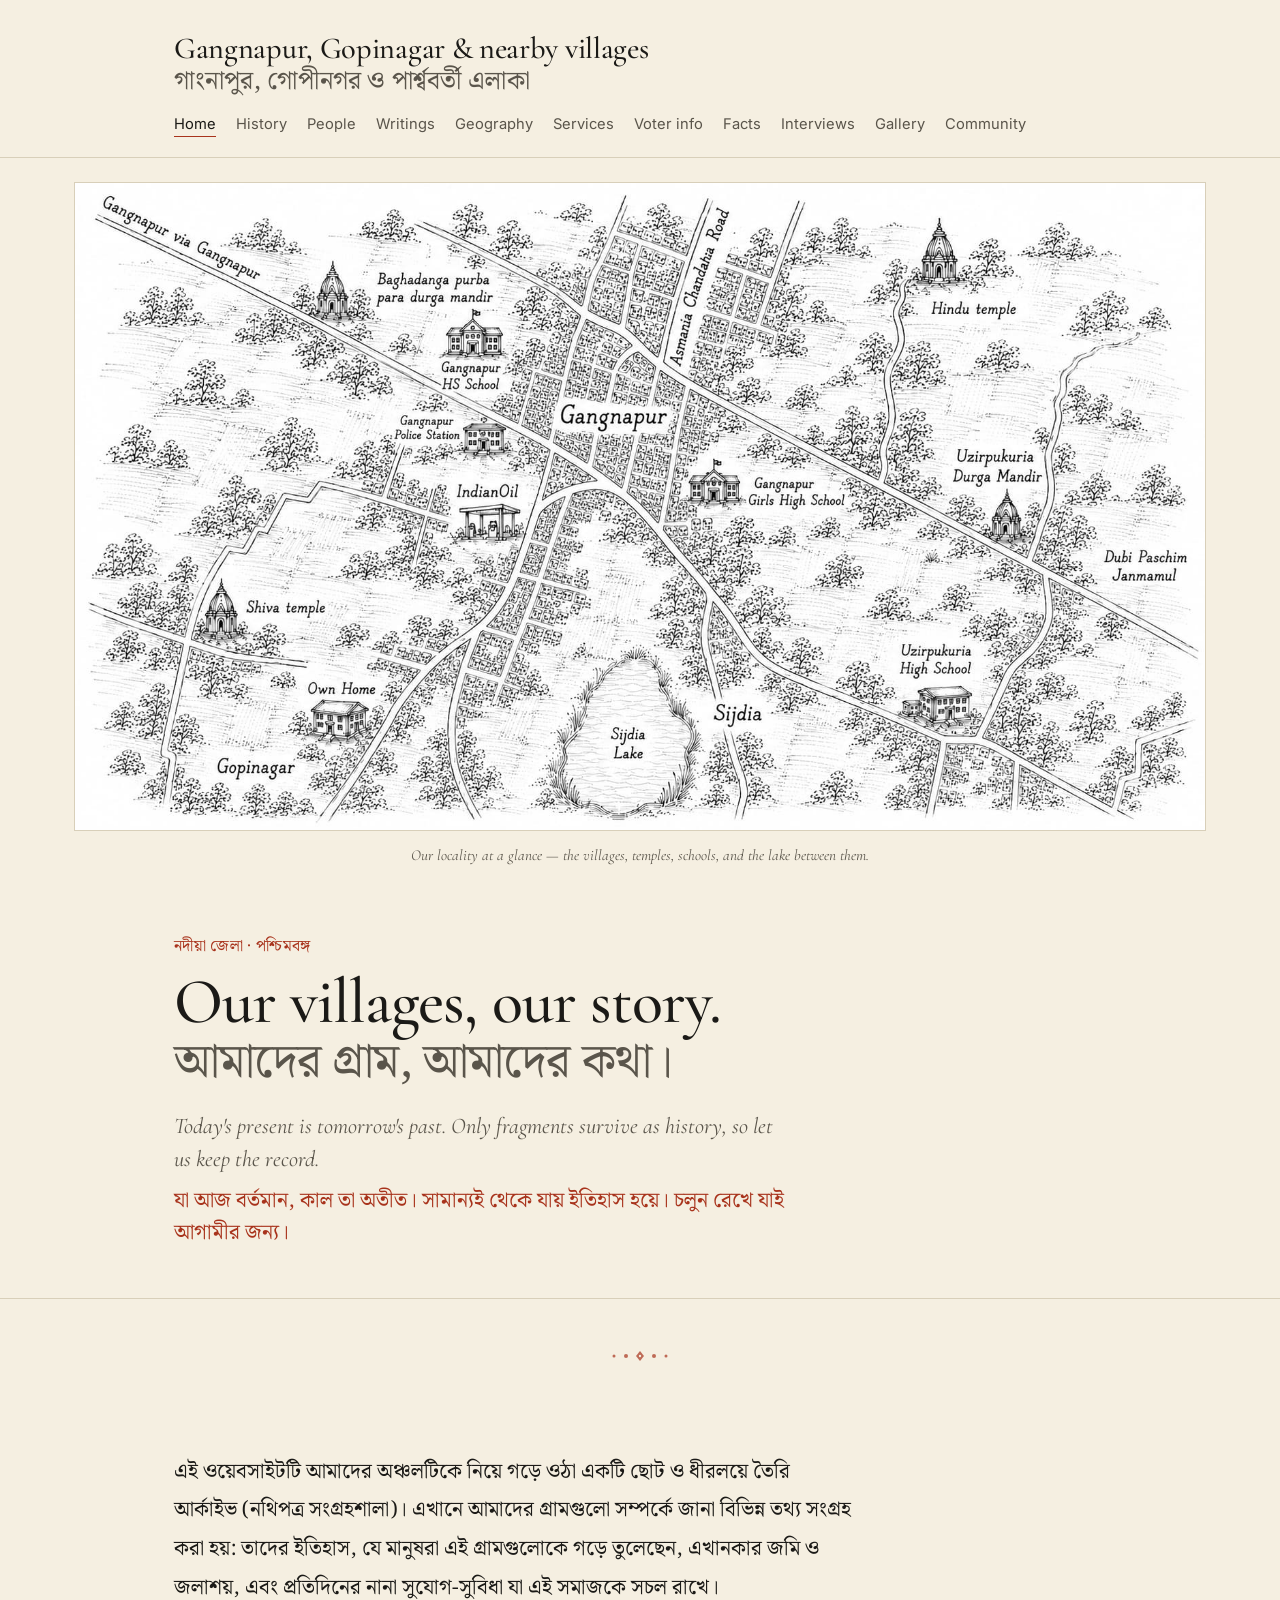
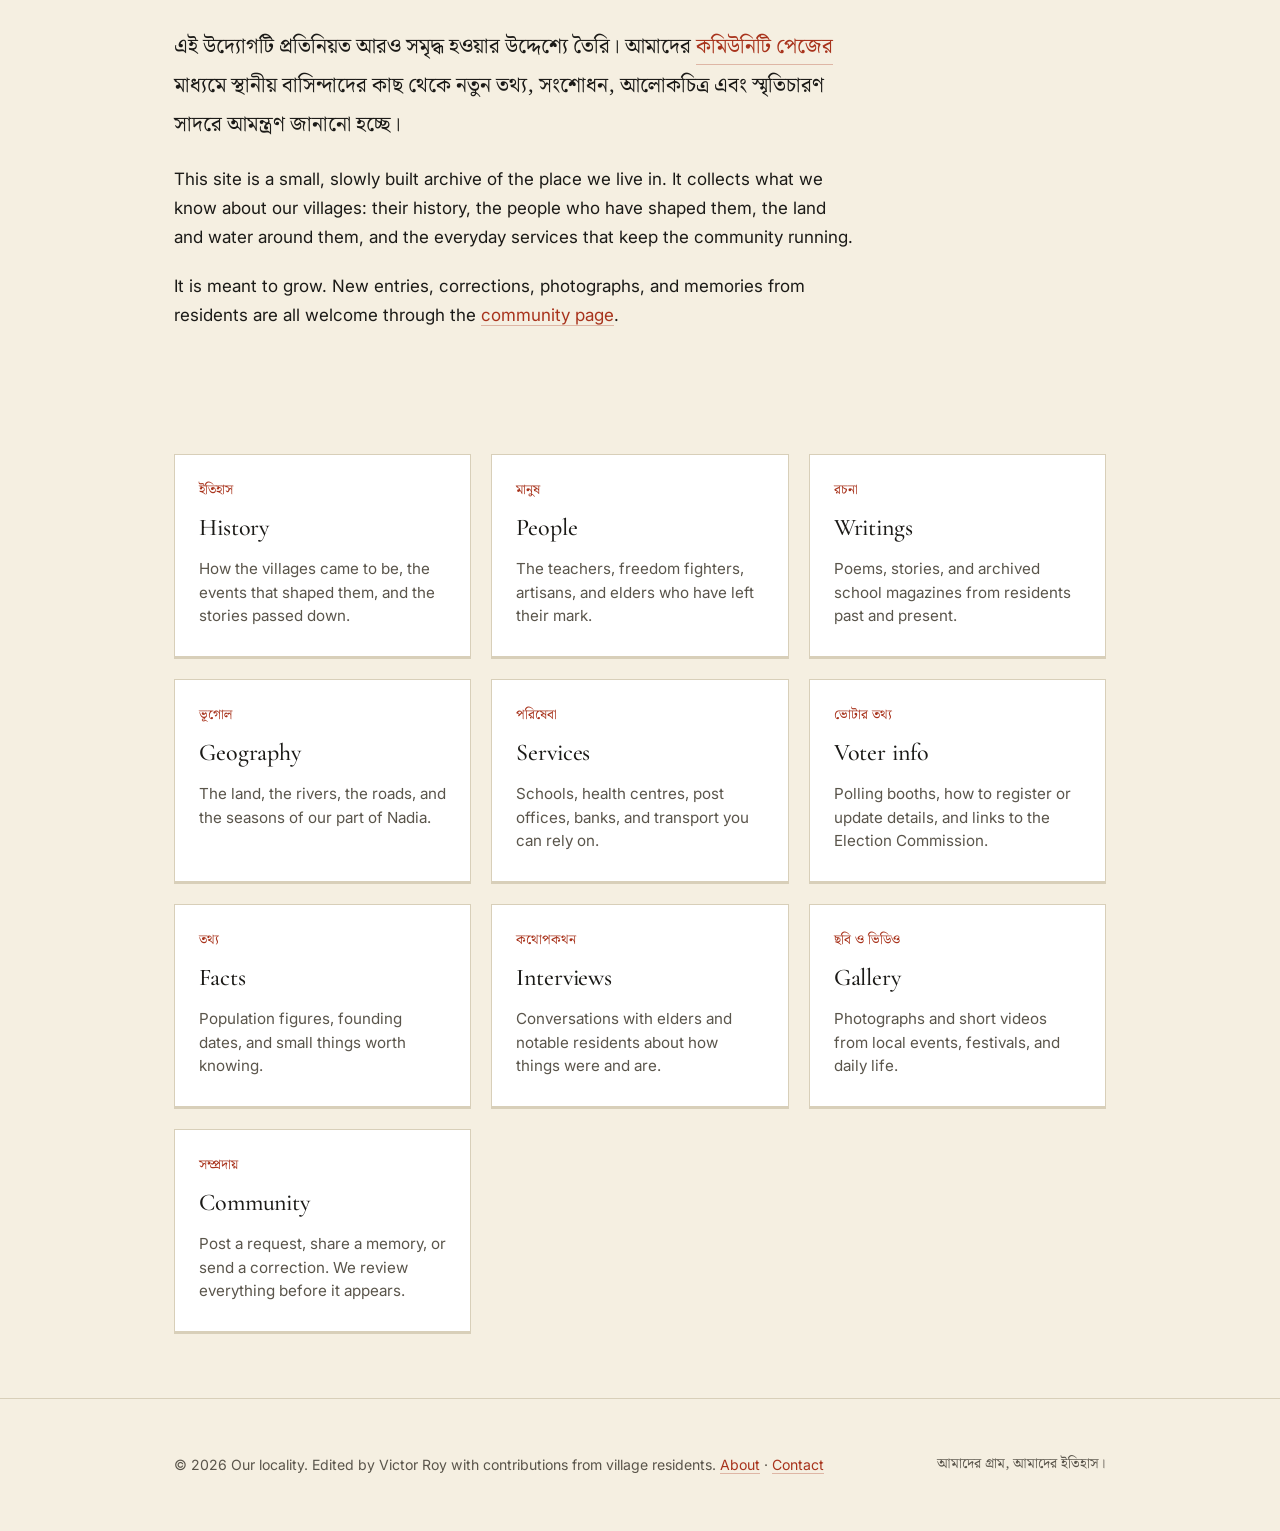
<file: index.html>
<!DOCTYPE html>
<html lang="en">
<head>
<meta charset="UTF-8">
<meta name="viewport" content="width=device-width, initial-scale=1">
<title>Our locality — Gangnapur, Gopinagar and nearby villages</title>
<meta name="description" content="A community-built history and information site for Gangnapur, Gopinagar, and neighbouring villages in Nadia district, West Bengal.">
<link rel="preconnect" href="https://fonts.googleapis.com">
<link rel="preconnect" href="https://fonts.gstatic.com" crossorigin>
<link href="https://fonts.googleapis.com/css2?family=Cormorant+Garamond:ital,wght@0,400;0,500;1,400&family=Inter:wght@400;500&family=Noto+Serif+Bengali:wght@400;500&display=swap" rel="stylesheet">
<link rel="stylesheet" href="css/style.css">
</head>
<body>

<!-- ============================================================
     SHARED HEADER  —  copy this block into every page
     Update one item: the .active class on the current page link
     ============================================================ -->
<header class="site-header">
  <div class="wrap">
    <h1 class="site-title">
      <a href="index.html">
        Gangnapur, Gopinagar &amp; nearby villages
        <span class="bangla">গাংনাপুর, গোপীনগর ও পার্শ্ববর্তী এলাকা</span>
      </a>
    </h1>
    <nav class="site-nav" aria-label="Primary">
      <ul>
        <li><a href="index.html" class="active">Home</a></li>
        <li><a href="history.html">History</a></li>
        <li><a href="people.html">People</a></li>
        <li><a href="writings.html">Writings</a></li>
        <li><a href="geography.html">Geography</a></li>
        <li><a href="services.html">Services</a></li>
        <li><a href="voter.html">Voter info</a></li>
        <li><a href="facts.html">Facts</a></li>
        <li><a href="interviews.html">Interviews</a></li>
        <li><a href="gallery.html">Gallery</a></li>
        <li><a href="community.html">Community</a></li>
      </ul>
    </nav>
  </div>
</header>
<!-- ============================================================
     END SHARED HEADER
     ============================================================ -->

<main>
<figure class="hero-map">
  <div class="hero-map-inner">
    <img src="images/GopinagarGangnapurHandDrawnMap.jpg"
         alt="A hand-drawn map of our locality, showing Gangnapur, Gopinagar, Sijdia, Uzirpukuria and the lanes, temples and lakes between them.">
    <figcaption>Our locality at a glance &mdash; the villages, temples, schools, and the lake between them.</figcaption>
  </div>
</figure>
  <section class="hero">
    <div class="wrap">
      <p class="hero-eyebrow">নদীয়া জেলা · পশ্চিমবঙ্গ</p>
      <h2 class="hero-title">
        Our villages, our story.
        <span class="bangla">আমাদের গ্রাম, আমাদের কথা।</span>
      </h2>
      <p class="hero-lede">
        Today's present is tomorrow's past. Only fragments survive as history, so let us keep the record.
        <span class="bangla">যা আজ বর্তমান, কাল তা অতীত। সামান্যই থেকে যায় ইতিহাস হয়ে। চলুন রেখে যাই আগামীর জন্য।</span>
      </p>
    </div>
  </section>

  <div class="wrap">

    <!-- alpana-inspired section ornament -->
    <div class="ornament" aria-hidden="true">
      <svg viewBox="0 0 64 18" xmlns="http://www.w3.org/2000/svg">
        <circle cx="6" cy="9" r="1.5" fill="currentColor"/>
        <circle cx="18" cy="9" r="2" fill="currentColor"/>
        <path d="M28 9 L32 4 L36 9 L32 14 Z" fill="currentColor"/>
        <circle cx="32" cy="9" r="1.2" fill="var(--paper)"/>
        <circle cx="46" cy="9" r="2" fill="currentColor"/>
        <circle cx="58" cy="9" r="1.5" fill="currentColor"/>
      </svg>
    </div>

<!-- EDIT: the intro paragraph below -->
<section class="prose">
  <p lang="bn">এই ওয়েবসাইটটি আমাদের অঞ্চলটিকে নিয়ে গড়ে ওঠা একটি ছোট ও ধীরলয়ে তৈরি আর্কাইভ (নথিপত্র সংগ্রহশালা)। এখানে আমাদের গ্রামগুলো সম্পর্কে জানা বিভিন্ন তথ্য সংগ্রহ করা হয়: তাদের ইতিহাস, যে মানুষরা এই গ্রামগুলোকে গড়ে তুলেছেন, এখানকার জমি ও জলাশয়, এবং প্রতিদিনের নানা সুযোগ-সুবিধা যা এই সমাজকে সচল রাখে।</p>

  <p lang="bn">এই উদ্যোগটি প্রতিনিয়ত আরও সমৃদ্ধ হওয়ার উদ্দেশ্যে তৈরি। আমাদের <a href="community.html">কমিউনিটি পেজের</a> মাধ্যমে স্থানীয় বাসিন্দাদের কাছ থেকে নতুন তথ্য, সংশোধন, আলোকচিত্র এবং স্মৃতিচারণ সাদরে আমন্ত্রণ জানানো হচ্ছে।</p>

  <p>
    This site is a small, slowly built archive of the place we live in. It collects what we know about our villages: their history, the people who have shaped them, the land and water around them, and the everyday services that keep the community running.
  </p>
  <p>
    It is meant to grow. New entries, corrections, photographs, and memories from residents are all welcome through the <a href="community.html">community page</a>.
  </p>
</section>


    <!-- Section grid — clickable cards to the main sub-pages -->
    <section class="section-grid" aria-label="Site sections">

      <article class="section-card">
        <a href="history.html">
          <span class="bangla">ইতিহাস</span>
          <h3>History</h3>
          <p>How the villages came to be, the events that shaped them, and the stories passed down.</p>
        </a>
      </article>

      <article class="section-card">
        <a href="people.html">
          <span class="bangla">মানুষ</span>
          <h3>People</h3>
          <p>The teachers, freedom fighters, artisans, and elders who have left their mark.</p>
        </a>
      </article>

      <article class="section-card">
        <a href="writings.html">
          <span class="bangla">রচনা</span>
          <h3>Writings</h3>
          <p>Poems, stories, and archived school magazines from residents past and present.</p>
        </a>
      </article>

      <article class="section-card">
        <a href="geography.html">
          <span class="bangla">ভূগোল</span>
          <h3>Geography</h3>
          <p>The land, the rivers, the roads, and the seasons of our part of Nadia.</p>
        </a>
      </article>

      <article class="section-card">
        <a href="services.html">
          <span class="bangla">পরিষেবা</span>
          <h3>Services</h3>
          <p>Schools, health centres, post offices, banks, and transport you can rely on.</p>
        </a>
      </article>

      <article class="section-card">
        <a href="voter.html">
          <span class="bangla">ভোটার তথ্য</span>
          <h3>Voter info</h3>
          <p>Polling booths, how to register or update details, and links to the Election Commission.</p>
        </a>
      </article>

      <article class="section-card">
        <a href="facts.html">
          <span class="bangla">তথ্য</span>
          <h3>Facts</h3>
          <p>Population figures, founding dates, and small things worth knowing.</p>
        </a>
      </article>

      <article class="section-card">
        <a href="interviews.html">
          <span class="bangla">কথোপকথন</span>
          <h3>Interviews</h3>
          <p>Conversations with elders and notable residents about how things were and are.</p>
        </a>
      </article>

      <article class="section-card">
        <a href="gallery.html">
          <span class="bangla">ছবি ও ভিডিও</span>
          <h3>Gallery</h3>
          <p>Photographs and short videos from local events, festivals, and daily life.</p>
        </a>
      </article>

      <article class="section-card">
        <a href="community.html">
          <span class="bangla">সম্প্রদায়</span>
          <h3>Community</h3>
          <p>Post a request, share a memory, or send a correction. We review everything before it appears.</p>
        </a>
      </article>

    </section>

  </div>

</main>

<!-- ============================================================
     SHARED FOOTER  —  copy this block into every page
     ============================================================ -->
<footer class="site-footer">
  <div class="wrap">
    <p>
      © <span id="year"></span> Our locality. Edited by Victor Roy with contributions from village residents.
      <a href="about.html">About</a> · <a href="mailto:YOUR_EMAIL_HERE@gmail.com">Contact</a>
    </p>
    <p class="bangla">আমাদের গ্রাম, আমাদের ইতিহাস।</p>
  </div>
</footer>
<script>document.getElementById('year').textContent = new Date().getFullYear();</script>
<!-- ============================================================
     END SHARED FOOTER
     ============================================================ -->

</body>
</html>
</file>
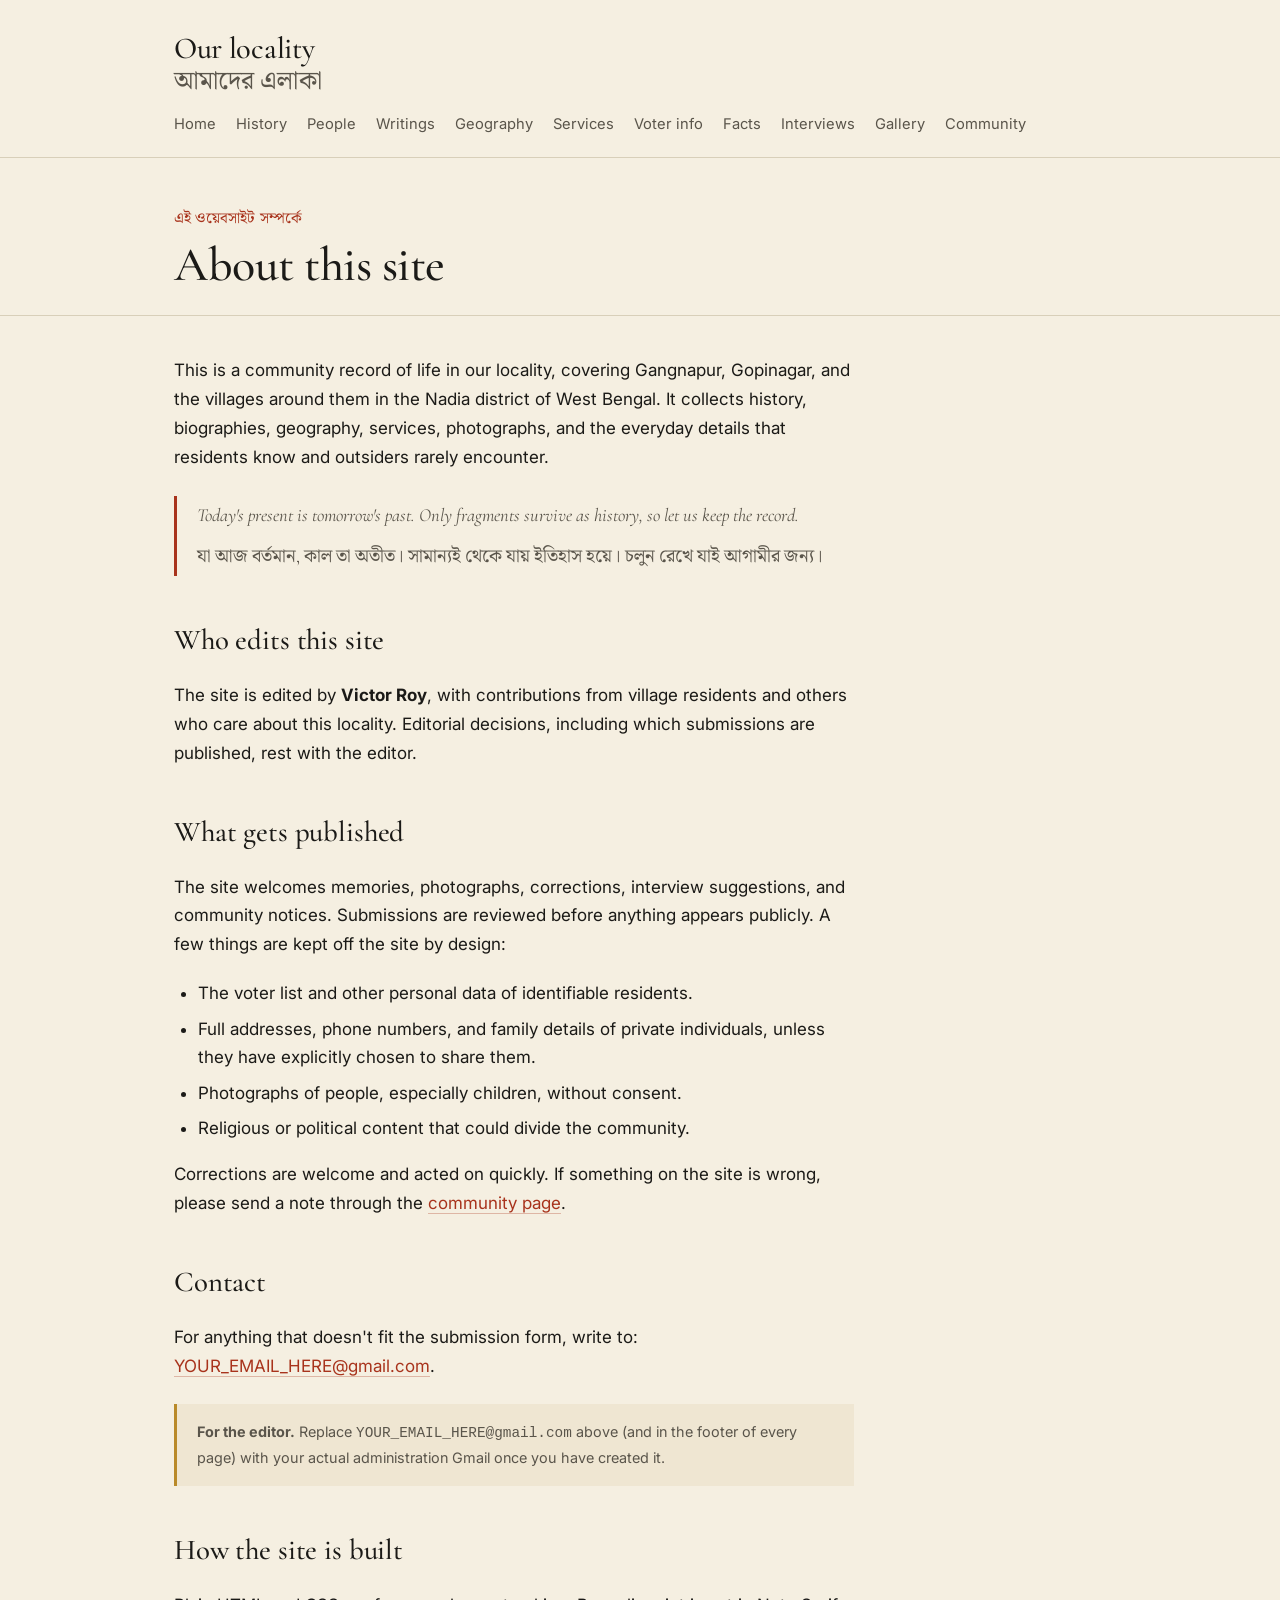
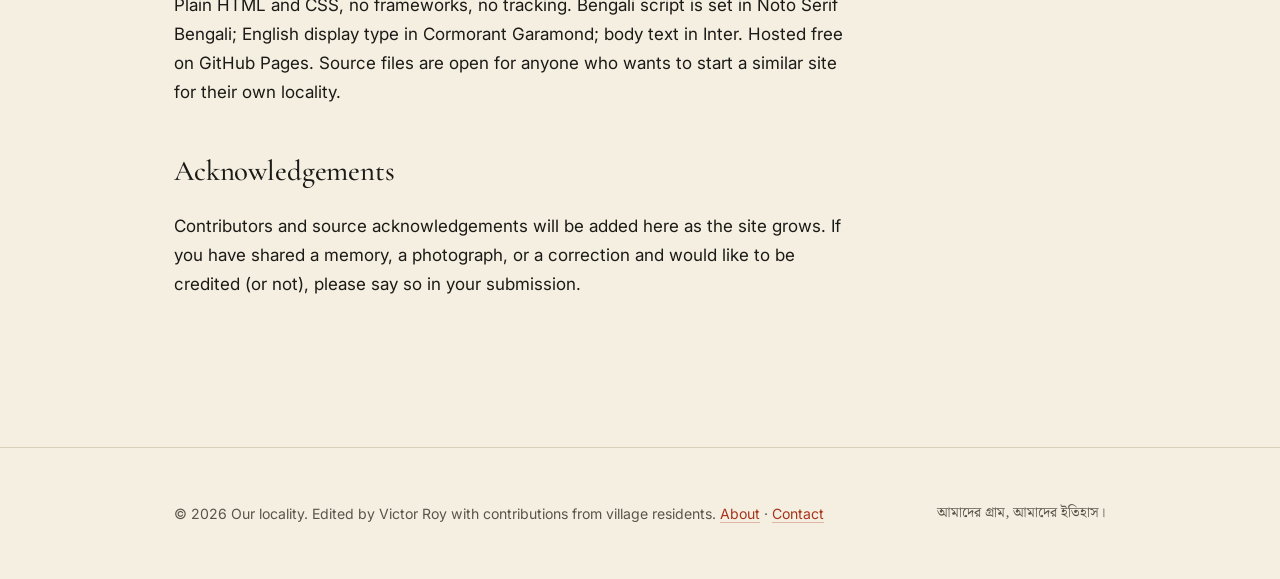
<file: about.html>
<!DOCTYPE html>
<html lang="en">
<head>
<meta charset="UTF-8">
<meta name="viewport" content="width=device-width, initial-scale=1">
<title>About — Our locality</title>
<link rel="preconnect" href="https://fonts.googleapis.com">
<link rel="preconnect" href="https://fonts.gstatic.com" crossorigin>
<link href="https://fonts.googleapis.com/css2?family=Cormorant+Garamond:ital,wght@0,400;0,500;1,400&family=Inter:wght@400;500&family=Noto+Serif+Bengali:wght@400;500&display=swap" rel="stylesheet">
<link rel="stylesheet" href="css/style.css">
</head>
<body>

<header class="site-header">
  <div class="wrap">
    <h1 class="site-title">
      <a href="index.html">Our locality <span class="bangla">আমাদের এলাকা</span></a>
    </h1>
    <nav class="site-nav" aria-label="Primary">
      <ul>
        <li><a href="index.html">Home</a></li>
        <li><a href="history.html">History</a></li>
        <li><a href="people.html">People</a></li>
        <li><a href="writings.html">Writings</a></li>
        <li><a href="geography.html">Geography</a></li>
        <li><a href="services.html">Services</a></li>
        <li><a href="voter.html">Voter info</a></li>
        <li><a href="facts.html">Facts</a></li>
        <li><a href="interviews.html">Interviews</a></li>
        <li><a href="gallery.html">Gallery</a></li>
        <li><a href="community.html">Community</a></li>
      </ul>
    </nav>
  </div>
</header>

<main>

  <header class="page-head">
    <div class="wrap">
      <p class="page-eyebrow">এই ওয়েবসাইট সম্পর্কে</p>
      <h2 class="page-title">About this site</h2>
    </div>
  </header>

  <div class="wrap">
    <article class="prose">

      <p>
        This is a community record of life in our locality, covering Gangnapur, Gopinagar, and the villages around them in the Nadia district of West Bengal. It collects history, biographies, geography, services, photographs, and the everyday details that residents know and outsiders rarely encounter.
      </p>

      <blockquote>
        Today's present is tomorrow's past. Only fragments survive as history, so let us keep the record.
        <span class="bangla" style="display:block; margin-top:0.6rem; font-style:normal;">যা আজ বর্তমান, কাল তা অতীত। সামান্যই থেকে যায় ইতিহাস হয়ে। চলুন রেখে যাই আগামীর জন্য।</span>
      </blockquote>

      <h2>Who edits this site</h2>
      <p>
        The site is edited by <strong>Victor Roy</strong>, with contributions from village residents and others who care about this locality. Editorial decisions, including which submissions are published, rest with the editor.
      </p>

      <h2>What gets published</h2>
      <p>
        The site welcomes memories, photographs, corrections, interview suggestions, and community notices. Submissions are reviewed before anything appears publicly. A few things are kept off the site by design:
      </p>
      <ul>
        <li>The voter list and other personal data of identifiable residents.</li>
        <li>Full addresses, phone numbers, and family details of private individuals, unless they have explicitly chosen to share them.</li>
        <li>Photographs of people, especially children, without consent.</li>
        <li>Religious or political content that could divide the community.</li>
      </ul>
      <p>
        Corrections are welcome and acted on quickly. If something on the site is wrong, please send a note through the <a href="community.html">community page</a>.
      </p>

      <h2>Contact</h2>
      <p>
        For anything that doesn't fit the submission form, write to: <a href="mailto:amaderelaka4@gmail.com">YOUR_EMAIL_HERE@gmail.com</a>.
      </p>
      <div class="note">
        <strong>For the editor.</strong> Replace <code>YOUR_EMAIL_HERE@gmail.com</code> above (and in the footer of every page) with your actual administration Gmail once you have created it.
      </div>

      <h2>How the site is built</h2>
      <p>
        Plain HTML and CSS, no frameworks, no tracking. Bengali script is set in Noto Serif Bengali; English display type in Cormorant Garamond; body text in Inter. Hosted free on GitHub Pages. Source files are open for anyone who wants to start a similar site for their own locality.
      </p>

      <h2>Acknowledgements</h2>
      <p>
        Contributors and source acknowledgements will be added here as the site grows. If you have shared a memory, a photograph, or a correction and would like to be credited (or not), please say so in your submission.
      </p>

    </article>
  </div>

</main>

<footer class="site-footer">
  <div class="wrap">
    <p>
      © <span id="year"></span> Our locality. Edited by Victor Roy with contributions from village residents.
      <a href="about.html">About</a> · <a href="mailto:YOUR_EMAIL_HERE@gmail.com">Contact</a>
    </p>
    <p class="bangla">আমাদের গ্রাম, আমাদের ইতিহাস।</p>
  </div>
</footer>
<script>document.getElementById('year').textContent = new Date().getFullYear();</script>

</body>
</html>
</file>
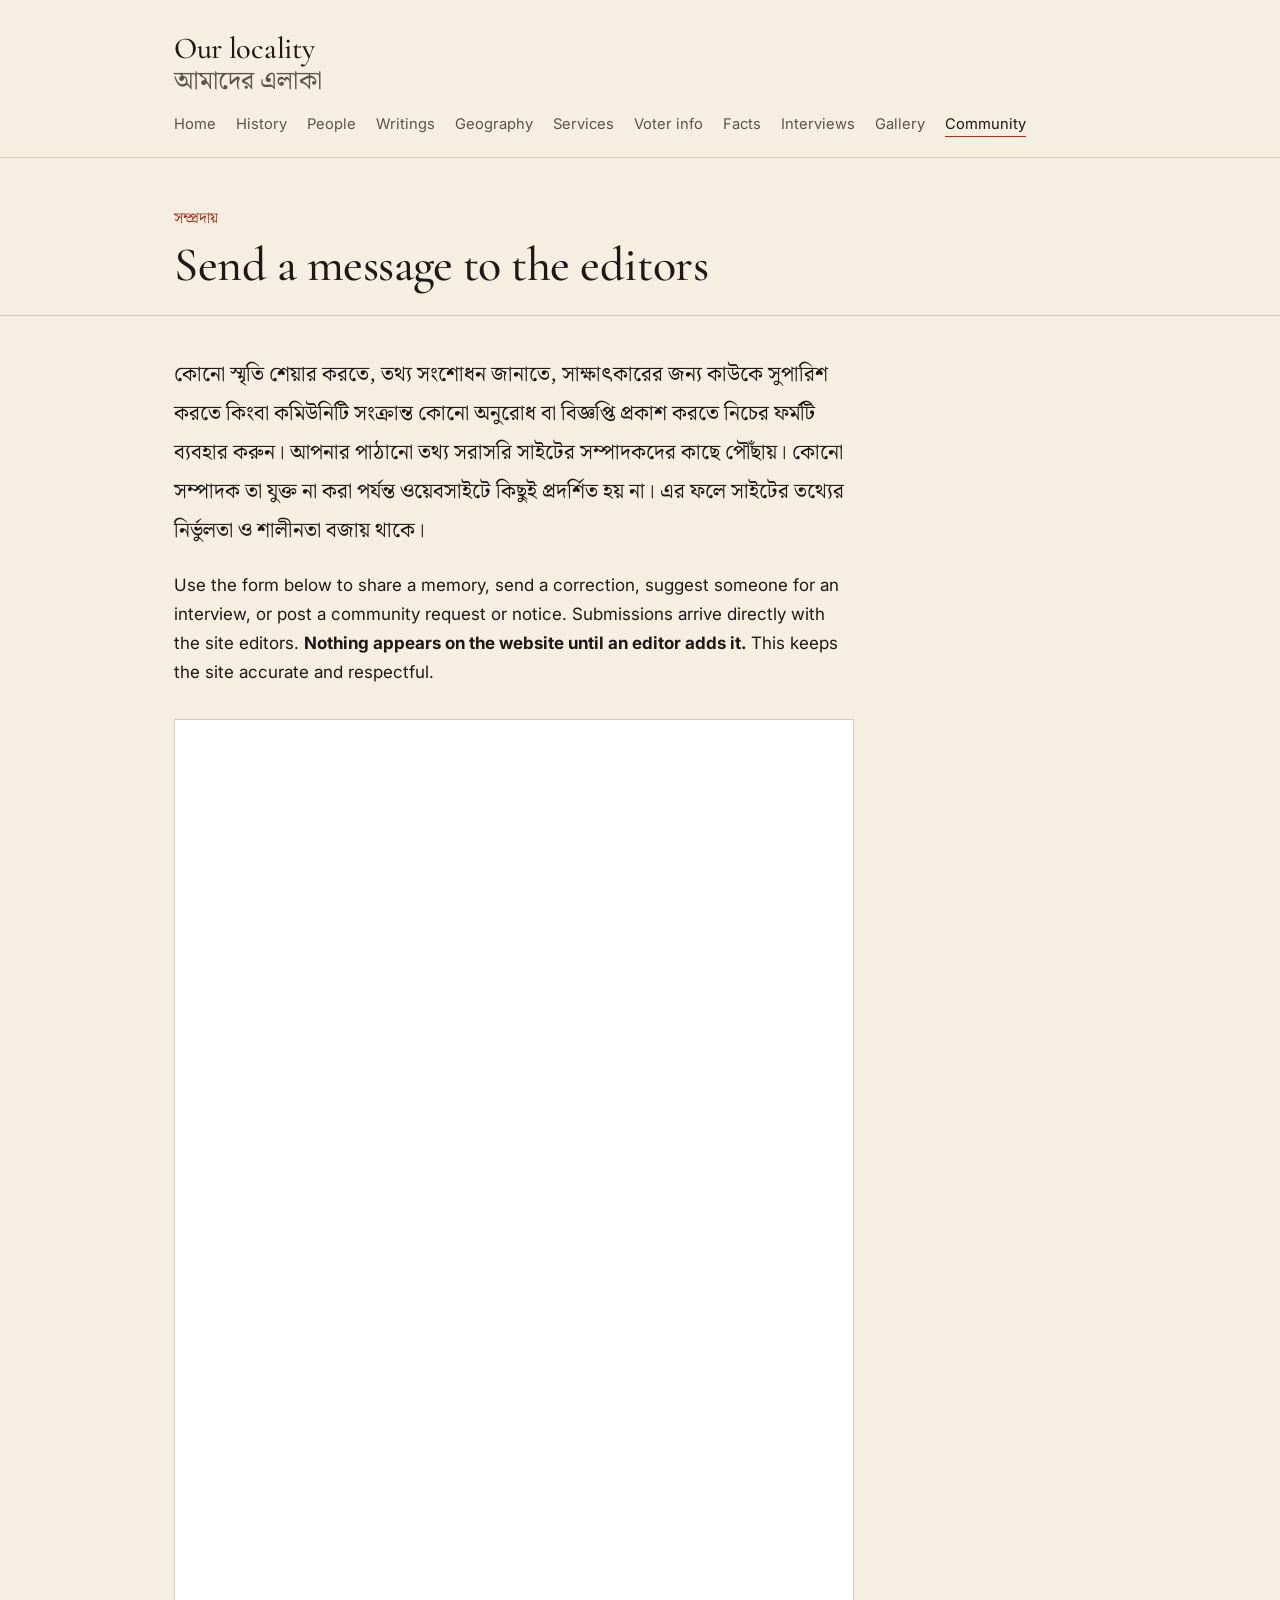
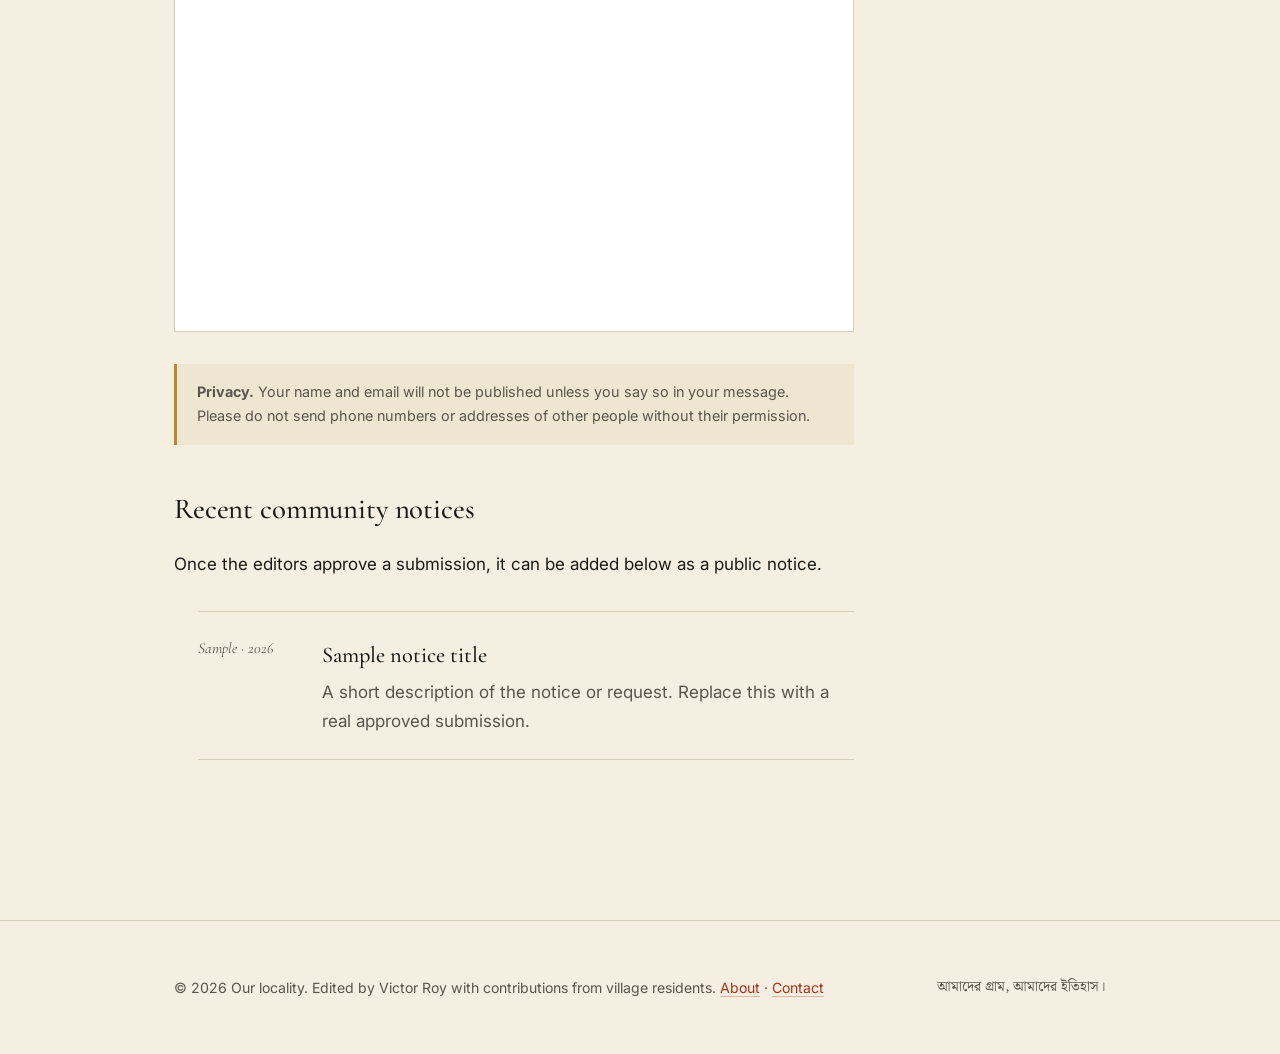
<file: community.html>
<!DOCTYPE html>
<html lang="en">
<head>
<meta charset="UTF-8">
<meta name="viewport" content="width=device-width, initial-scale=1">
<title>Community — Our locality</title>
<link rel="preconnect" href="https://fonts.googleapis.com">
<link rel="preconnect" href="https://fonts.gstatic.com" crossorigin>
<link href="https://fonts.googleapis.com/css2?family=Cormorant+Garamond:ital,wght@0,400;0,500;1,400&family=Inter:wght@400;500&family=Noto+Serif+Bengali:wght@400;500&display=swap" rel="stylesheet">
<link rel="stylesheet" href="css/style.css">
</head>
<body>

<header class="site-header">
  <div class="wrap">
    <h1 class="site-title">
      <a href="index.html">Our locality <span class="bangla">আমাদের এলাকা</span></a>
    </h1>
    <nav class="site-nav" aria-label="Primary">
      <ul>
        <li><a href="index.html">Home</a></li>
        <li><a href="history.html">History</a></li>
        <li><a href="people.html">People</a></li>
        <li><a href="writings.html">Writings</a></li>
        <li><a href="geography.html">Geography</a></li>
        <li><a href="services.html">Services</a></li>
        <li><a href="voter.html">Voter info</a></li>
        <li><a href="facts.html">Facts</a></li>
        <li><a href="interviews.html">Interviews</a></li>
        <li><a href="gallery.html">Gallery</a></li>
        <li><a href="community.html" class="active">Community</a></li>
      </ul>
    </nav>
  </div>
</header>

<main>

  <header class="page-head">
    <div class="wrap">
      <p class="page-eyebrow">সম্প্রদায়</p>
      <h2 class="page-title">Send a message to the editors</h2>
    </div>
  </header>

  <div class="wrap">
    <article class="prose">
<p lang="bn"> কোনো স্মৃতি শেয়ার করতে, তথ্য সংশোধন জানাতে, সাক্ষাৎকারের জন্য কাউকে সুপারিশ করতে কিংবা কমিউনিটি সংক্রান্ত কোনো অনুরোধ বা বিজ্ঞপ্তি প্রকাশ করতে নিচের ফর্মটি ব্যবহার করুন। আপনার পাঠানো তথ্য সরাসরি সাইটের সম্পাদকদের কাছে পৌঁছায়। কোনো সম্পাদক তা যুক্ত না করা পর্যন্ত ওয়েবসাইটে কিছুই প্রদর্শিত হয় না। এর ফলে সাইটের তথ্যের নির্ভুলতা ও শালীনতা বজায় থাকে। </p>
      <p>
        Use the form below to share a memory, send a correction, suggest someone for an interview, or post a community request or notice. Submissions arrive directly with the site editors. <strong>Nothing appears on the website until an editor adds it.</strong> This keeps the site accurate and respectful.
      </p>

      <!--
        =====================================================
        GOOGLE FORM SETUP — read before going live
        =====================================================
        The site uses a Google Form for submissions. It is
        free, has no submission cap, and the results go into
        a Google Sheet you control.

        To activate:
          1. Go to https://forms.google.com and create a form.
             Suggested fields: Name, Village, Email,
             Type of submission (multiple choice), Message.
          2. Open your form, click "Send" (top right),
             then click the <> embed icon.
          3. Copy the <iframe> code Google gives you.
          4. Paste it inside the <div class="form-embed">
             block below, replacing the placeholder iframe.
          5. Optional: in the form's "Responses" tab, click
             the Sheets icon to send all submissions to a
             Google Sheet for easy review.

        Approved submissions can then be added to the
        "Recent community notices" list further down this page.
        =====================================================
      -->

      <div class="form-embed">
        <!-- EDIT: replace the iframe below with the one Google gives you -->
       
          <iframe src="https://docs.google.com/forms/d/e/1FAIpQLSdZK1JL1VFiOJckKtPBLARMQwDcWJ4YLjbJf41Wt07LIeZP2A/viewform?embedded=true" width="640" height="1195" frameborder="0" marginheight="0" marginwidth="0">Loading…</iframe>
     
      </div>

      <div class="note">
        <strong>Privacy.</strong> Your name and email will not be published unless you say so in your message. Please do not send phone numbers or addresses of other people without their permission.
      </div>

      <h2>Recent community notices</h2>
      <p>
        Once the editors approve a submission, it can be added below as a public notice.
      </p>

      <!-- EDIT: when you approve a submission, copy this <li> block and fill it in -->
      <ul class="entry-list">
        <li>
          <div class="entry-meta">Sample · 2026</div>
          <div class="entry-body">
            <h3>Sample notice title</h3>
            <p>A short description of the notice or request. Replace this with a real approved submission.</p>
          </div>
        </li>
      </ul>

    </article>
  </div>

</main>

<footer class="site-footer">
  <div class="wrap">
    <p>
      © <span id="year"></span> Our locality. Edited by Victor Roy with contributions from village residents.
      <a href="about.html">About</a> · <a href="mailto:YOUR_EMAIL_HERE@gmail.com">Contact</a>
    </p>
    <p class="bangla">আমাদের গ্রাম, আমাদের ইতিহাস।</p>
  </div>
</footer>
<script>document.getElementById('year').textContent = new Date().getFullYear();</script>

</body>
</html>
</file>
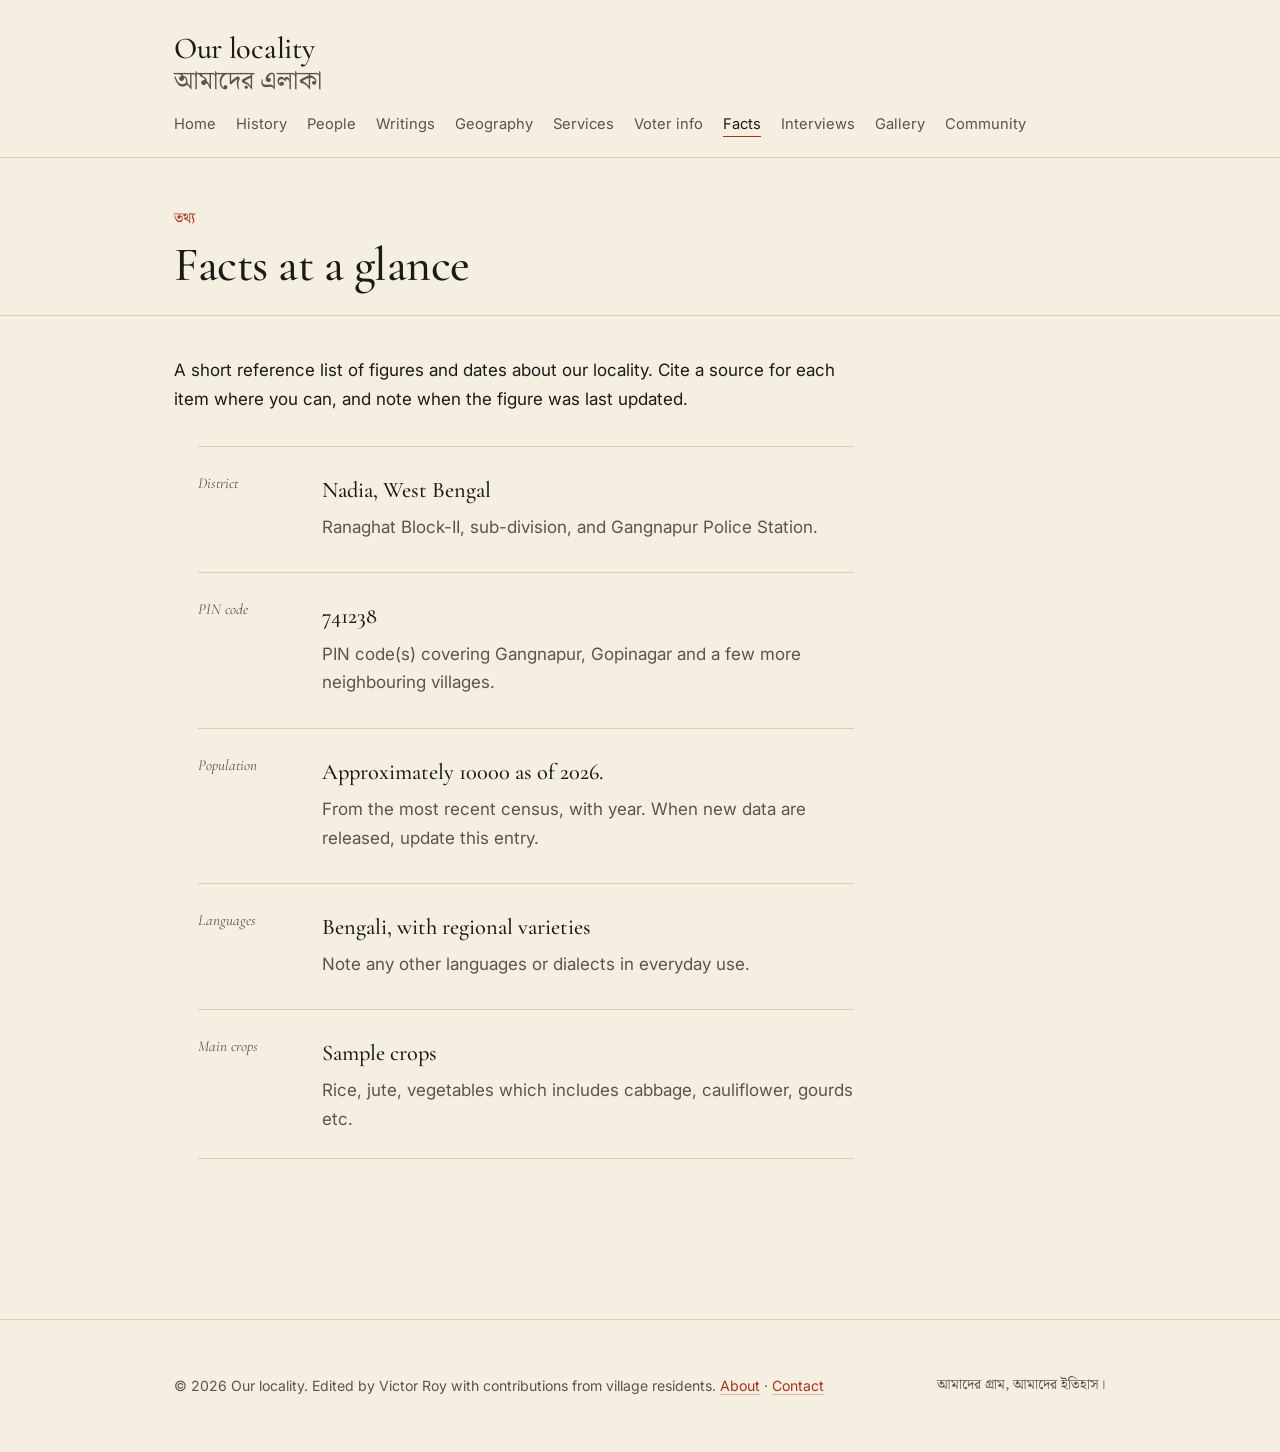
<file: facts.html>
<!DOCTYPE html>
<html lang="en">
<head>
<meta charset="UTF-8">
<meta name="viewport" content="width=device-width, initial-scale=1">
<title>Facts — Our locality</title>
<link rel="preconnect" href="https://fonts.googleapis.com">
<link rel="preconnect" href="https://fonts.gstatic.com" crossorigin>
<link href="https://fonts.googleapis.com/css2?family=Cormorant+Garamond:ital,wght@0,400;0,500;1,400&family=Inter:wght@400;500&family=Noto+Serif+Bengali:wght@400;500&display=swap" rel="stylesheet">
<link rel="stylesheet" href="css/style.css">
</head>
<body>

<header class="site-header">
  <div class="wrap">
    <h1 class="site-title">
      <a href="index.html">Our locality <span class="bangla">আমাদের এলাকা</span></a>
    </h1>
    <nav class="site-nav" aria-label="Primary">
      <ul>
        <li><a href="index.html">Home</a></li>
        <li><a href="history.html">History</a></li>
        <li><a href="people.html">People</a></li>
        <li><a href="writings.html">Writings</a></li>
        <li><a href="geography.html">Geography</a></li>
        <li><a href="services.html">Services</a></li>
        <li><a href="voter.html">Voter info</a></li>
        <li><a href="facts.html" class="active">Facts</a></li>
        <li><a href="interviews.html">Interviews</a></li>
        <li><a href="gallery.html">Gallery</a></li>
        <li><a href="community.html">Community</a></li>
      </ul>
    </nav>
  </div>
</header>

<main>

  <header class="page-head">
    <div class="wrap">
      <p class="page-eyebrow">তথ্য</p>
      <h2 class="page-title">Facts at a glance</h2>
    </div>
  </header>

  <div class="wrap">
    <article class="prose">

      <p>
        A short reference list of figures and dates about our locality. Cite a source for each item where you can, and note when the figure was last updated.
      </p>

      <ul class="entry-list">

        <li>
          <div class="entry-meta">District</div>
          <div class="entry-body">
            <h3>Nadia, West Bengal</h3>
            <p>Ranaghat Block-II, sub-division, and Gangnapur Police Station.</p>
          </div>
        </li>

        <li>
          <div class="entry-meta">PIN code</div>
          <div class="entry-body">
            <h3>741238</h3>
            <p> PIN code(s) covering Gangnapur, Gopinagar and a few more neighbouring villages.</p>
          </div>
        </li>

        <li>
          <div class="entry-meta">Population</div>
          <div class="entry-body">
            <h3>Approximately 10000 as of 2026.</h3>
            <p>From the most recent census, with year. When new data are released, update this entry.</p>
          </div>
        </li>

        <li>
          <div class="entry-meta">Languages</div>
          <div class="entry-body">
            <h3>Bengali, with regional varieties</h3>
            <p>Note any other languages or dialects in everyday use.</p>
          </div>
        </li>

        <li>
          <div class="entry-meta">Main crops</div>
          <div class="entry-body">
            <h3>Sample crops</h3>
            <p>Rice, jute, vegetables which includes cabbage, cauliflower, gourds etc.</p>
          </div>
        </li>

      </ul>

    </article>
  </div>

</main>

<footer class="site-footer">
  <div class="wrap">
    <p>
      © <span id="year"></span> Our locality. Edited by Victor Roy with contributions from village residents.
      <a href="about.html">About</a> · <a href="mailto:YOUR_EMAIL_HERE@gmail.com">Contact</a>
    </p>
    <p class="bangla">আমাদের গ্রাম, আমাদের ইতিহাস।</p>
  </div>
</footer>
<script>document.getElementById('year').textContent = new Date().getFullYear();</script>

</body>
</html>
</file>
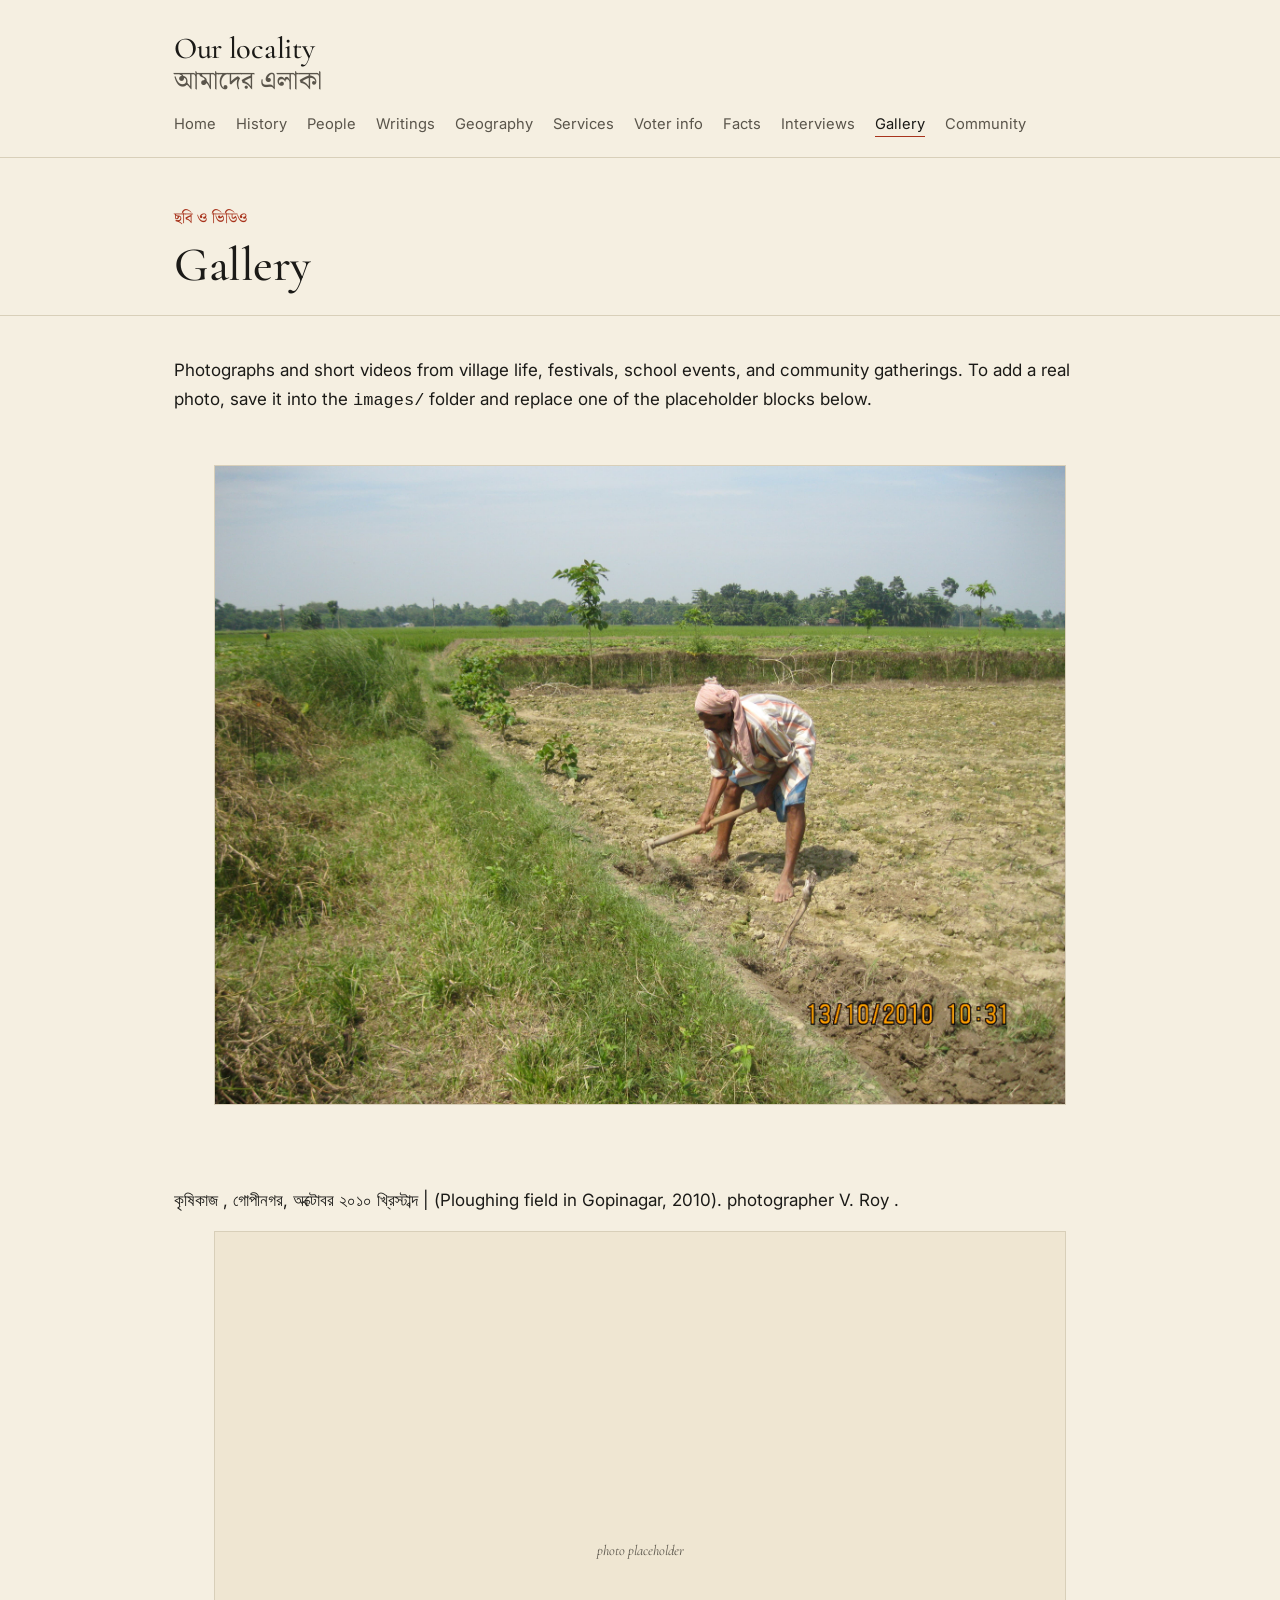
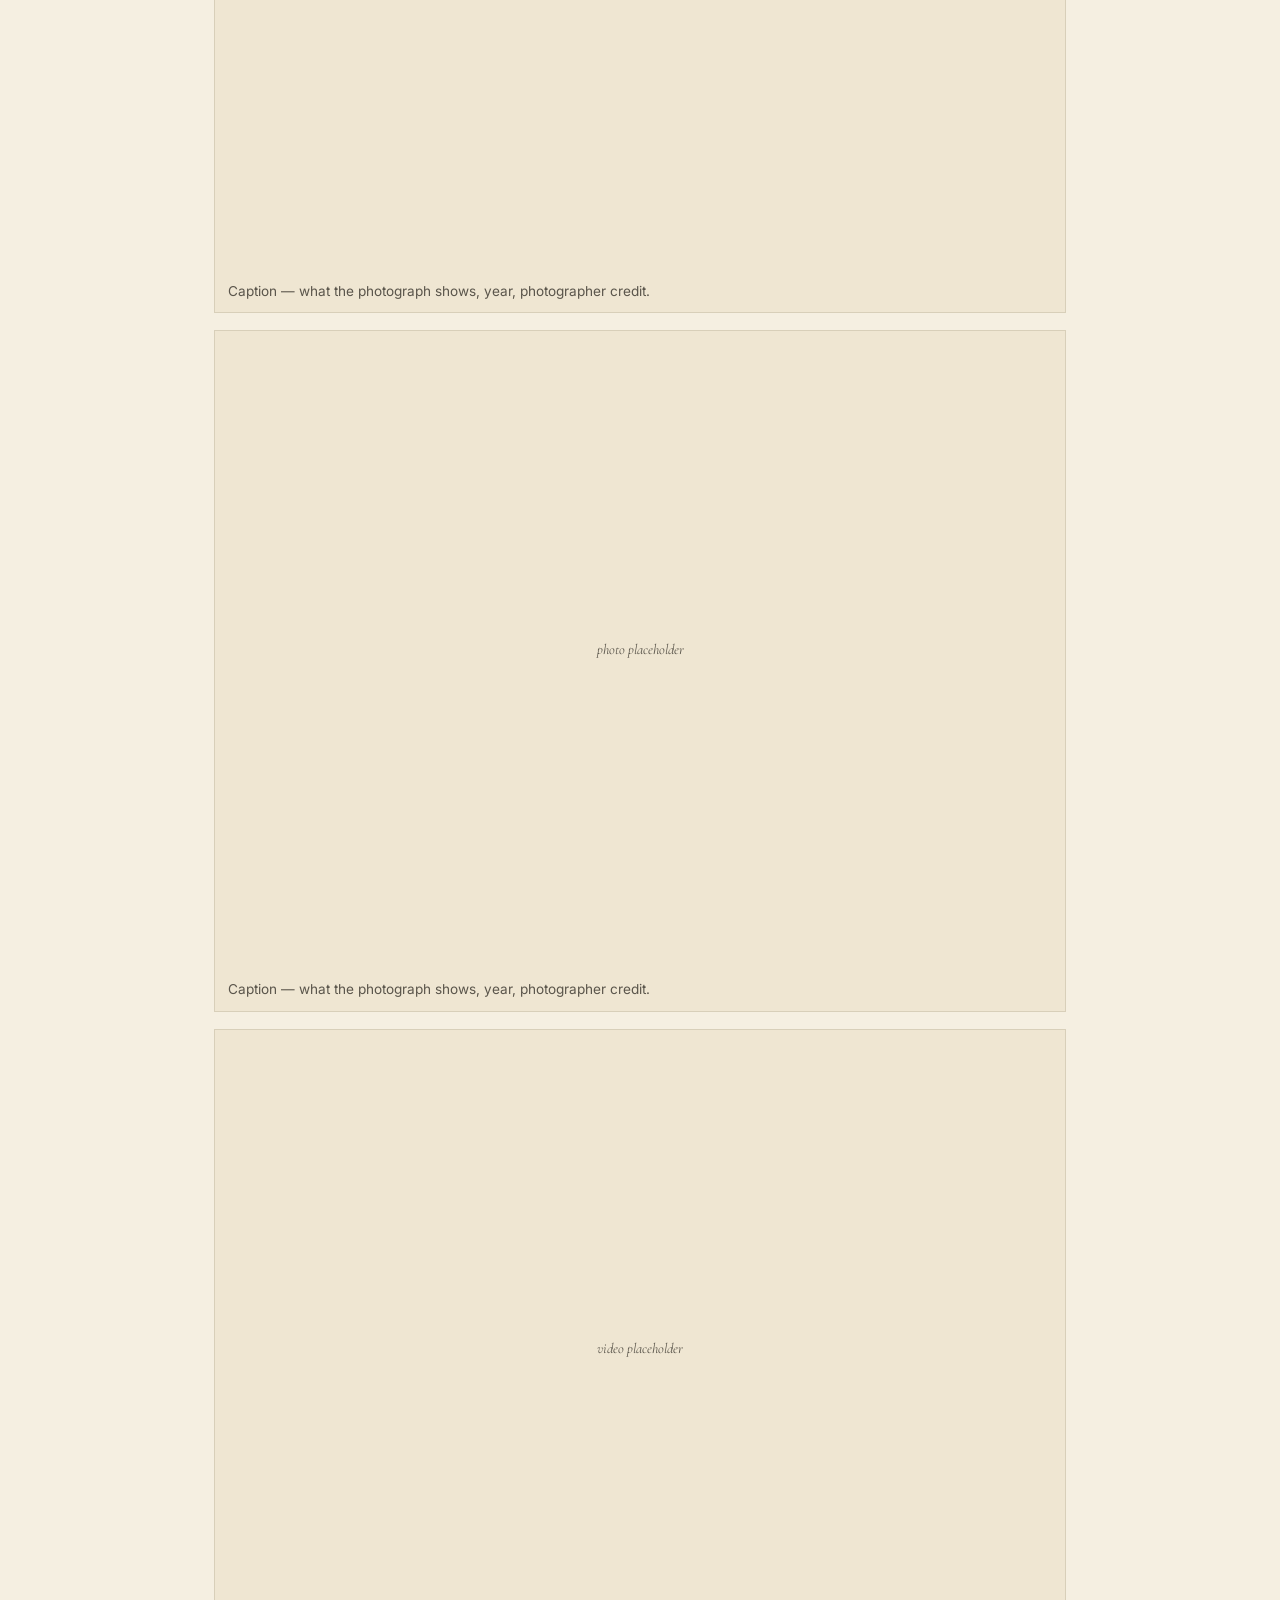
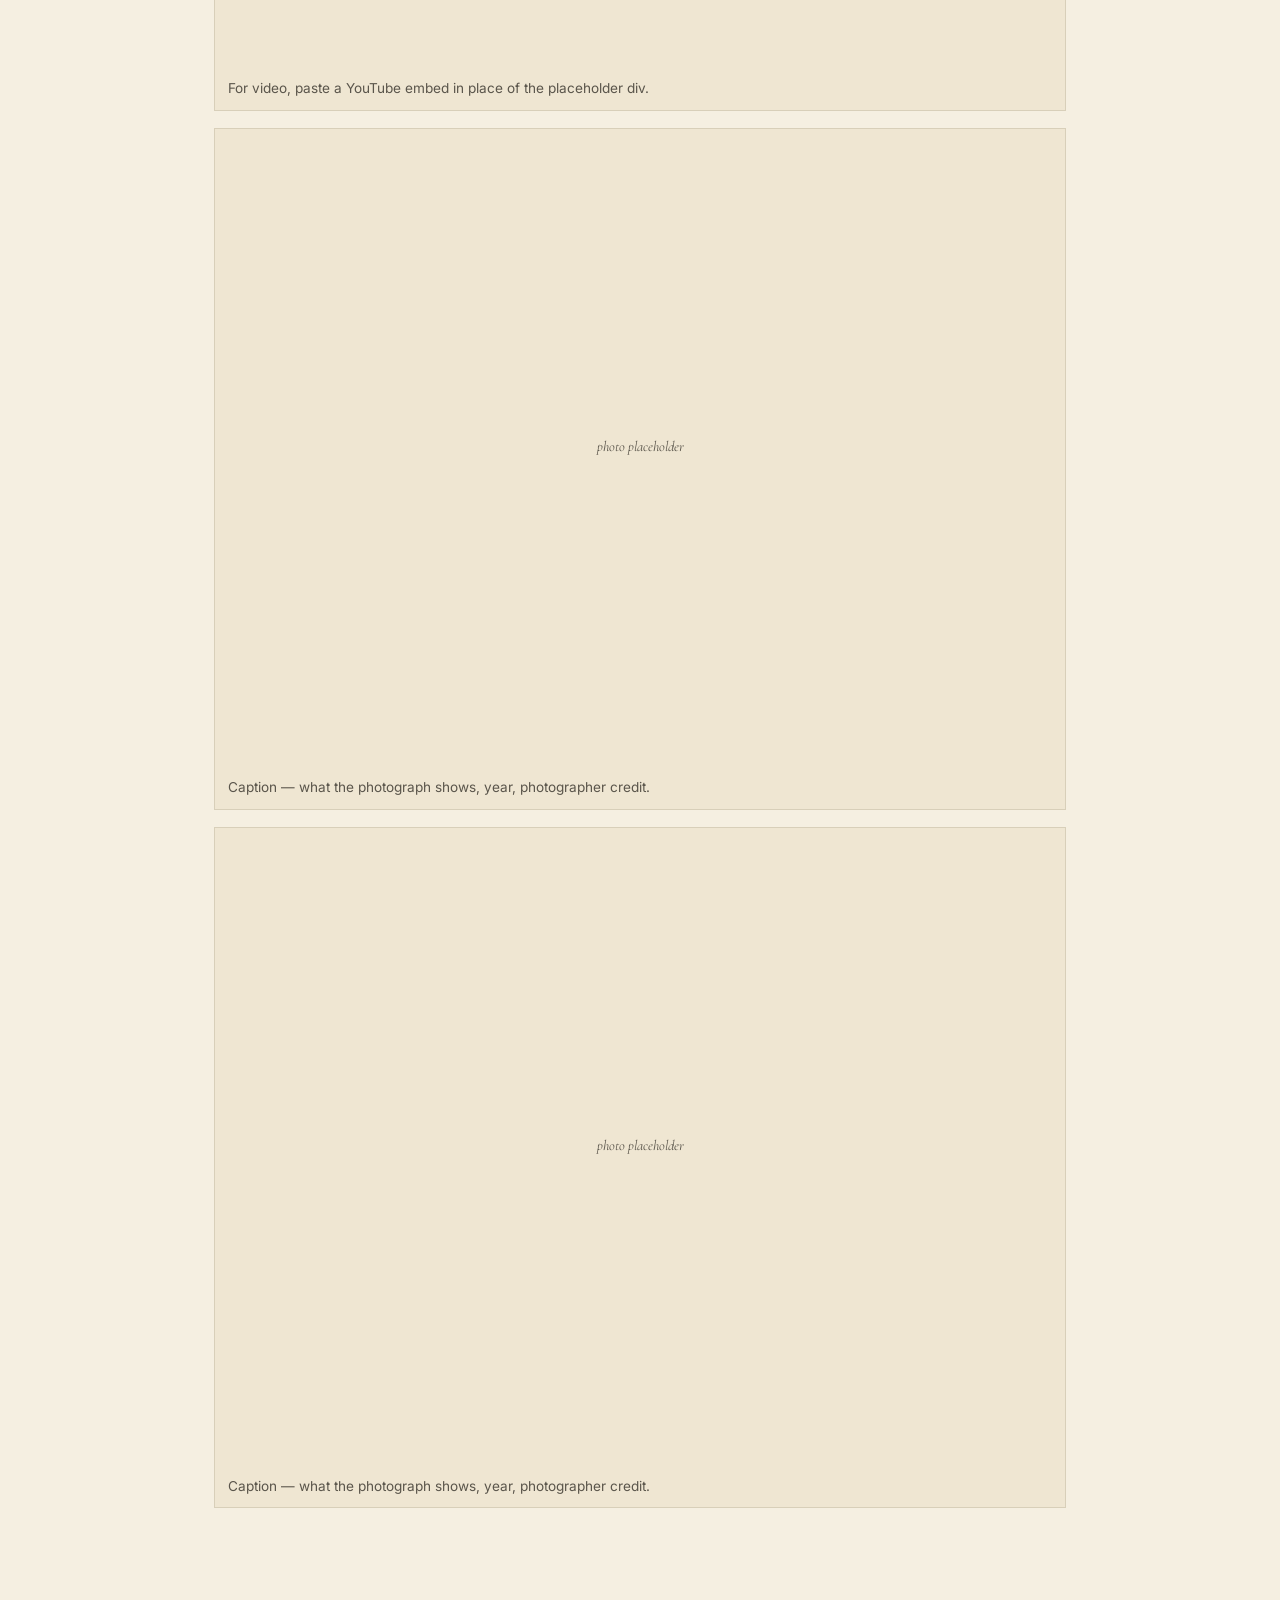
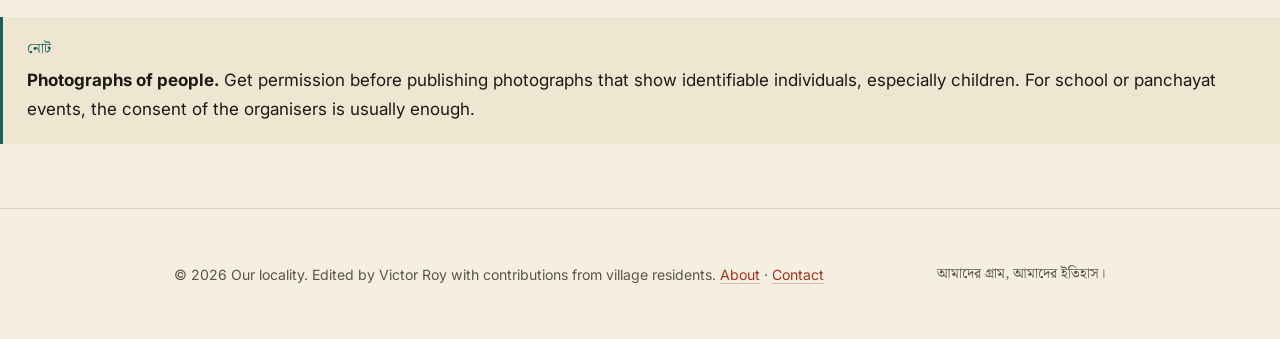
<file: gallery.html>
<!DOCTYPE html>
<html lang="en">
<head>
<meta charset="UTF-8">
<meta name="viewport" content="width=device-width, initial-scale=1">
<title>Gallery — Our locality</title>
<link rel="preconnect" href="https://fonts.googleapis.com">
<link rel="preconnect" href="https://fonts.gstatic.com" crossorigin>
<link href="https://fonts.googleapis.com/css2?family=Cormorant+Garamond:ital,wght@0,400;0,500;1,400&family=Inter:wght@400;500&family=Noto+Serif+Bengali:wght@400;500&display=swap" rel="stylesheet">
<link rel="stylesheet" href="css/style.css">
<style>
  /* Gallery-specific layout */
  .gallery-grid {
    display: grid;
    grid-template-columns: repeat(auto-fit, minmax(220px, 1fr));
    gap: 1rem;
    margin: 2rem 0 4rem;
  }
  .gallery-item {
    background: var(--paper-warm);
    border: 1px solid var(--rule);
  }
  .gallery-item .placeholder {
    aspect-ratio: 4 / 3;
    display: flex;
    align-items: center;
    justify-content: center;
    color: var(--ink-muted);
    font-family: var(--display);
    font-style: italic;
    font-size: 0.9rem;
    background: var(--paper-warm);
  }
  .gallery-item img {
    aspect-ratio: 4 / 3;
    object-fit: cover;
    width: 100%;
  }
  .gallery-item figcaption {
    padding: 0.6rem 0.8rem;
    font-size: 0.85rem;
    color: var(--ink-muted);
  }
</style>
</head>
<body>

<header class="site-header">
  <div class="wrap">
    <h1 class="site-title">
      <a href="index.html">Our locality <span class="bangla">আমাদের এলাকা</span></a>
    </h1>
    <nav class="site-nav" aria-label="Primary">
      <ul>
        <li><a href="index.html">Home</a></li>
        <li><a href="history.html">History</a></li>
        <li><a href="people.html">People</a></li>
        <li><a href="writings.html">Writings</a></li>
        <li><a href="geography.html">Geography</a></li>
        <li><a href="services.html">Services</a></li>
        <li><a href="voter.html">Voter info</a></li>
        <li><a href="facts.html">Facts</a></li>
        <li><a href="interviews.html">Interviews</a></li>
        <li><a href="gallery.html" class="active">Gallery</a></li>
        <li><a href="community.html">Community</a></li>
      </ul>
    </nav>
  </div>
</header>

<main>

  <header class="page-head">
    <div class="wrap">
      <p class="page-eyebrow">ছবি ও ভিডিও</p>
      <h2 class="page-title">Gallery</h2>
    </div>
  </header>

  <div class="wrap">
    <article class="prose" style="max-width: none;">

      <p>
        Photographs and short videos from village life, festivals, school events, and community gatherings. To add a real photo, save it into the <code>images/</code> folder and replace one of the placeholder blocks below.
      </p>

      <div class="gallery-grid">

        <!-- EDIT: replace placeholders with <img src="images/your-photo.jpg" alt="..."> -->
        <figure class="gallery-item">
          <img src="images/cultivation-gopinagar-2010.jpg" alt="A farmer ploughing a field in Gopinagar, 2010."></div>
          <figcaption> কৃষিকাজ , গোপীনগর, অক্টোবর ২০১০ খ্রিস্টাব্দ | (Ploughing field in Gopinagar, 2010). photographer V. Roy .</figcaption>
        </figure>
        <figure class="gallery-item">
          <div class="placeholder">photo placeholder</div>
          <figcaption>Caption — what the photograph shows, year, photographer credit.</figcaption>
        </figure>
        <figure class="gallery-item">
          <div class="placeholder">photo placeholder</div>
          <figcaption>Caption — what the photograph shows, year, photographer credit.</figcaption>
        </figure>
        <figure class="gallery-item">
          <div class="placeholder">video placeholder</div>
          <figcaption>For video, paste a YouTube embed in place of the placeholder div.</figcaption>
        </figure>
        <figure class="gallery-item">
          <div class="placeholder">photo placeholder</div>
          <figcaption>Caption — what the photograph shows, year, photographer credit.</figcaption>
        </figure>
        <figure class="gallery-item">
          <div class="placeholder">photo placeholder</div>
          <figcaption>Caption — what the photograph shows, year, photographer credit.</figcaption>
        </figure>

      </div>

      <div class="aside-box">
        <span class="bangla">নোট</span>
        <strong>Photographs of people.</strong> Get permission before publishing photographs that show identifiable individuals, especially children. For school or panchayat events, the consent of the organisers is usually enough.
      </div>

    </article>
  </div>

</main>

<footer class="site-footer">
  <div class="wrap">
    <p>
      © <span id="year"></span> Our locality. Edited by Victor Roy with contributions from village residents.
      <a href="about.html">About</a> · <a href="mailto:YOUR_EMAIL_HERE@gmail.com">Contact</a>
    </p>
    <p class="bangla">আমাদের গ্রাম, আমাদের ইতিহাস।</p>
  </div>
</footer>
<script>document.getElementById('year').textContent = new Date().getFullYear();</script>

</body>
</html>
</file>
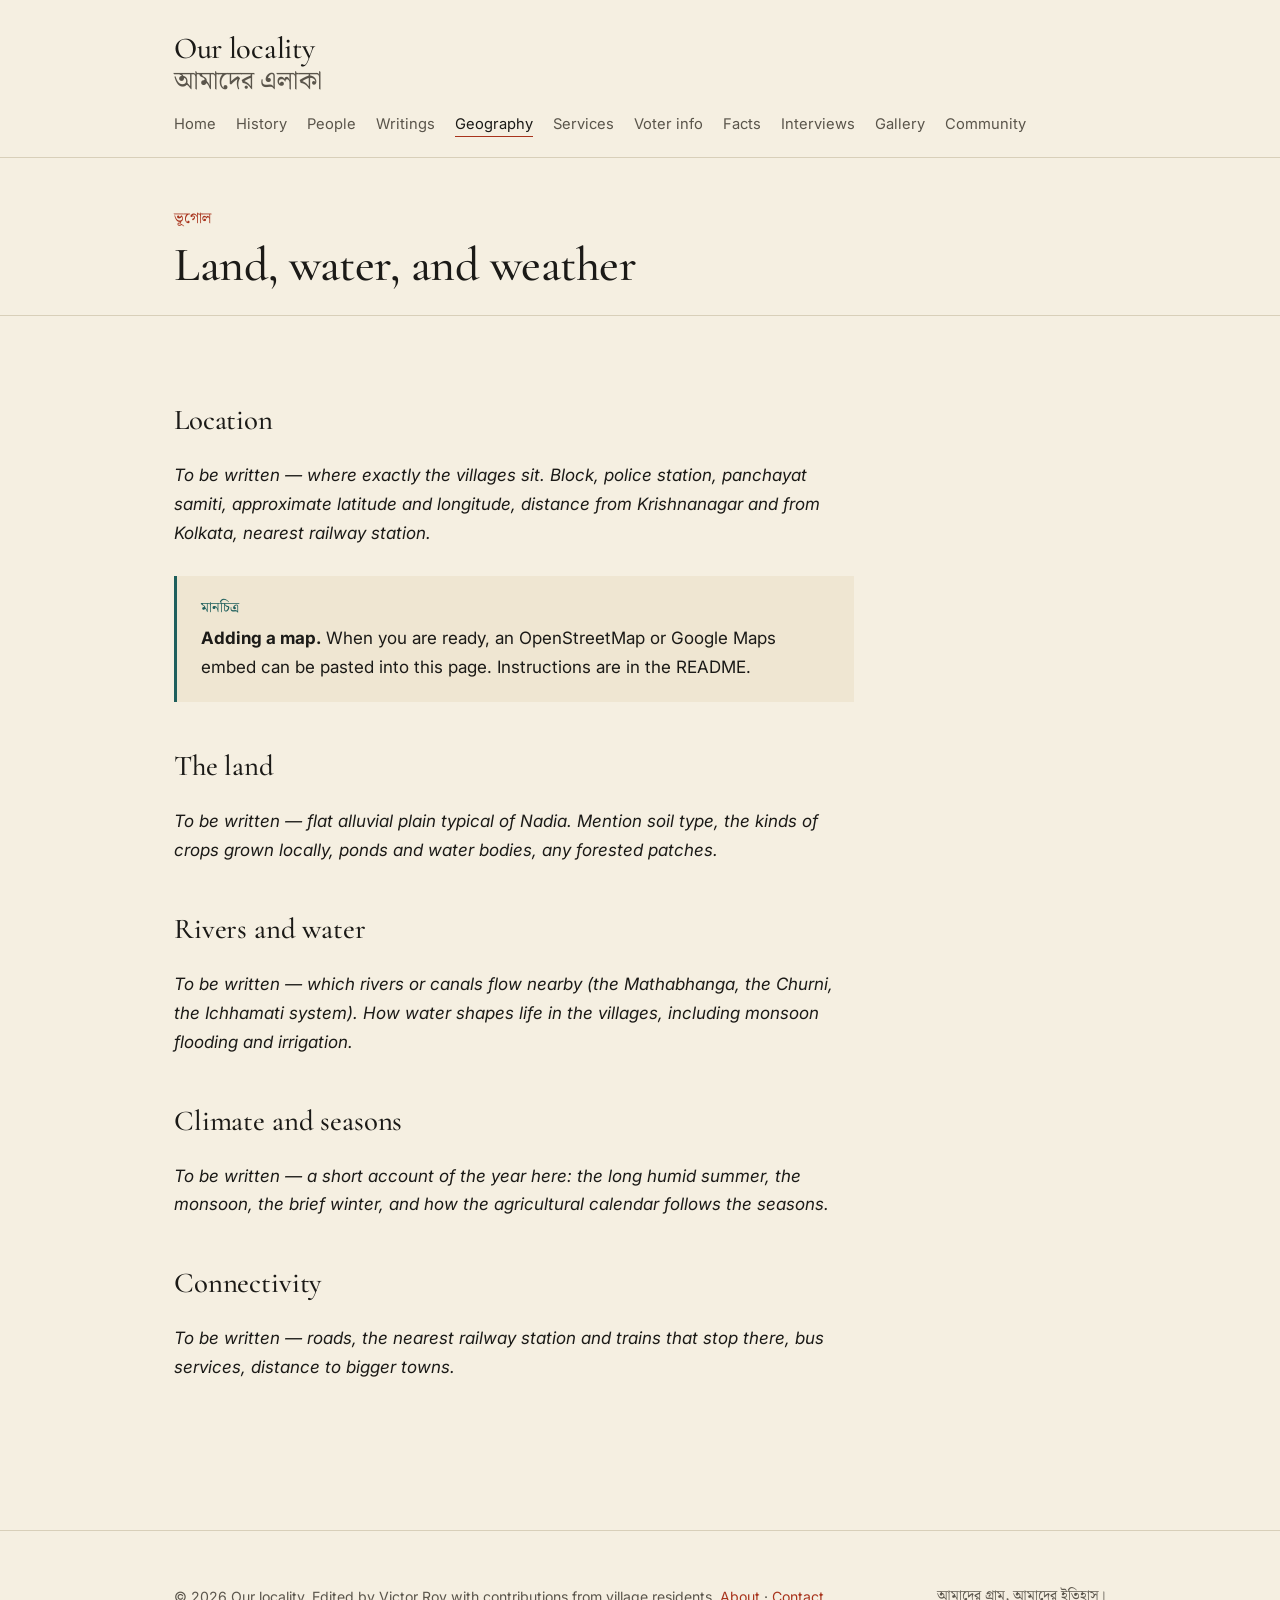
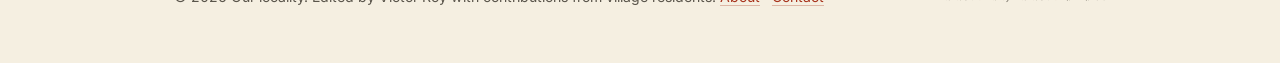
<file: geography.html>
<!DOCTYPE html>
<html lang="en">
<head>
<meta charset="UTF-8">
<meta name="viewport" content="width=device-width, initial-scale=1">
<title>Geography — Our locality</title>
<link rel="preconnect" href="https://fonts.googleapis.com">
<link rel="preconnect" href="https://fonts.gstatic.com" crossorigin>
<link href="https://fonts.googleapis.com/css2?family=Cormorant+Garamond:ital,wght@0,400;0,500;1,400&family=Inter:wght@400;500&family=Noto+Serif+Bengali:wght@400;500&display=swap" rel="stylesheet">
<link rel="stylesheet" href="css/style.css">
</head>
<body>

<header class="site-header">
  <div class="wrap">
    <h1 class="site-title">
      <a href="index.html">Our locality <span class="bangla">আমাদের এলাকা</span></a>
    </h1>
    <nav class="site-nav" aria-label="Primary">
      <ul>
        <li><a href="index.html">Home</a></li>
        <li><a href="history.html">History</a></li>
        <li><a href="people.html">People</a></li>
        <li><a href="writings.html">Writings</a></li>
        <li><a href="geography.html" class="active">Geography</a></li>
        <li><a href="services.html">Services</a></li>
        <li><a href="voter.html">Voter info</a></li>
        <li><a href="facts.html">Facts</a></li>
        <li><a href="interviews.html">Interviews</a></li>
        <li><a href="gallery.html">Gallery</a></li>
        <li><a href="community.html">Community</a></li>
      </ul>
    </nav>
  </div>
</header>

<main>

  <header class="page-head">
    <div class="wrap">
      <p class="page-eyebrow">ভূগোল</p>
      <h2 class="page-title">Land, water, and weather</h2>
    </div>
  </header>

  <div class="wrap">
    <article class="prose">

      <h2>Location</h2>
      <p>
        <em>To be written — where exactly the villages sit. Block, police station, panchayat samiti, approximate latitude and longitude, distance from Krishnanagar and from Kolkata, nearest railway station.</em>
      </p>

      <!-- A map embed can go here later — see README for free options. -->
      <div class="aside-box">
        <span class="bangla">মানচিত্র</span>
        <strong>Adding a map.</strong> When you are ready, an OpenStreetMap or Google Maps embed can be pasted into this page. Instructions are in the README.
      </div>

      <h2>The land</h2>
      <p>
        <em>To be written — flat alluvial plain typical of Nadia. Mention soil type, the kinds of crops grown locally, ponds and water bodies, any forested patches.</em>
      </p>

      <h2>Rivers and water</h2>
      <p>
        <em>To be written — which rivers or canals flow nearby (the Mathabhanga, the Churni, the Ichhamati system). How water shapes life in the villages, including monsoon flooding and irrigation.</em>
      </p>

      <h2>Climate and seasons</h2>
      <p>
        <em>To be written — a short account of the year here: the long humid summer, the monsoon, the brief winter, and how the agricultural calendar follows the seasons.</em>
      </p>

      <h2>Connectivity</h2>
      <p>
        <em>To be written — roads, the nearest railway station and trains that stop there, bus services, distance to bigger towns.</em>
      </p>

    </article>
  </div>

</main>

<footer class="site-footer">
  <div class="wrap">
    <p>
      © <span id="year"></span> Our locality. Edited by Victor Roy with contributions from village residents.
      <a href="about.html">About</a> · <a href="mailto:YOUR_EMAIL_HERE@gmail.com">Contact</a>
    </p>
    <p class="bangla">আমাদের গ্রাম, আমাদের ইতিহাস।</p>
  </div>
</footer>
<script>document.getElementById('year').textContent = new Date().getFullYear();</script>

</body>
</html>
</file>
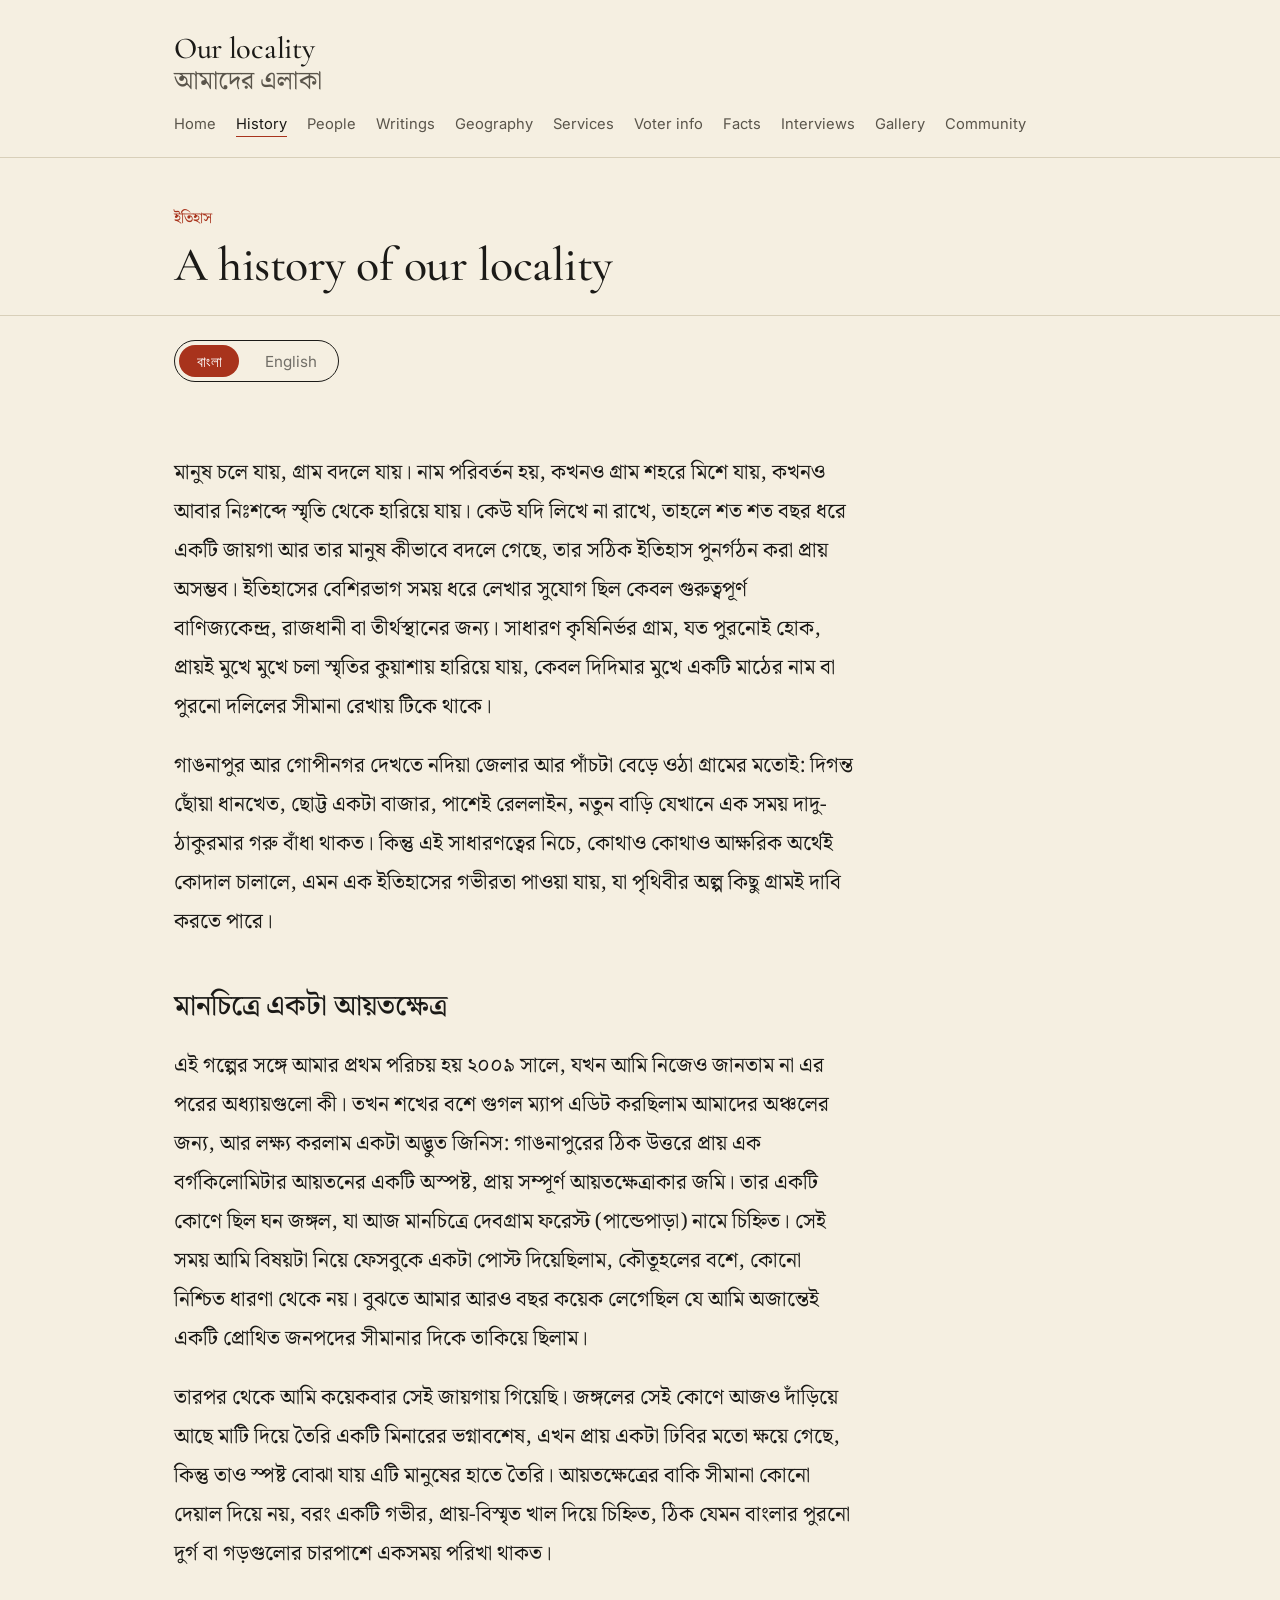
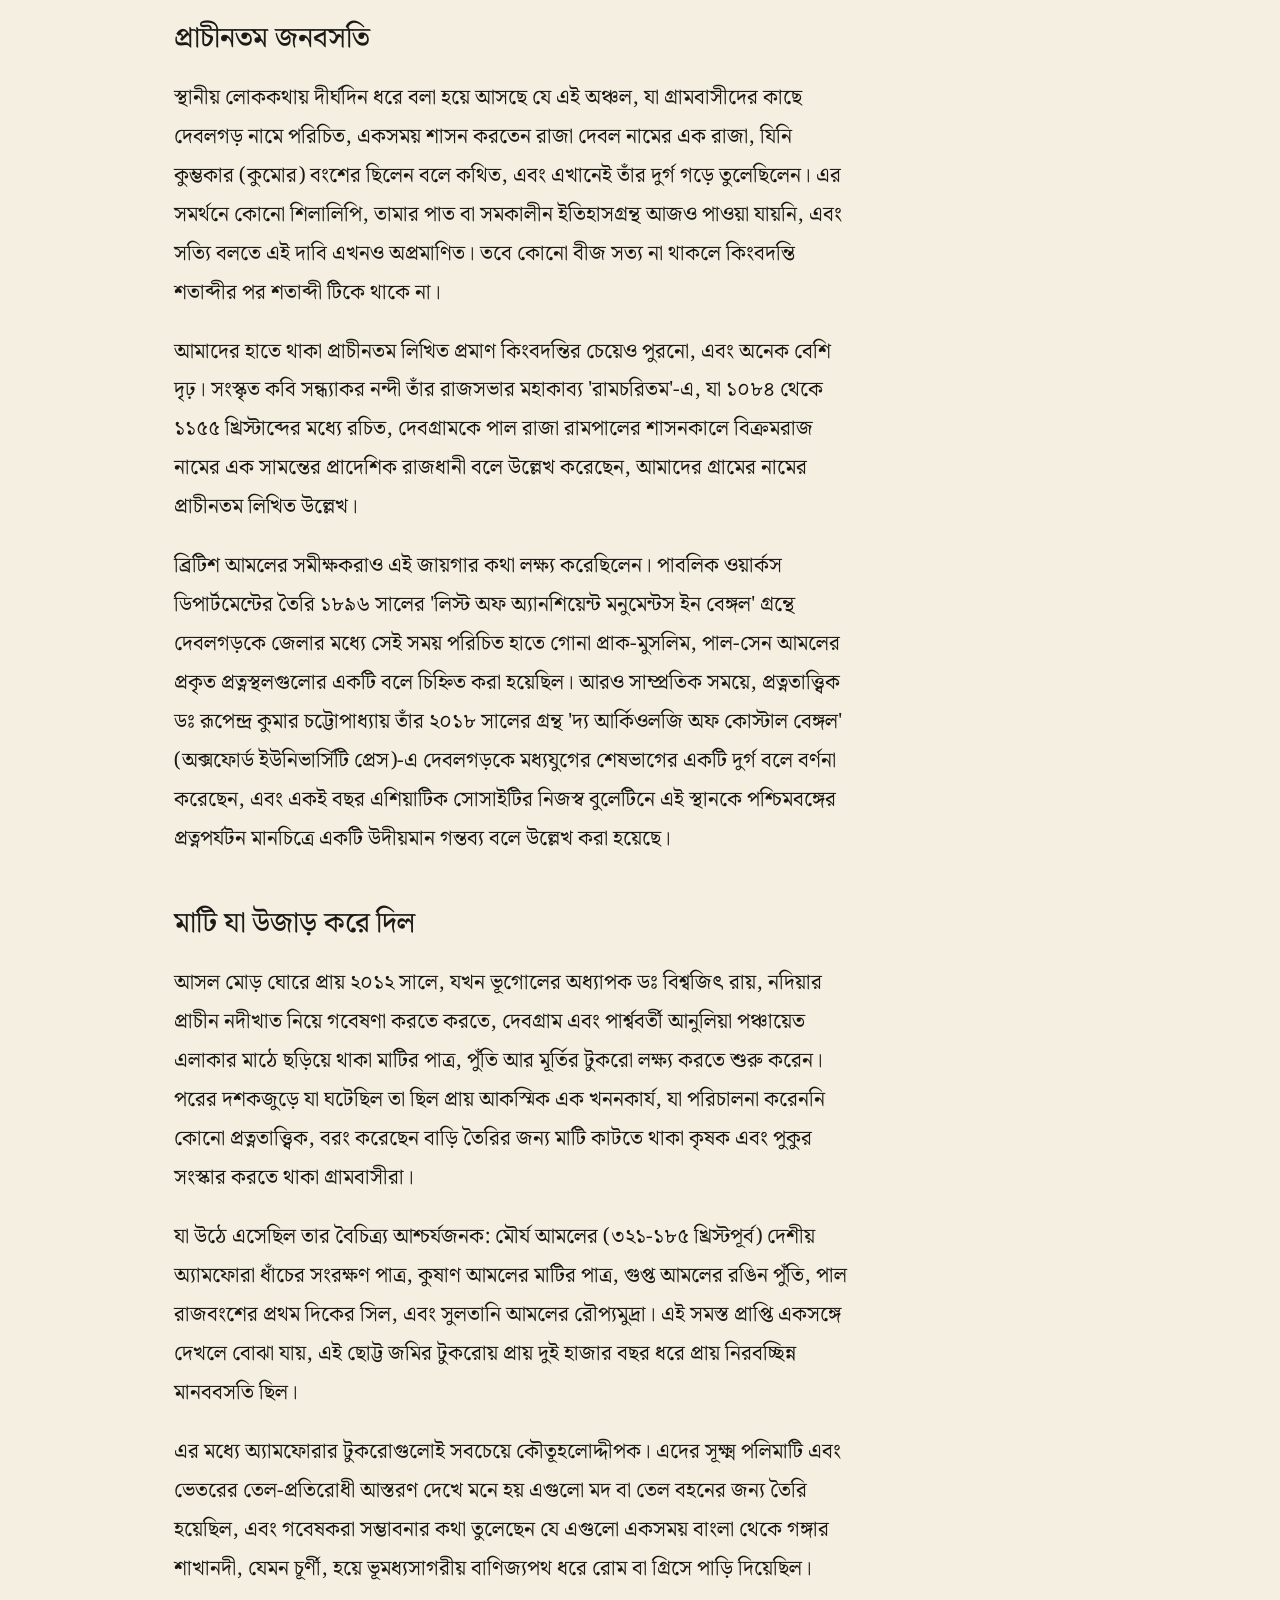
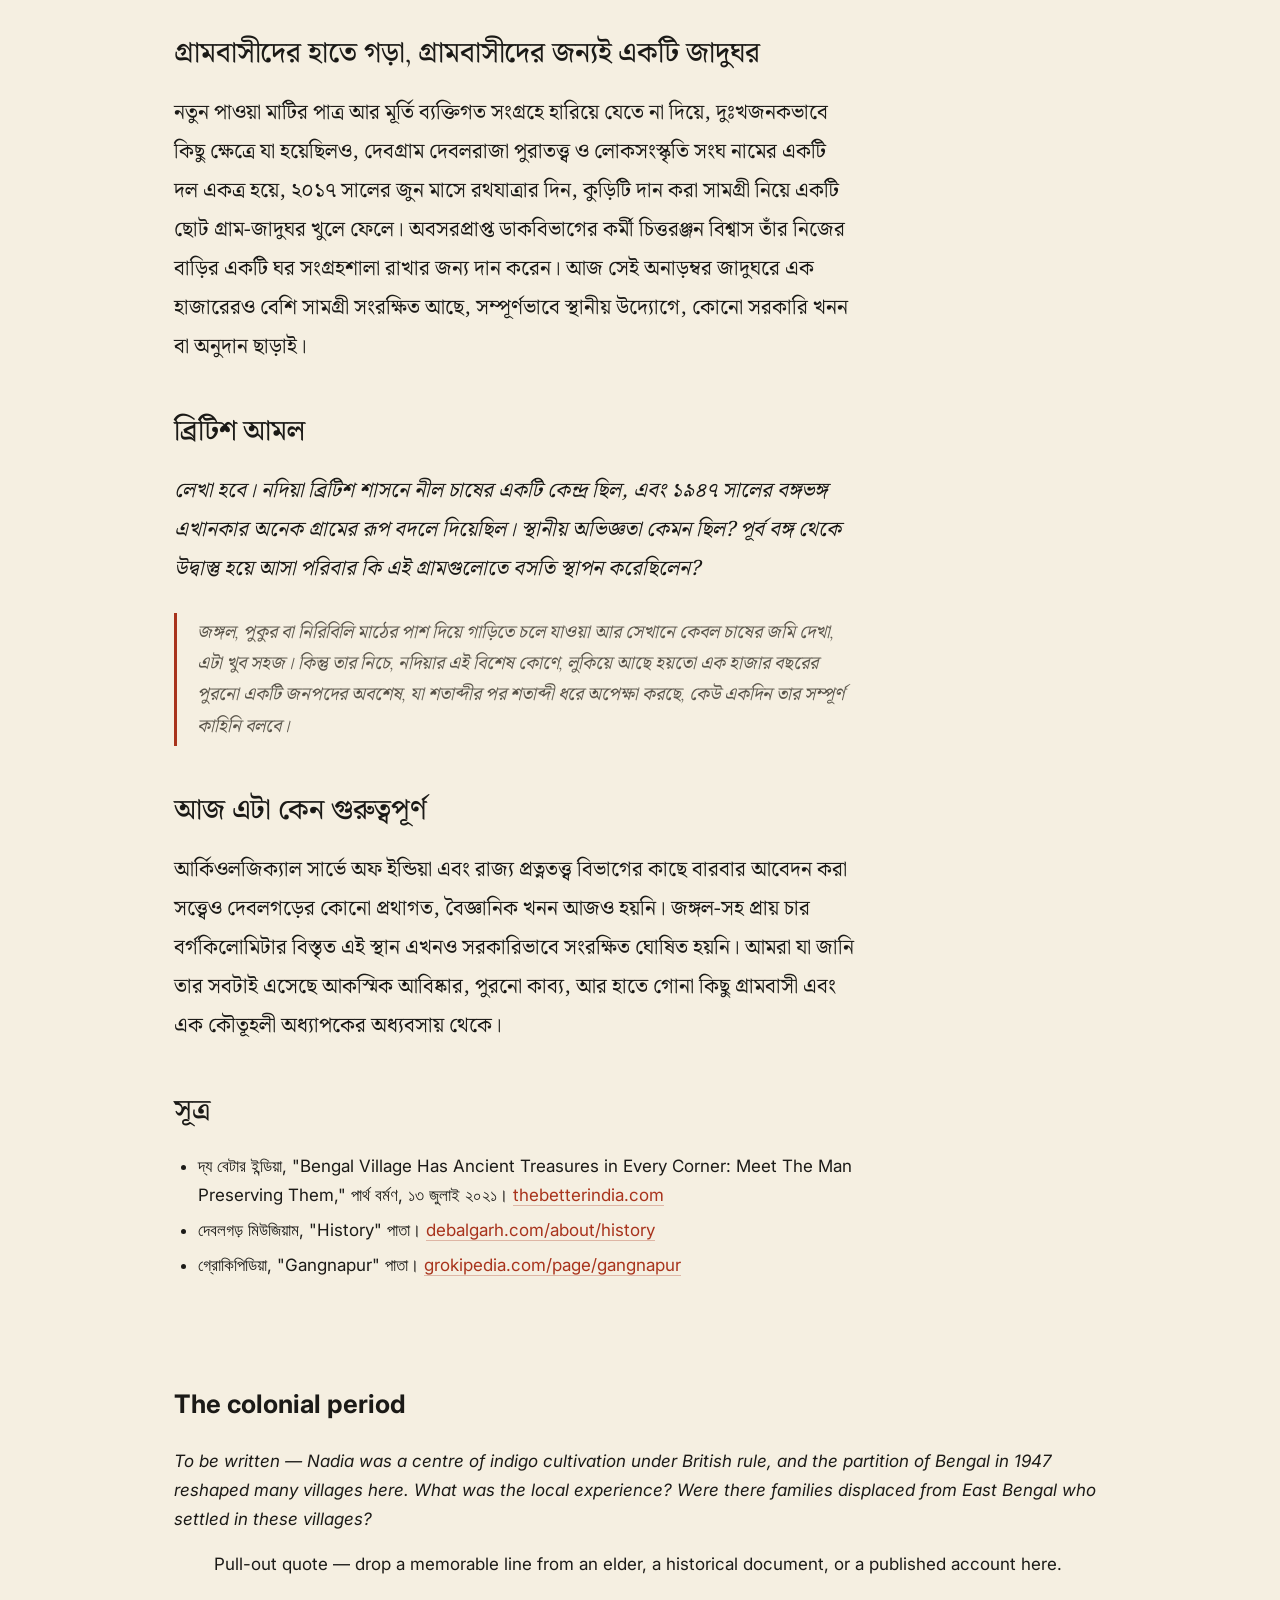
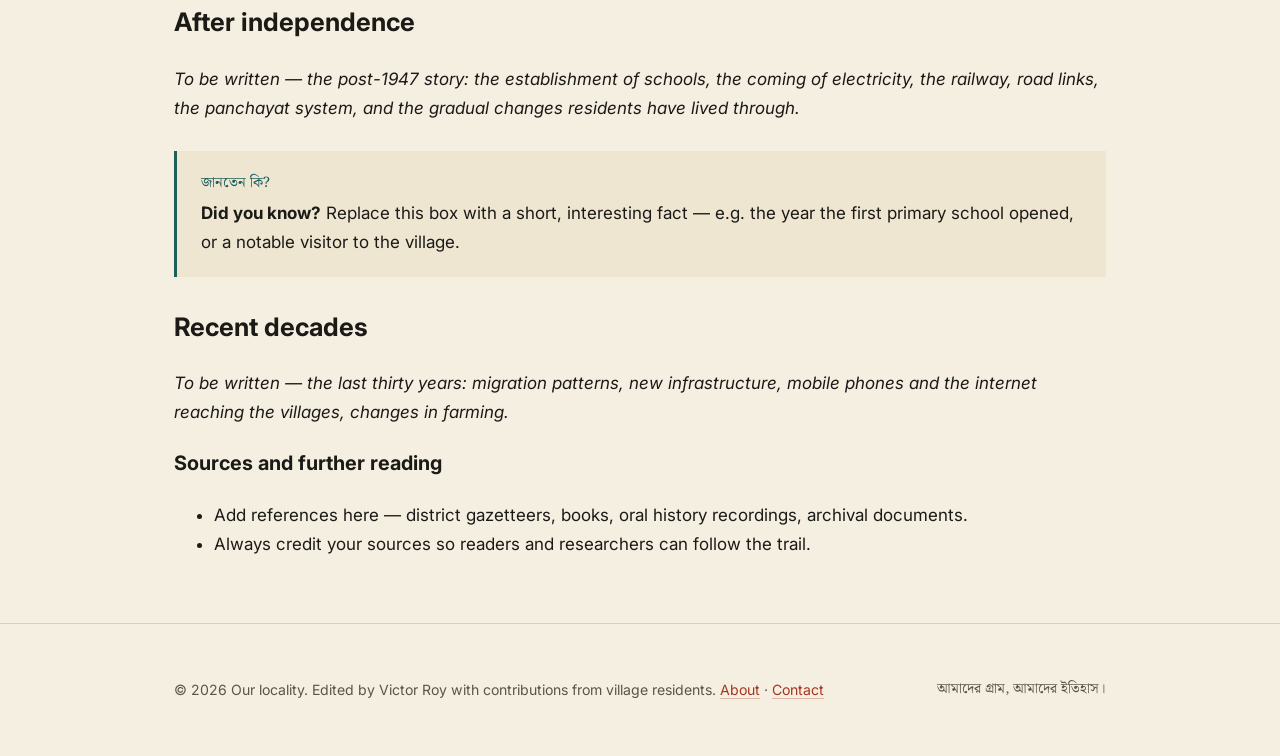
<file: history.html>
<!DOCTYPE html>
<html lang="en">
<head>
<meta charset="UTF-8">
<meta name="viewport" content="width=device-width, initial-scale=1">
<title>History — Our locality</title>
<link rel="preconnect" href="https://fonts.googleapis.com">
<link rel="preconnect" href="https://fonts.gstatic.com" crossorigin>
<link href="https://fonts.googleapis.com/css2?family=Cormorant+Garamond:ital,wght@0,400;0,500;1,400&family=Inter:wght@400;500&family=Noto+Serif+Bengali:wght@400;500&display=swap" rel="stylesheet">
<link rel="stylesheet" href="css/style.css">
</head>
<body>

<header class="site-header">
  <div class="wrap">
    <h1 class="site-title">
      <a href="index.html">Our locality <span class="bangla">আমাদের এলাকা</span></a>
    </h1>
    <nav class="site-nav" aria-label="Primary">
      <ul>
        <li><a href="index.html">Home</a></li>
        <li><a href="history.html" class="active">History</a></li>
        <li><a href="people.html">People</a></li>
        <li><a href="writings.html">Writings</a></li>
        <li><a href="geography.html">Geography</a></li>
        <li><a href="services.html">Services</a></li>
        <li><a href="voter.html">Voter info</a></li>
        <li><a href="facts.html">Facts</a></li>
        <li><a href="interviews.html">Interviews</a></li>
        <li><a href="gallery.html">Gallery</a></li>
        <li><a href="community.html">Community</a></li>
      </ul>
    </nav>
  </div>
</header>

<main>

  <header class="page-head">
    <div class="wrap">
      <p class="page-eyebrow">ইতিহাস</p>
      <h2 class="page-title">A history of our locality</h2>
    </div>
  </header>

  <div class="wrap">

      <!-- EDIT: replace the placeholder paragraphs below with your own writing -->

     <div class="lang-toggle" role="group" aria-label="Language / ভাষা">
  <button type="button" data-lang-btn="bn" aria-pressed="true">বাংলা</button>
  <button type="button" data-lang-btn="en" aria-pressed="false">English</button>
</div>

<article class="prose">

  <div class="lang-block" data-lang="bn">
    <p>
      মানুষ চলে যায়, গ্রাম বদলে যায়। নাম পরিবর্তন হয়, কখনও গ্রাম শহরে মিশে যায়, কখনও আবার নিঃশব্দে স্মৃতি থেকে হারিয়ে যায়। কেউ যদি লিখে না রাখে, তাহলে শত শত বছর ধরে একটি জায়গা আর তার মানুষ কীভাবে বদলে গেছে, তার সঠিক ইতিহাস পুনর্গঠন করা প্রায় অসম্ভব। ইতিহাসের বেশিরভাগ সময় ধরে লেখার সুযোগ ছিল কেবল গুরুত্বপূর্ণ বাণিজ্যকেন্দ্র, রাজধানী বা তীর্থস্থানের জন্য। সাধারণ কৃষিনির্ভর গ্রাম, যত পুরনোই হোক, প্রায়ই মুখে মুখে চলা স্মৃতির কুয়াশায় হারিয়ে যায়, কেবল দিদিমার মুখে একটি মাঠের নাম বা পুরনো দলিলের সীমানা রেখায় টিকে থাকে।
    </p>
    <p>
      গাঙনাপুর আর গোপীনগর দেখতে নদিয়া জেলার আর পাঁচটা বেড়ে ওঠা গ্রামের মতোই: দিগন্ত ছোঁয়া ধানখেত, ছোট্ট একটা বাজার, পাশেই রেললাইন, নতুন বাড়ি যেখানে এক সময় দাদু-ঠাকুরমার গরু বাঁধা থাকত। কিন্তু এই সাধারণত্বের নিচে, কোথাও কোথাও আক্ষরিক অর্থেই কোদাল চালালে, এমন এক ইতিহাসের গভীরতা পাওয়া যায়, যা পৃথিবীর অল্প কিছু গ্রামই দাবি করতে পারে।
    </p>

    <h2>মানচিত্রে একটা আয়তক্ষেত্র</h2>
    <p>
      এই গল্পের সঙ্গে আমার প্রথম পরিচয় হয় ২০০৯ সালে, যখন আমি নিজেও জানতাম না এর পরের অধ্যায়গুলো কী। তখন শখের বশে গুগল ম্যাপ এডিট করছিলাম আমাদের অঞ্চলের জন্য, আর লক্ষ্য করলাম একটা অদ্ভুত জিনিস: গাঙনাপুরের ঠিক উত্তরে প্রায় এক বর্গকিলোমিটার আয়তনের একটি অস্পষ্ট, প্রায় সম্পূর্ণ আয়তক্ষেত্রাকার জমি। তার একটি কোণে ছিল ঘন জঙ্গল, যা আজ মানচিত্রে দেবগ্রাম ফরেস্ট (পান্ডেপাড়া) নামে চিহ্নিত। সেই সময় আমি বিষয়টা নিয়ে ফেসবুকে একটা পোস্ট দিয়েছিলাম, কৌতূহলের বশে, কোনো নিশ্চিত ধারণা থেকে নয়। বুঝতে আমার আরও বছর কয়েক লেগেছিল যে আমি অজান্তেই একটি প্রোথিত জনপদের সীমানার দিকে তাকিয়ে ছিলাম।
    </p>
    <p>
      তারপর থেকে আমি কয়েকবার সেই জায়গায় গিয়েছি। জঙ্গলের সেই কোণে আজও দাঁড়িয়ে আছে মাটি দিয়ে তৈরি একটি মিনারের ভগ্নাবশেষ, এখন প্রায় একটা ঢিবির মতো ক্ষয়ে গেছে, কিন্তু তাও স্পষ্ট বোঝা যায় এটি মানুষের হাতে তৈরি। আয়তক্ষেত্রের বাকি সীমানা কোনো দেয়াল দিয়ে নয়, বরং একটি গভীর, প্রায়-বিস্মৃত খাল দিয়ে চিহ্নিত, ঠিক যেমন বাংলার পুরনো দুর্গ বা গড়গুলোর চারপাশে একসময় পরিখা থাকত।
    </p>

    <h2>প্রাচীনতম জনবসতি</h2>
    <p>
      স্থানীয় লোককথায় দীর্ঘদিন ধরে বলা হয়ে আসছে যে এই অঞ্চল, যা গ্রামবাসীদের কাছে দেবলগড় নামে পরিচিত, একসময় শাসন করতেন রাজা দেবল নামের এক রাজা, যিনি কুম্ভকার (কুমোর) বংশের ছিলেন বলে কথিত, এবং এখানেই তাঁর দুর্গ গড়ে তুলেছিলেন। এর সমর্থনে কোনো শিলালিপি, তামার পাত বা সমকালীন ইতিহাসগ্রন্থ আজও পাওয়া যায়নি, এবং সত্যি বলতে এই দাবি এখনও অপ্রমাণিত। তবে কোনো বীজ সত্য না থাকলে কিংবদন্তি শতাব্দীর পর শতাব্দী টিকে থাকে না।
    </p>
    <p>
      আমাদের হাতে থাকা প্রাচীনতম লিখিত প্রমাণ কিংবদন্তির চেয়েও পুরনো, এবং অনেক বেশি দৃঢ়। সংস্কৃত কবি সন্ধ্যাকর নন্দী তাঁর রাজসভার মহাকাব্য 'রামচরিতম'-এ, যা ১০৮৪ থেকে ১১৫৫ খ্রিস্টাব্দের মধ্যে রচিত, দেবগ্রামকে পাল রাজা রামপালের শাসনকালে বিক্রমরাজ নামের এক সামন্তের প্রাদেশিক রাজধানী বলে উল্লেখ করেছেন, আমাদের গ্রামের নামের প্রাচীনতম লিখিত উল্লেখ।
    </p>
    <p>
      ব্রিটিশ আমলের সমীক্ষকরাও এই জায়গার কথা লক্ষ্য করেছিলেন। পাবলিক ওয়ার্কস ডিপার্টমেন্টের তৈরি ১৮৯৬ সালের 'লিস্ট অফ অ্যানশিয়েন্ট মনুমেন্টস ইন বেঙ্গল' গ্রন্থে দেবলগড়কে জেলার মধ্যে সেই সময় পরিচিত হাতে গোনা প্রাক-মুসলিম, পাল-সেন আমলের প্রকৃত প্রত্নস্থলগুলোর একটি বলে চিহ্নিত করা হয়েছিল। আরও সাম্প্রতিক সময়ে, প্রত্নতাত্ত্বিক ডঃ রূপেন্দ্র কুমার চট্টোপাধ্যায় তাঁর ২০১৮ সালের গ্রন্থ 'দ্য আর্কিওলজি অফ কোস্টাল বেঙ্গল' (অক্সফোর্ড ইউনিভার্সিটি প্রেস)-এ দেবলগড়কে মধ্যযুগের শেষভাগের একটি দুর্গ বলে বর্ণনা করেছেন, এবং একই বছর এশিয়াটিক সোসাইটির নিজস্ব বুলেটিনে এই স্থানকে পশ্চিমবঙ্গের প্রত্নপর্যটন মানচিত্রে একটি উদীয়মান গন্তব্য বলে উল্লেখ করা হয়েছে।
    </p>

    <h2>মাটি যা উজাড় করে দিল</h2>
    <p>
      আসল মোড় ঘোরে প্রায় ২০১২ সালে, যখন ভূগোলের অধ্যাপক ডঃ বিশ্বজিৎ রায়, নদিয়ার প্রাচীন নদীখাত নিয়ে গবেষণা করতে করতে, দেবগ্রাম এবং পার্শ্ববর্তী আনুলিয়া পঞ্চায়েত এলাকার মাঠে ছড়িয়ে থাকা মাটির পাত্র, পুঁতি আর মূর্তির টুকরো লক্ষ্য করতে শুরু করেন। পরের দশকজুড়ে যা ঘটেছিল তা ছিল প্রায় আকস্মিক এক খননকার্য, যা পরিচালনা করেননি কোনো প্রত্নতাত্ত্বিক, বরং করেছেন বাড়ি তৈরির জন্য মাটি কাটতে থাকা কৃষক এবং পুকুর সংস্কার করতে থাকা গ্রামবাসীরা।
    </p>
    <p>
      যা উঠে এসেছিল তার বৈচিত্র্য আশ্চর্যজনক: মৌর্য আমলের (৩২১-১৮৫ খ্রিস্টপূর্ব) দেশীয় অ্যামফোরা ধাঁচের সংরক্ষণ পাত্র, কুষাণ আমলের মাটির পাত্র, গুপ্ত আমলের রঙিন পুঁতি, পাল রাজবংশের প্রথম দিকের সিল, এবং সুলতানি আমলের রৌপ্যমুদ্রা। এই সমস্ত প্রাপ্তি একসঙ্গে দেখলে বোঝা যায়, এই ছোট্ট জমির টুকরোয় প্রায় দুই হাজার বছর ধরে প্রায় নিরবচ্ছিন্ন মানববসতি ছিল।
    </p>
    <p>
      এর মধ্যে অ্যামফোরার টুকরোগুলোই সবচেয়ে কৌতূহলোদ্দীপক। এদের সূক্ষ্ম পলিমাটি এবং ভেতরের তেল-প্রতিরোধী আস্তরণ দেখে মনে হয় এগুলো মদ বা তেল বহনের জন্য তৈরি হয়েছিল, এবং গবেষকরা সম্ভাবনার কথা তুলেছেন যে এগুলো একসময় বাংলা থেকে গঙ্গার শাখানদী, যেমন চূর্ণী, হয়ে ভূমধ্যসাগরীয় বাণিজ্যপথ ধরে রোম বা গ্রিসে পাড়ি দিয়েছিল।
    </p>

    <h2>গ্রামবাসীদের হাতে গড়া, গ্রামবাসীদের জন্যই একটি জাদুঘর</h2>
    <p>
      নতুন পাওয়া মাটির পাত্র আর মূর্তি ব্যক্তিগত সংগ্রহে হারিয়ে যেতে না দিয়ে, দুঃখজনকভাবে কিছু ক্ষেত্রে যা হয়েছিলও, দেবগ্রাম দেবলরাজা পুরাতত্ত্ব ও লোকসংস্কৃতি সংঘ নামের একটি দল একত্র হয়ে, ২০১৭ সালের জুন মাসে রথযাত্রার দিন, কুড়িটি দান করা সামগ্রী নিয়ে একটি ছোট গ্রাম-জাদুঘর খুলে ফেলে। অবসরপ্রাপ্ত ডাকবিভাগের কর্মী চিত্তরঞ্জন বিশ্বাস তাঁর নিজের বাড়ির একটি ঘর সংগ্রহশালা রাখার জন্য দান করেন। আজ সেই অনাড়ম্বর জাদুঘরে এক হাজারেরও বেশি সামগ্রী সংরক্ষিত আছে, সম্পূর্ণভাবে স্থানীয় উদ্যোগে, কোনো সরকারি খনন বা অনুদান ছাড়াই।
    </p>

    <h2>ব্রিটিশ আমল</h2>
    <p>
      <em>লেখা হবে। নদিয়া ব্রিটিশ শাসনে নীল চাষের একটি কেন্দ্র ছিল, এবং ১৯৪৭ সালের বঙ্গভঙ্গ এখানকার অনেক গ্রামের রূপ বদলে দিয়েছিল। স্থানীয় অভিজ্ঞতা কেমন ছিল? পূর্ব বঙ্গ থেকে উদ্বাস্তু হয়ে আসা পরিবার কি এই গ্রামগুলোতে বসতি স্থাপন করেছিলেন?</em>
    </p>

    <blockquote>
      জঙ্গল, পুকুর বা নিরিবিলি মাঠের পাশ দিয়ে গাড়িতে চলে যাওয়া আর সেখানে কেবল চাষের জমি দেখা, এটা খুব সহজ। কিন্তু তার নিচে, নদিয়ার এই বিশেষ কোণে, লুকিয়ে আছে হয়তো এক হাজার বছরের পুরনো একটি জনপদের অবশেষ, যা শতাব্দীর পর শতাব্দী ধরে অপেক্ষা করছে, কেউ একদিন তার সম্পূর্ণ কাহিনি বলবে।
    </blockquote>

    <h2>আজ এটা কেন গুরুত্বপূর্ণ</h2>
    <p>
      আর্কিওলজিক্যাল সার্ভে অফ ইন্ডিয়া এবং রাজ্য প্রত্নতত্ত্ব বিভাগের কাছে বারবার আবেদন করা সত্ত্বেও দেবলগড়ের কোনো প্রথাগত, বৈজ্ঞানিক খনন আজও হয়নি। জঙ্গল-সহ প্রায় চার বর্গকিলোমিটার বিস্তৃত এই স্থান এখনও সরকারিভাবে সংরক্ষিত ঘোষিত হয়নি। আমরা যা জানি তার সবটাই এসেছে আকস্মিক আবিষ্কার, পুরনো কাব্য, আর হাতে গোনা কিছু গ্রামবাসী এবং এক কৌতূহলী অধ্যাপকের অধ্যবসায় থেকে।
    </p>

    <h2>সূত্র</h2>
    <ul>
      <li>দ্য বেটার ইন্ডিয়া, "Bengal Village Has Ancient Treasures in Every Corner: Meet The Man Preserving Them," পার্থ বর্মণ, ১৩ জুলাই ২০২১। <a href="https://thebetterindia.com/258543/west-bengal-debagram-museum-ancient-artefacts-excavation-history-india/" target="_blank" rel="noopener">thebetterindia.com</a></li>
      <li>দেবলগড় মিউজিয়াম, "History" পাতা। <a href="https://debalgarh.com/about/history" target="_blank" rel="noopener">debalgarh.com/about/history</a></li>
      <li>গ্রোকিপিডিয়া, "Gangnapur" পাতা। <a href="https://grokipedia.com/page/gangnapur" target="_blank" rel="noopener">grokipedia.com/page/gangnapur</a></li>
    </ul>
  </div>

  <div class="lang-block" data-lang="en" hidden>
    <p>
      People move. Villages grow, change names, get absorbed into towns, or quietly fade from memory. Unless someone happens to write things down, the precise story of how a place and its people evolved over the centuries is almost impossible to reconstruct. Writing, for most of history, was a luxury reserved for important trade centers, capitals, and pilgrimage towns. Ordinary agrarian villages, however old, usually disappear into the fog of oral memory, surviving only in the name a grandmother uses for a field, or in a boundary line drawn on an old map.
    </p>
    <p>
      Gangnapur and Gopinagar look, on the surface, like any other growing villages in Nadia district: paddy fields stretching to the horizon, a small market, a railway line nearby, new homes rising where grandparents once kept cattle. But scratch beneath that ordinary surface, quite literally with a spade in some places, and you find a depth of history that few villages anywhere can claim.
    </p>

    <h2>A rectangle on the map</h2>
    <p>
      I first stumbled onto this story in 2009, long before I understood any of what follows. I was editing Google Maps for our area, a small hobby of mine at the time, when I noticed something odd: a faint, almost perfectly rectangular patch of land, roughly a square kilometre in size, sitting just north of Gangnapur. One corner of that rectangle was a stretch of dense forest, today marked on the map as Debagram Forest (Pandepara). I posted about it on Facebook then, more out of curiosity than conviction. It would be years before I understood that I had been looking, quite by accident, at the edge of a buried town.
    </p>
    <p>
      I have visited the spot several times since. Inside that forest corner stands the crumbling remnant of a minar built of clay, weathered down almost to a mound now, but still recognisably man-made. The rest of the rectangular boundary is traced not by walls but by a deep, half-forgotten canal, the kind of moat-like waterway that old forts and garhs across Bengal were once ringed with.
    </p>

    <h2>Earliest settlements</h2>
    <p>
      Local tradition has long held that this area, known to villagers as Debalgarh, was once ruled by a king named Debal, said to belong to the Kumbhakar (potter) clan, who built his fort here. No inscription, no copper plate, no contemporary chronicle has ever surfaced to confirm this directly, and the claim remains, honestly, unverified. But legends rarely survive for centuries without some seed of truth.
    </p>
    <p>
      The earliest written trace we have is far more concrete than the legend, even though it predates it. The Sanskrit poet Sandhyakar Nandi, writing his court epic <em>Ramacharitam</em> sometime between 1084 and 1155 CE, named Debagram as the provincial capital of a chieftain called Vikramaraja during the reign of the Pala king Ramapala, the oldest documented mention of our village's name.
    </p>
    <p>
      Colonial-era surveyors took note as well. The 1896 <em>List of Ancient Monuments in Bengal</em>, prepared by the Public Works Department, singled out Debalgarh as one of the few genuinely pre-Muhammadan, Pala-Sena era sites known in the district at the time. More recently, archaeologist Dr. Rupendra Kumar Chattopadhyay, in his 2018 book <em>The Archaeology of Coastal Bengal</em> (Oxford University Press), described Debalgarh as a late medieval fort whose surrounding remains stretch back into the pre-Islamic period, while the Asiatic Society's own bulletin that same year flagged the site as an emerging destination on West Bengal's archaeo-tourism map.
    </p>

    <h2>What the soil gave up</h2>
    <p>
      The real turning point came around 2012, when Dr. Biswajit Roy, a geography professor researching ancient river channels in Nadia, began noticing scattered fragments of pottery, beads, and idols across the fields of Debagram and the neighbouring Anulia panchayat. What followed over the next decade was an almost accidental excavation, carried out not by archaeologists with trowels but by farmers digging foundations and villagers cleaning out their ponds.
    </p>
    <p>
      What surfaced was extraordinary in its range: indigenous amphora-style storage jars from the Mauryan period (321-185 BCE), earthen pots from the Kushan era, colourful beads from the Gupta period, seals from the early Pala dynasty, and silver coins from the Sultanate period, suggesting more or less continuous human settlement on this small patch of land for over two thousand years.
    </p>
    <p>
      The amphora fragments are perhaps the most intriguing of all. Their fine alluvial clay and oil-resistant inner coating suggest they were built to carry wine or oil, and researchers have floated the possibility that they once travelled from Bengal to Rome or Greece along the old river network connecting the Ganga's distributaries, including the Churni, to Mediterranean trade routes.
    </p>

    <h2>A museum built by the village, for the village</h2>
    <p>
      Rather than letting newly unearthed pots and idols vanish into private collections, as a few sadly did, a group called Debagram Debalraja Puratattwa O Loksanskriti Sangha came together and, on Rath Yatra day in June 2017, opened a small village museum with twenty donated items. A retired postal worker, Chitta Ranjan Biswas, offered a room in his own home to house the collection. Today that modest museum holds over a thousand objects, conserved entirely through local effort, without government excavation or funding.
    </p>

    <h2>The colonial period</h2>
    <p>
      <em>To be written. Nadia was a centre of indigo cultivation under British rule, and the partition of Bengal in 1947 reshaped many villages here. What was the local experience? Were there families displaced from East Bengal who settled in these villages?</em>
    </p>

    <blockquote>
      It is easy to drive past a forest, a pond, or a quiet field and see nothing but agriculture. But underneath, in this particular corner of Nadia, lie what may be the remains of a thousand-year-old town, waiting for someone to finally dig deep enough to tell its whole story.
    </blockquote>

    <h2>Why it matters now</h2>
    <p>
      No formal, scientific excavation of Debalgarh has ever been carried out, despite repeated appeals to the Archaeological Survey of India and the state archaeology department. The site, spread across roughly four square kilometres including the forest, is not even officially protected. Everything we know comes from chance discoveries, an old verse, and the persistence of a handful of villagers and one curious professor.
    </p>

    <h2>Sources</h2>
    <ul>
      <li>The Better India, "Bengal Village Has Ancient Treasures in Every Corner: Meet The Man Preserving Them," Partho Burman, 13 July 2021. <a href="https://thebetterindia.com/258543/west-bengal-debagram-museum-ancient-artefacts-excavation-history-india/" target="_blank" rel="noopener">thebetterindia.com</a></li>
      <li>Debalgarh Museum, "History." <a href="https://debalgarh.com/about/history" target="_blank" rel="noopener">debalgarh.com/about/history</a></li>
      <li>Grokipedia, "Gangnapur." <a href="https://grokipedia.com/page/gangnapur" target="_blank" rel="noopener">grokipedia.com/page/gangnapur</a></li>
    </ul>
  </div>

</article>

      <h2>The colonial period</h2>
      <p>
        <em>To be written — Nadia was a centre of indigo cultivation under British rule, and the partition of Bengal in 1947 reshaped many villages here. What was the local experience? Were there families displaced from East Bengal who settled in these villages?</em>
      </p>

      <blockquote>
        Pull-out quote — drop a memorable line from an elder, a historical document, or a published account here.
      </blockquote>

      <h2>After independence</h2>
      <p>
        <em>To be written — the post-1947 story: the establishment of schools, the coming of electricity, the railway, road links, the panchayat system, and the gradual changes residents have lived through.</em>
      </p>

      <div class="aside-box">
        <span class="bangla">জানতেন কি?</span>
        <strong>Did you know?</strong> Replace this box with a short, interesting fact — e.g. the year the first primary school opened, or a notable visitor to the village.
      </div>

      <h2>Recent decades</h2>
      <p>
        <em>To be written — the last thirty years: migration patterns, new infrastructure, mobile phones and the internet reaching the villages, changes in farming.</em>
      </p>

      <h3>Sources and further reading</h3>
      <ul>
        <li>Add references here — district gazetteers, books, oral history recordings, archival documents.</li>
        <li>Always credit your sources so readers and researchers can follow the trail.</li>
      </ul>

    </article>
  </div>

</main>

<footer class="site-footer">
  <div class="wrap">
    <p>
      © <span id="year"></span> Our locality. Edited by Victor Roy with contributions from village residents.
      <a href="about.html">About</a> · <a href="mailto:YOUR_EMAIL_HERE@gmail.com">Contact</a>
    </p>
    <p class="bangla">আমাদের গ্রাম, আমাদের ইতিহাস।</p>
  </div>
</footer>
<script>document.getElementById('year').textContent = new Date().getFullYear();</script>
 <script src="js/lang-toggle.js" defer></script>
</body>
</html>
</file>
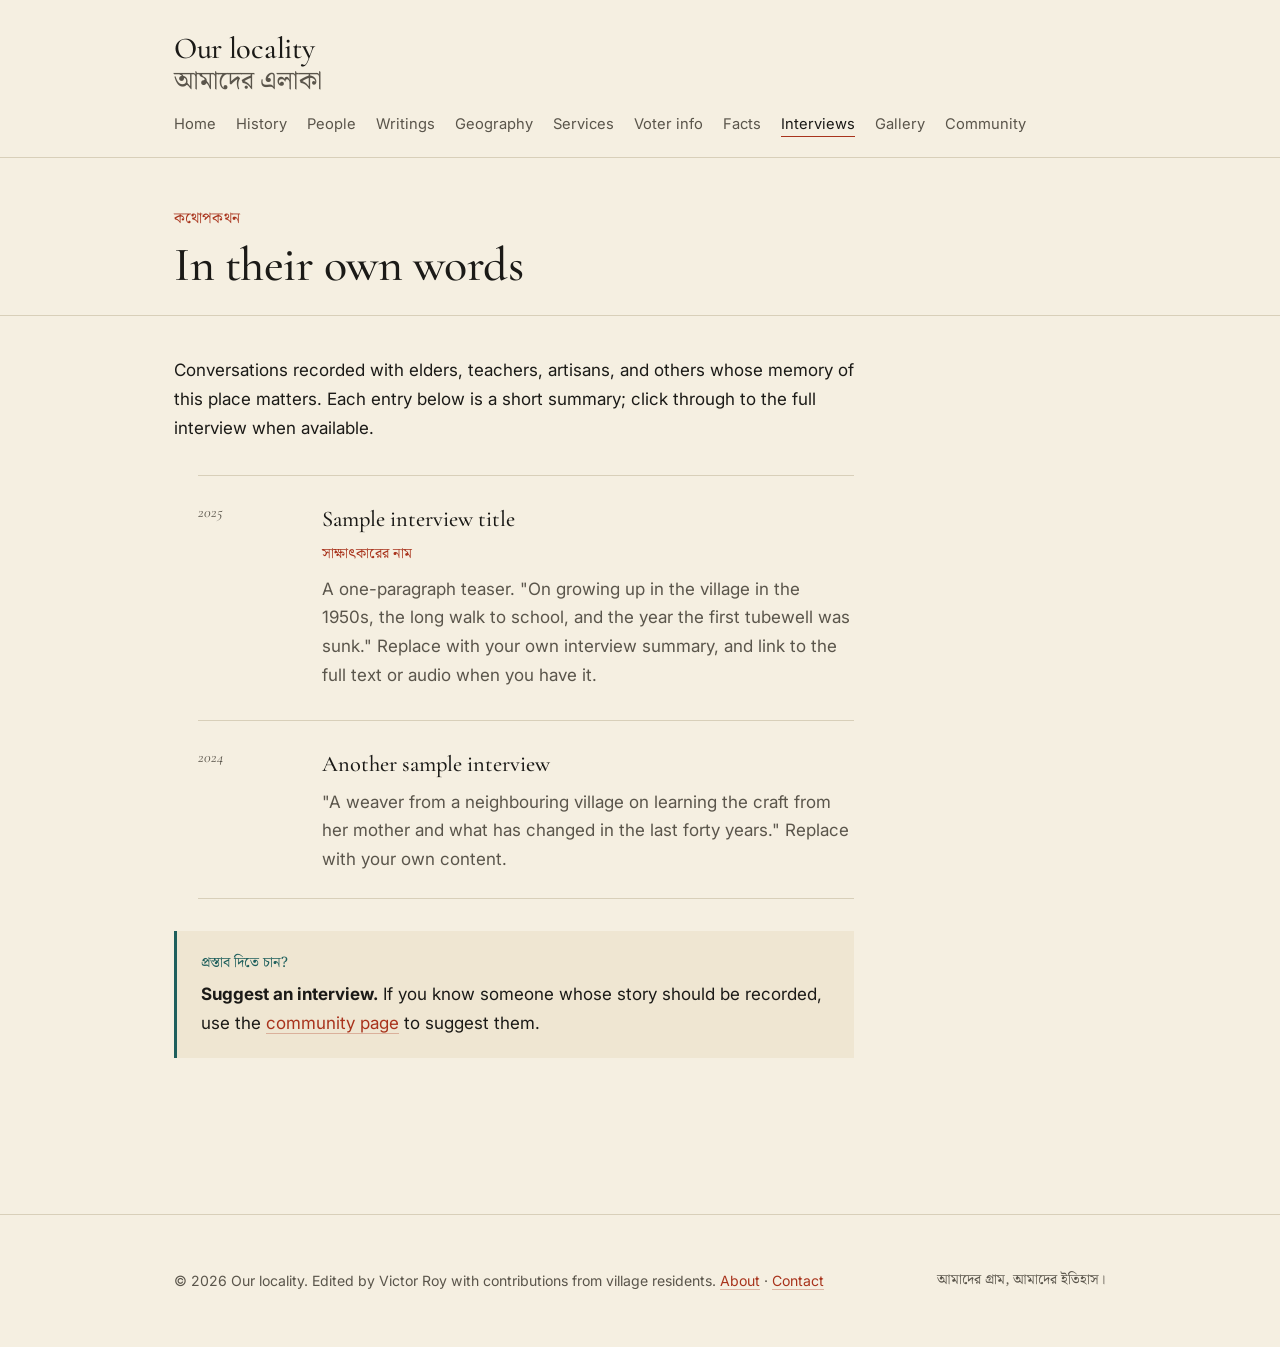
<file: interviews.html>
<!DOCTYPE html>
<html lang="en">
<head>
<meta charset="UTF-8">
<meta name="viewport" content="width=device-width, initial-scale=1">
<title>Interviews — Our locality</title>
<link rel="preconnect" href="https://fonts.googleapis.com">
<link rel="preconnect" href="https://fonts.gstatic.com" crossorigin>
<link href="https://fonts.googleapis.com/css2?family=Cormorant+Garamond:ital,wght@0,400;0,500;1,400&family=Inter:wght@400;500&family=Noto+Serif+Bengali:wght@400;500&display=swap" rel="stylesheet">
<link rel="stylesheet" href="css/style.css">
</head>
<body>

<header class="site-header">
  <div class="wrap">
    <h1 class="site-title">
      <a href="index.html">Our locality <span class="bangla">আমাদের এলাকা</span></a>
    </h1>
    <nav class="site-nav" aria-label="Primary">
      <ul>
        <li><a href="index.html">Home</a></li>
        <li><a href="history.html">History</a></li>
        <li><a href="people.html">People</a></li>
        <li><a href="writings.html">Writings</a></li>
        <li><a href="geography.html">Geography</a></li>
        <li><a href="services.html">Services</a></li>
        <li><a href="voter.html">Voter info</a></li>
        <li><a href="facts.html">Facts</a></li>
        <li><a href="interviews.html" class="active">Interviews</a></li>
        <li><a href="gallery.html">Gallery</a></li>
        <li><a href="community.html">Community</a></li>
      </ul>
    </nav>
  </div>
</header>

<main>

  <header class="page-head">
    <div class="wrap">
      <p class="page-eyebrow">কথোপকথন</p>
      <h2 class="page-title">In their own words</h2>
    </div>
  </header>

  <div class="wrap">
    <article class="prose">

      <p>
        Conversations recorded with elders, teachers, artisans, and others whose memory of this place matters. Each entry below is a short summary; click through to the full interview when available.
      </p>

      <ul class="entry-list">

        <li>
          <div class="entry-meta">2025</div>
          <div class="entry-body">
            <h3>Sample interview title</h3>
            <span class="bangla">সাক্ষাৎকারের নাম</span>
            <p>
              A one-paragraph teaser. "On growing up in the village in the 1950s, the long walk to school, and the year the first tubewell was sunk." Replace with your own interview summary, and link to the full text or audio when you have it.
            </p>
          </div>
        </li>

        <li>
          <div class="entry-meta">2024</div>
          <div class="entry-body">
            <h3>Another sample interview</h3>
            <p>
              "A weaver from a neighbouring village on learning the craft from her mother and what has changed in the last forty years." Replace with your own content.
            </p>
          </div>
        </li>

      </ul>

      <div class="aside-box">
        <span class="bangla">প্রস্তাব দিতে চান?</span>
        <strong>Suggest an interview.</strong> If you know someone whose story should be recorded, use the <a href="community.html">community page</a> to suggest them.
      </div>

    </article>
  </div>

</main>

<footer class="site-footer">
  <div class="wrap">
    <p>
      © <span id="year"></span> Our locality. Edited by Victor Roy with contributions from village residents.
      <a href="about.html">About</a> · <a href="mailto:YOUR_EMAIL_HERE@gmail.com">Contact</a>
    </p>
    <p class="bangla">আমাদের গ্রাম, আমাদের ইতিহাস।</p>
  </div>
</footer>
<script>document.getElementById('year').textContent = new Date().getFullYear();</script>

</body>
</html>
</file>
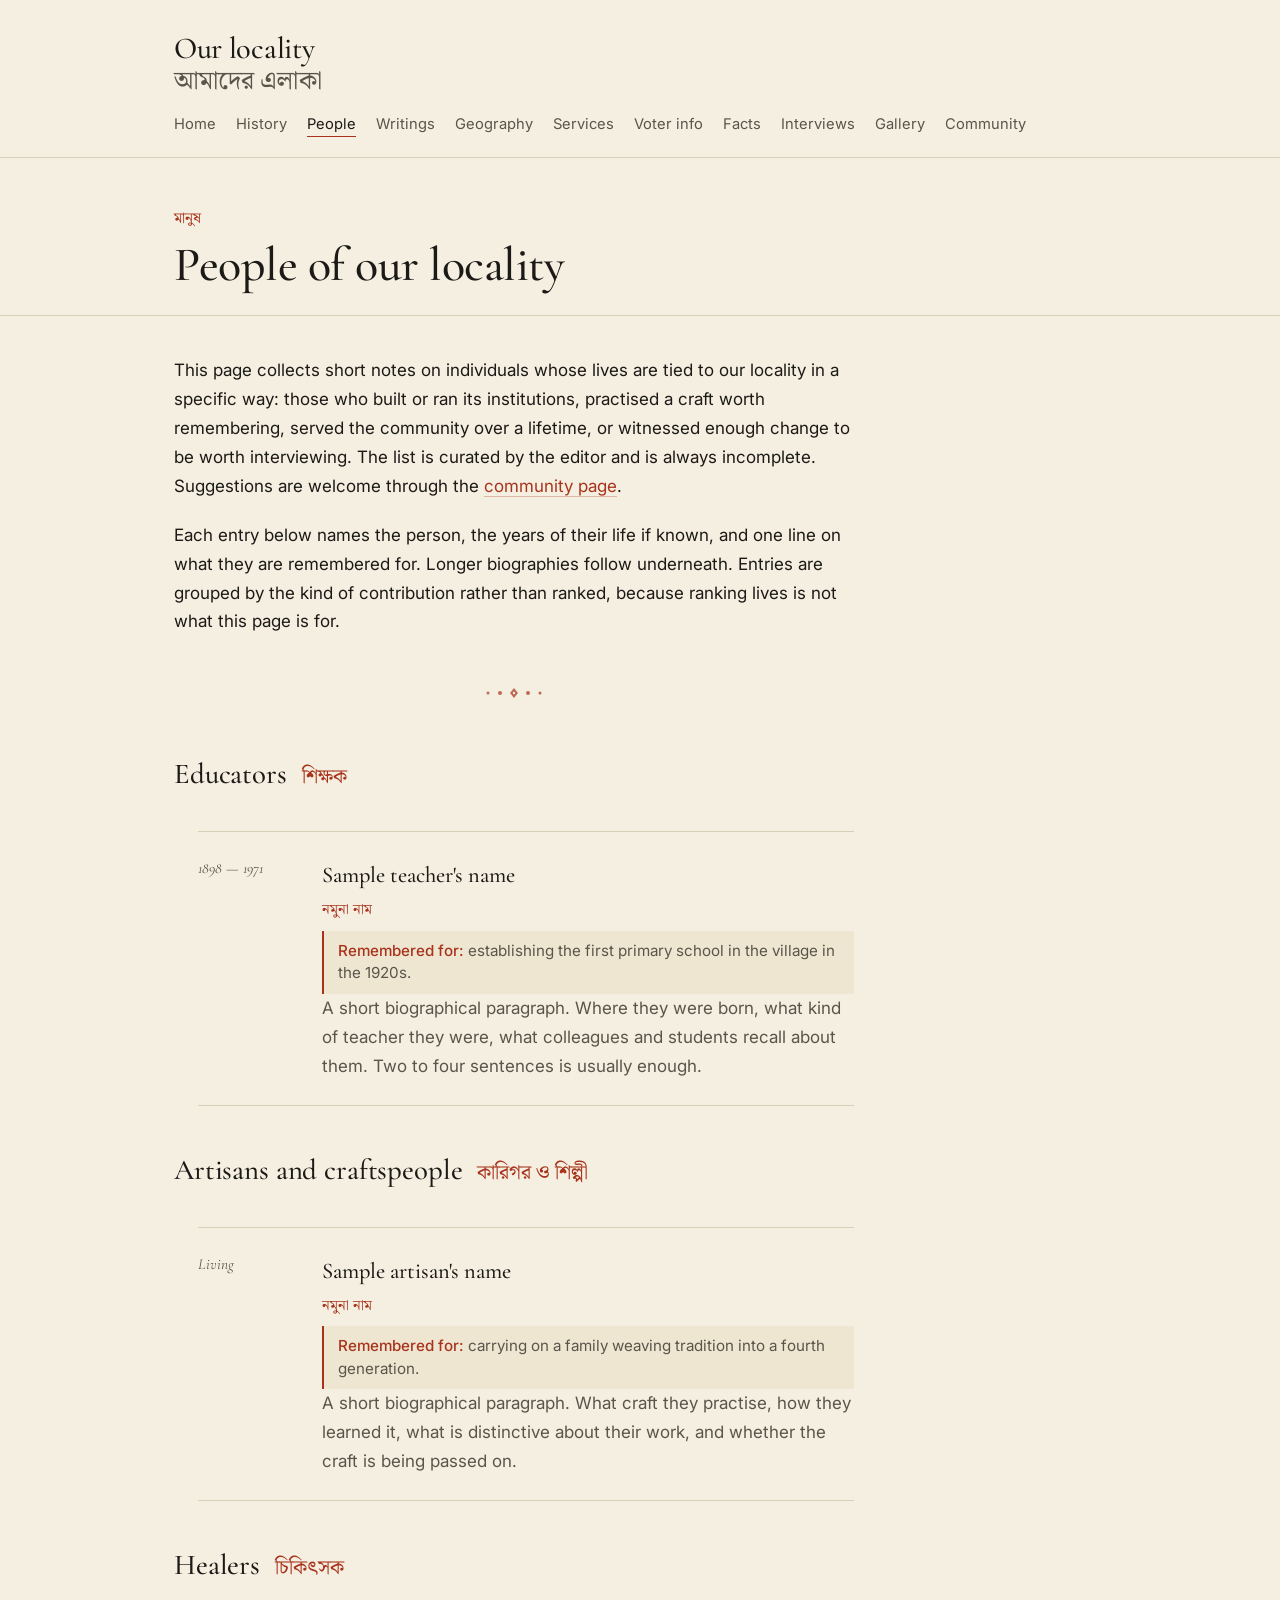
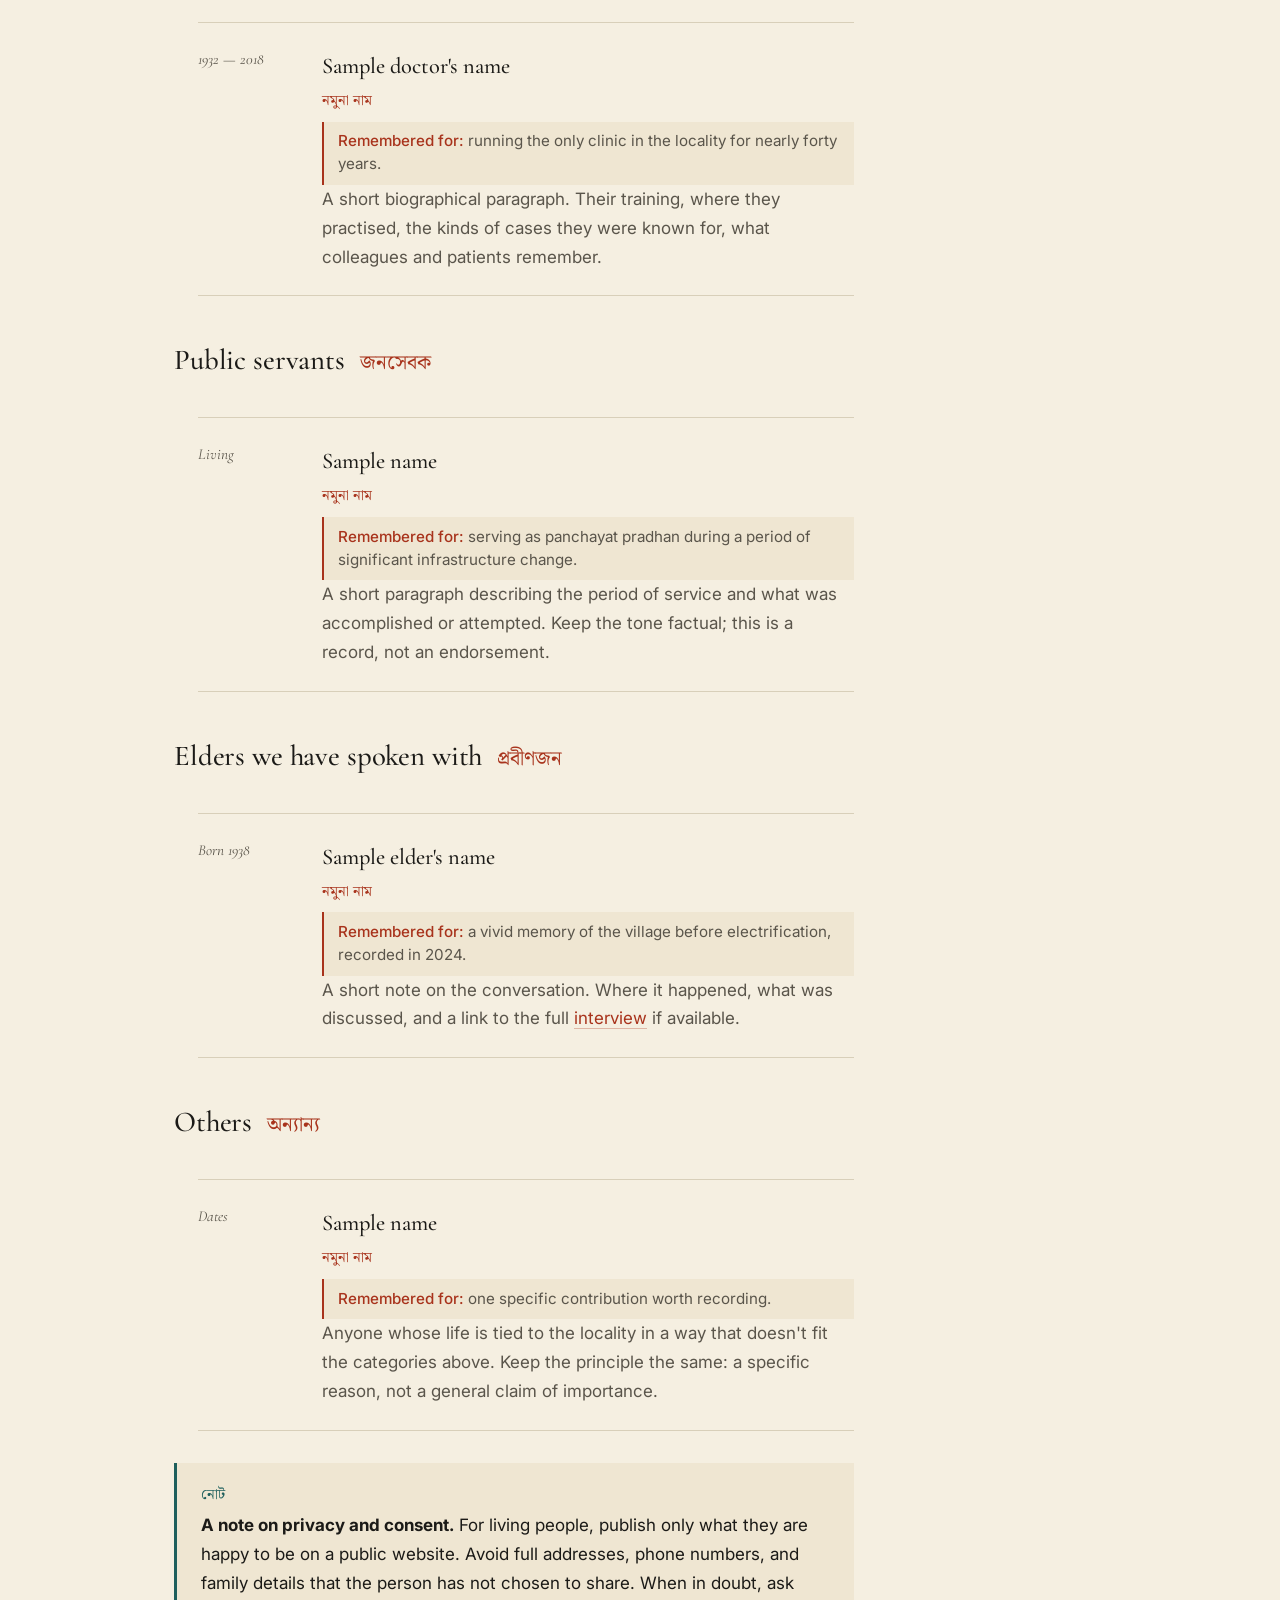
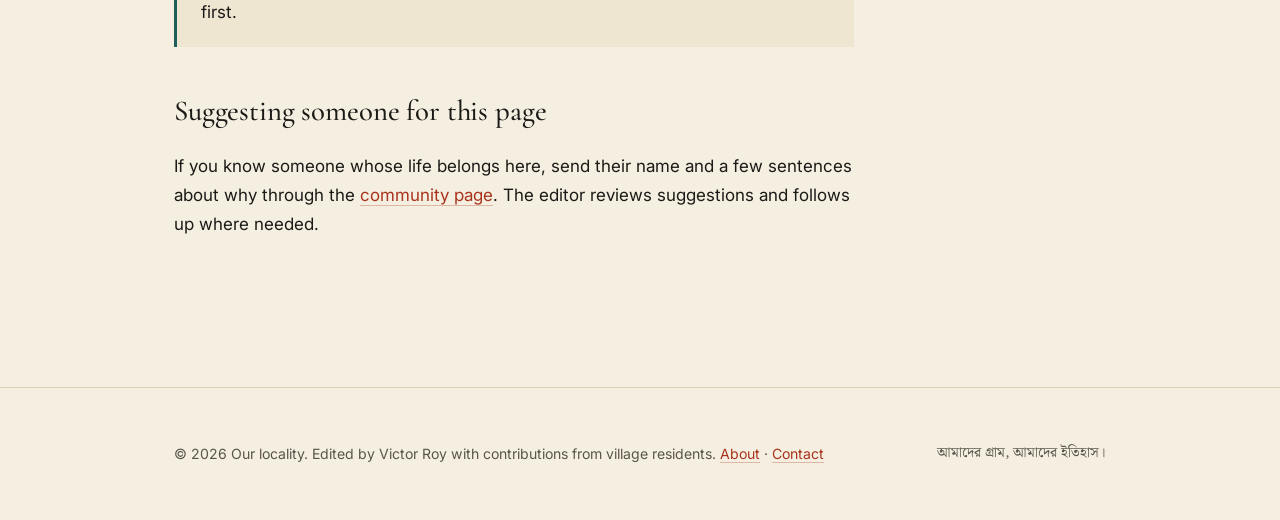
<file: people.html>
<!DOCTYPE html>
<html lang="en">
<head>
<meta charset="UTF-8">
<meta name="viewport" content="width=device-width, initial-scale=1">
<title>People — Our locality</title>
<link rel="preconnect" href="https://fonts.googleapis.com">
<link rel="preconnect" href="https://fonts.gstatic.com" crossorigin>
<link href="https://fonts.googleapis.com/css2?family=Cormorant+Garamond:ital,wght@0,400;0,500;1,400&family=Inter:wght@400;500&family=Noto+Serif+Bengali:wght@400;500&display=swap" rel="stylesheet">
<link rel="stylesheet" href="css/style.css">
</head>
<body>

<header class="site-header">
  <div class="wrap">
    <h1 class="site-title">
      <a href="index.html">Our locality <span class="bangla">আমাদের এলাকা</span></a>
    </h1>
    <nav class="site-nav" aria-label="Primary">
      <ul>
        <li><a href="index.html">Home</a></li>
        <li><a href="history.html">History</a></li>
        <li><a href="people.html" class="active">People</a></li>
        <li><a href="writings.html">Writings</a></li>
        <li><a href="geography.html">Geography</a></li>
        <li><a href="services.html">Services</a></li>
        <li><a href="voter.html">Voter info</a></li>
        <li><a href="facts.html">Facts</a></li>
        <li><a href="interviews.html">Interviews</a></li>
        <li><a href="gallery.html">Gallery</a></li>
        <li><a href="community.html">Community</a></li>
      </ul>
    </nav>
  </div>
</header>

<main>

  <header class="page-head">
    <div class="wrap">
      <p class="page-eyebrow">মানুষ</p>
      <h2 class="page-title">People of our locality</h2>
    </div>
  </header>

  <div class="wrap">
    <article class="prose">

      <p>
        This page collects short notes on individuals whose lives are tied to our locality in a specific way: those who built or ran its institutions, practised a craft worth remembering, served the community over a lifetime, or witnessed enough change to be worth interviewing. The list is curated by the editor and is always incomplete. Suggestions are welcome through the <a href="community.html">community page</a>.
      </p>

      <p>
        Each entry below names the person, the years of their life if known, and one line on what they are remembered for. Longer biographies follow underneath. Entries are grouped by the kind of contribution rather than ranked, because ranking lives is not what this page is for.
      </p>

      <div class="ornament" aria-hidden="true">
        <svg viewBox="0 0 64 18" xmlns="http://www.w3.org/2000/svg">
          <circle cx="6" cy="9" r="1.5" fill="currentColor"/>
          <circle cx="18" cy="9" r="2" fill="currentColor"/>
          <path d="M28 9 L32 4 L36 9 L32 14 Z" fill="currentColor"/>
          <circle cx="32" cy="9" r="1.2" fill="var(--paper)"/>
          <circle cx="46" cy="9" r="2" fill="currentColor"/>
          <circle cx="58" cy="9" r="1.5" fill="currentColor"/>
        </svg>
      </div>

      <h2>Educators <span class="bangla-inline">শিক্ষক</span></h2>
      <ul class="entry-list">
        <li>
          <div class="entry-meta">1898 — 1971</div>
          <div class="entry-body">
            <h3>Sample teacher's name</h3>
            <span class="bangla">নমুনা নাম</span>
            <p class="remembered-for"><strong>Remembered for:</strong> establishing the first primary school in the village in the 1920s.</p>
            <p>A short biographical paragraph. Where they were born, what kind of teacher they were, what colleagues and students recall about them. Two to four sentences is usually enough.</p>
          </div>
        </li>
      </ul>

      <h2>Artisans and craftspeople <span class="bangla-inline">কারিগর ও শিল্পী</span></h2>
      <ul class="entry-list">
        <li>
          <div class="entry-meta">Living</div>
          <div class="entry-body">
            <h3>Sample artisan's name</h3>
            <span class="bangla">নমুনা নাম</span>
            <p class="remembered-for"><strong>Remembered for:</strong> carrying on a family weaving tradition into a fourth generation.</p>
            <p>A short biographical paragraph. What craft they practise, how they learned it, what is distinctive about their work, and whether the craft is being passed on.</p>
          </div>
        </li>
      </ul>

      <h2>Healers <span class="bangla-inline">চিকিৎসক</span></h2>
      <ul class="entry-list">
        <li>
          <div class="entry-meta">1932 — 2018</div>
          <div class="entry-body">
            <h3>Sample doctor's name</h3>
            <span class="bangla">নমুনা নাম</span>
            <p class="remembered-for"><strong>Remembered for:</strong> running the only clinic in the locality for nearly forty years.</p>
            <p>A short biographical paragraph. Their training, where they practised, the kinds of cases they were known for, what colleagues and patients remember.</p>
          </div>
        </li>
      </ul>

      <h2>Public servants <span class="bangla-inline">জনসেবক</span></h2>
      <ul class="entry-list">
        <li>
          <div class="entry-meta">Living</div>
          <div class="entry-body">
            <h3>Sample name</h3>
            <span class="bangla">নমুনা নাম</span>
            <p class="remembered-for"><strong>Remembered for:</strong> serving as panchayat pradhan during a period of significant infrastructure change.</p>
            <p>A short paragraph describing the period of service and what was accomplished or attempted. Keep the tone factual; this is a record, not an endorsement.</p>
          </div>
        </li>
      </ul>

      <h2>Elders we have spoken with <span class="bangla-inline">প্রবীণজন</span></h2>
      <ul class="entry-list">
        <li>
          <div class="entry-meta">Born 1938</div>
          <div class="entry-body">
            <h3>Sample elder's name</h3>
            <span class="bangla">নমুনা নাম</span>
            <p class="remembered-for"><strong>Remembered for:</strong> a vivid memory of the village before electrification, recorded in 2024.</p>
            <p>A short note on the conversation. Where it happened, what was discussed, and a link to the full <a href="interviews.html">interview</a> if available.</p>
          </div>
        </li>
      </ul>

      <h2>Others <span class="bangla-inline">অন্যান্য</span></h2>
      <ul class="entry-list">
        <li>
          <div class="entry-meta">Dates</div>
          <div class="entry-body">
            <h3>Sample name</h3>
            <span class="bangla">নমুনা নাম</span>
            <p class="remembered-for"><strong>Remembered for:</strong> one specific contribution worth recording.</p>
            <p>Anyone whose life is tied to the locality in a way that doesn't fit the categories above. Keep the principle the same: a specific reason, not a general claim of importance.</p>
          </div>
        </li>
      </ul>

      <div class="aside-box">
        <span class="bangla">নোট</span>
        <strong>A note on privacy and consent.</strong> For living people, publish only what they are happy to be on a public website. Avoid full addresses, phone numbers, and family details that the person has not chosen to share. When in doubt, ask first.
      </div>

      <h2>Suggesting someone for this page</h2>
      <p>
        If you know someone whose life belongs here, send their name and a few sentences about why through the <a href="community.html">community page</a>. The editor reviews suggestions and follows up where needed.
      </p>

    </article>
  </div>

</main>

<footer class="site-footer">
  <div class="wrap">
    <p>
      © <span id="year"></span> Our locality. Edited by Victor Roy with contributions from village residents.
      <a href="about.html">About</a> · <a href="mailto:YOUR_EMAIL_HERE@gmail.com">Contact</a>
    </p>
    <p class="bangla">আমাদের গ্রাম, আমাদের ইতিহাস।</p>
  </div>
</footer>
<script>document.getElementById('year').textContent = new Date().getFullYear();</script>

</body>
</html>
</file>
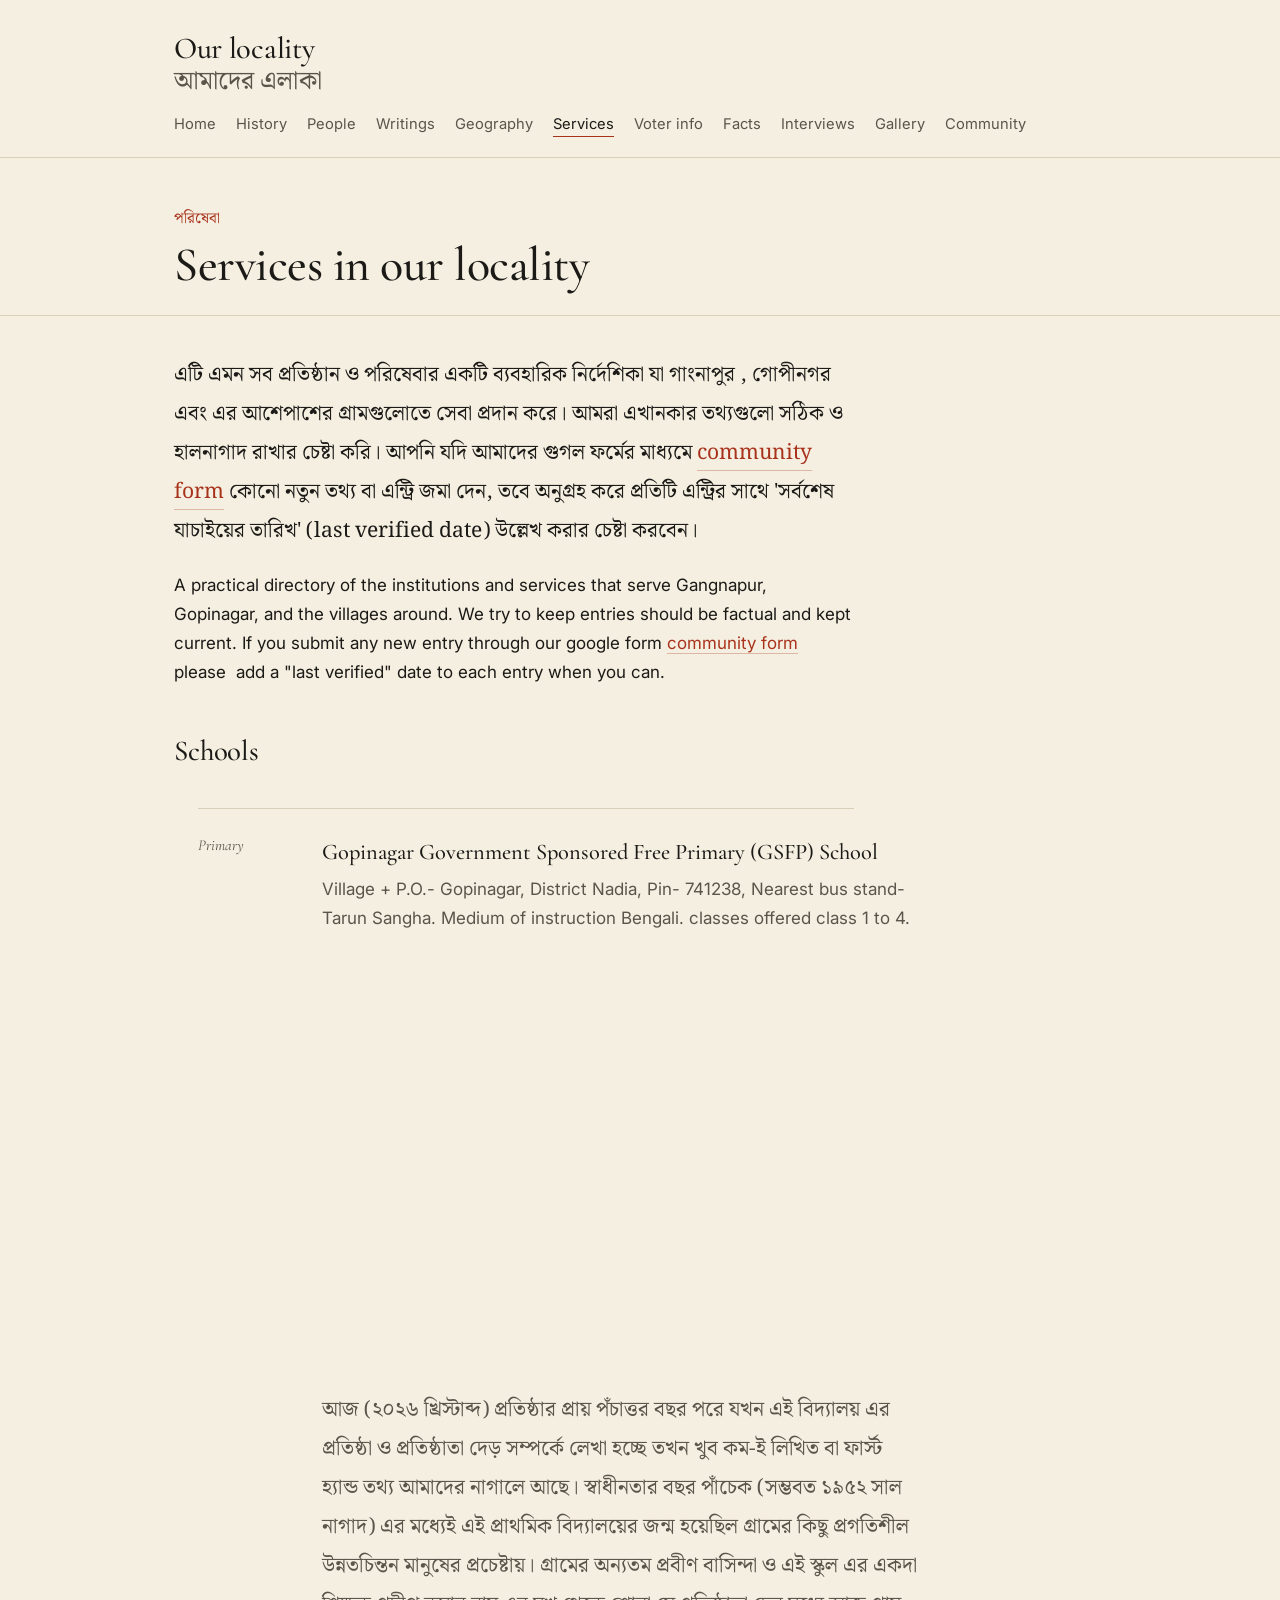
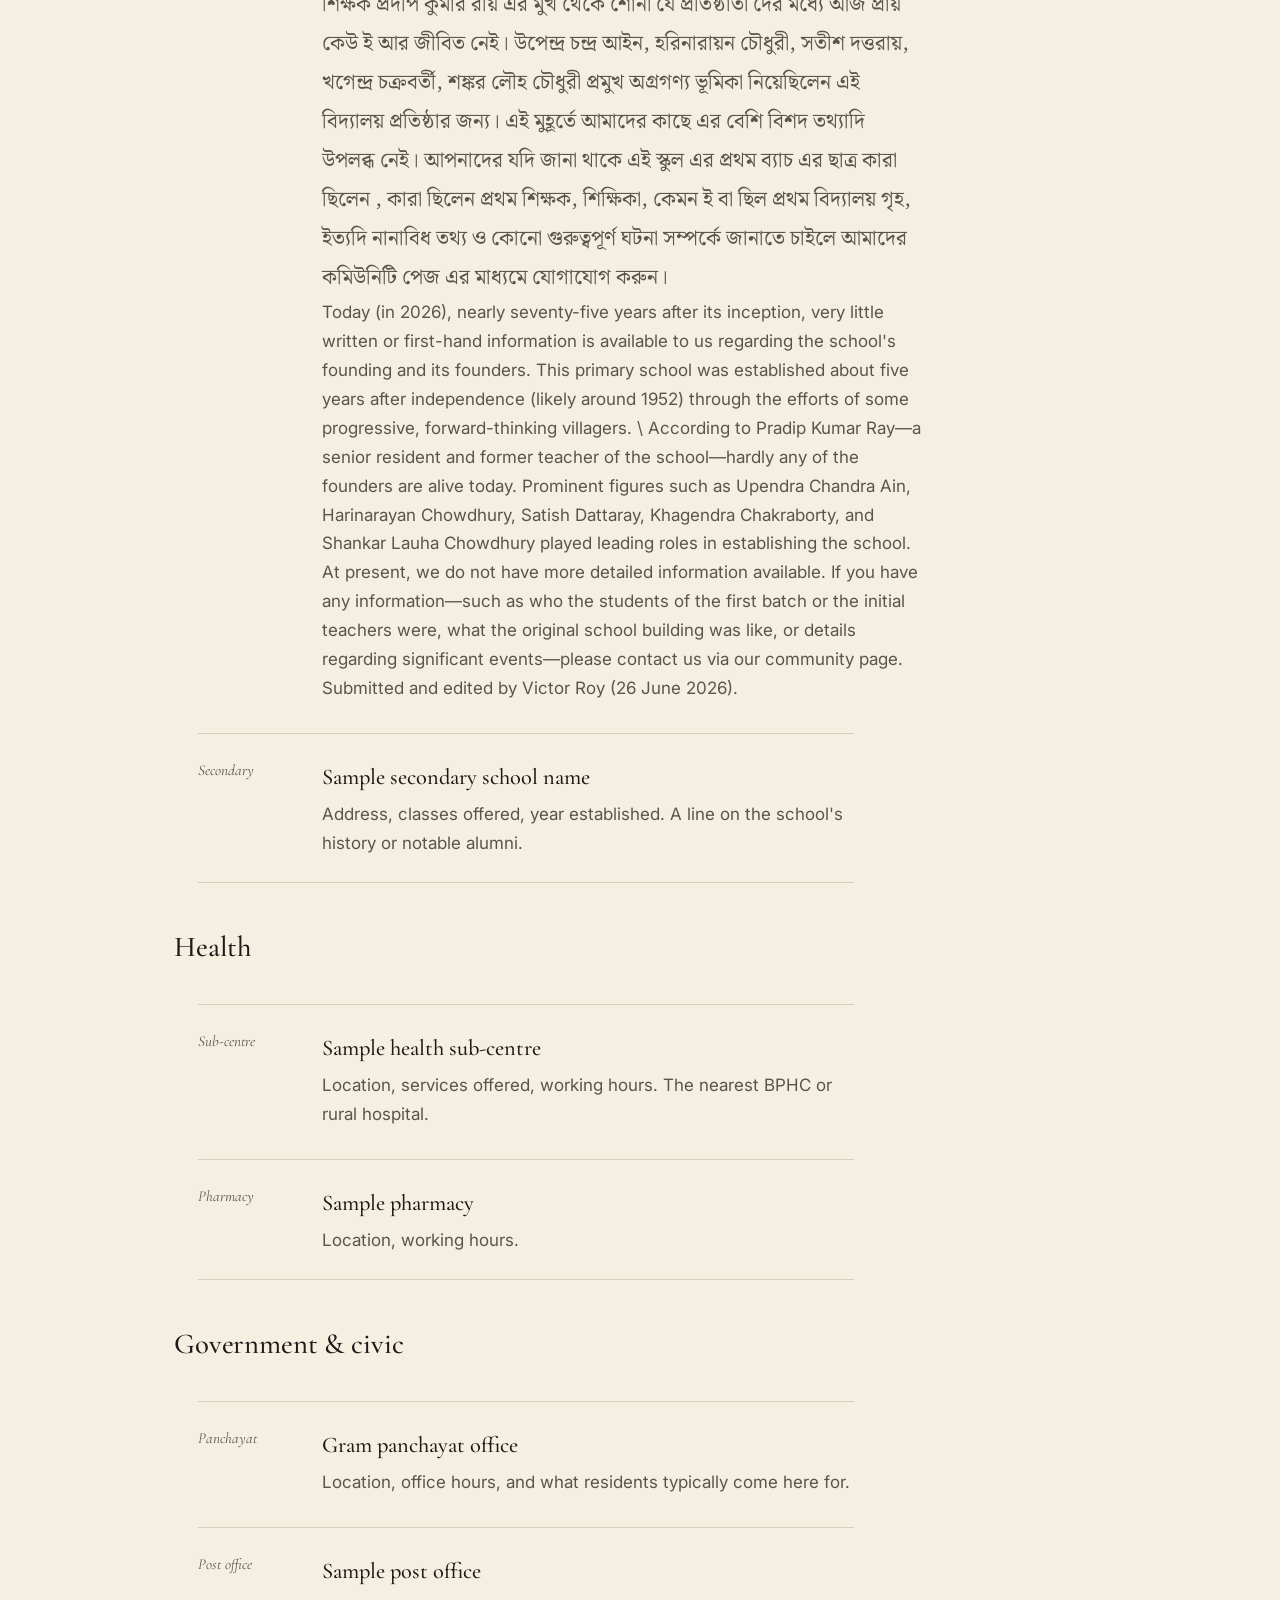
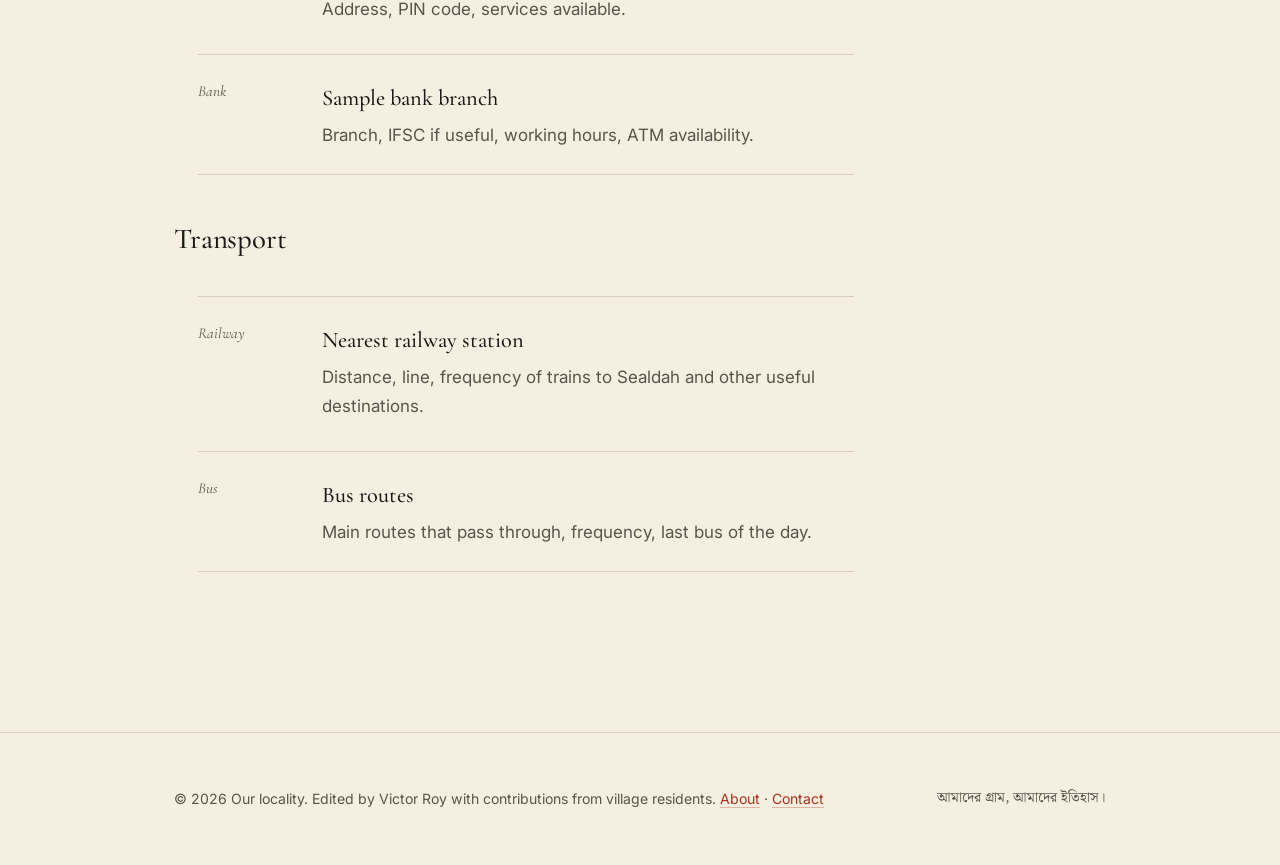
<file: services.html>
<!DOCTYPE html>
<html lang="en">
<head>
<meta charset="UTF-8">
<meta name="viewport" content="width=device-width, initial-scale=1">
<title>Services — Our locality</title>
<link rel="preconnect" href="https://fonts.googleapis.com">
<link rel="preconnect" href="https://fonts.gstatic.com" crossorigin>
<link href="https://fonts.googleapis.com/css2?family=Cormorant+Garamond:ital,wght@0,400;0,500;1,400&family=Inter:wght@400;500&family=Noto+Serif+Bengali:wght@400;500&display=swap" rel="stylesheet">
<link rel="stylesheet" href="css/style.css">
</head>
<body>

<header class="site-header">
  <div class="wrap">
    <h1 class="site-title">
      <a href="index.html">Our locality <span class="bangla">আমাদের এলাকা</span></a>
    </h1>
    <nav class="site-nav" aria-label="Primary">
      <ul>
        <li><a href="index.html">Home</a></li>
        <li><a href="history.html">History</a></li>
        <li><a href="people.html">People</a></li>
        <li><a href="writings.html">Writings</a></li>
        <li><a href="geography.html">Geography</a></li>
        <li><a href="services.html" class="active">Services</a></li>
        <li><a href="voter.html">Voter info</a></li>
        <li><a href="facts.html">Facts</a></li>
        <li><a href="interviews.html">Interviews</a></li>
        <li><a href="gallery.html">Gallery</a></li>
        <li><a href="community.html">Community</a></li>
      </ul>
    </nav>
  </div>
</header>

<main>

  <header class="page-head">
    <div class="wrap">
      <p class="page-eyebrow">পরিষেবা</p>
      <h2 class="page-title">Services in our locality</h2>
    </div>
  </header>

  <div class="wrap">
    <article class="prose">
<p lang="bn">
  এটি এমন সব প্রতিষ্ঠান ও পরিষেবার একটি ব্যবহারিক নির্দেশিকা যা গাংনাপুর , গোপীনগর এবং এর আশেপাশের গ্রামগুলোতে সেবা প্রদান করে। আমরা এখানকার তথ্যগুলো সঠিক ও হালনাগাদ রাখার চেষ্টা করি। আপনি যদি আমাদের গুগল ফর্মের মাধ্যমে <a href="community.html">community form</a> কোনো নতুন তথ্য বা এন্ট্রি জমা দেন, তবে অনুগ্রহ করে প্রতিটি এন্ট্রির সাথে 'সর্বশেষ যাচাইয়ের তারিখ' (last verified date) উল্লেখ করার চেষ্টা করবেন।
</p>
      <p>
        A practical directory of the institutions and services that serve Gangnapur, Gopinagar, and the villages around. We try to keep entries should be factual and kept current. If you submit any new entry through our google form <a href="community.html">community form</a>  please  add a "last verified" date to each entry when you can.
      </p>

      <h2>Schools</h2>
      <ul class="entry-list">
        <li>
          <div class="entry-meta">Primary</div>
          <div class="entry-body">
            <h3>Gopinagar Government Sponsored Free Primary (GSFP) School</h3>
            <p>Village + P.O.- Gopinagar, District Nadia, Pin- 741238, Nearest bus stand- Tarun Sangha. Medium of instruction Bengali. classes offered class 1 to 4.</p>
            <iframe src="https://www.google.com/maps/embed?pb=!1m18!1m12!1m3!1d827.7973998907479!2d88.62929599471376!3d23.113802879292724!2m3!1f0!2f0!3f0!3m2!1i1024!2i768!4f13.1!3m3!1m2!1s0x39f8c5f4af3cf5ad%3A0x39326506d92fae5!2sGopinagar%20G.S.F.P%20School!5e1!3m2!1sen!2sin!4v1782482011590!5m2!1sen!2sin" width="600" height="450" style="border:0;" allowfullscreen="" loading="lazy" referrerpolicy="strict-origin-when-cross-origin"></iframe>
          <p lang="bn">
  আজ (২০২৬ খ্রিস্টাব্দ) প্রতিষ্ঠার প্রায় পঁচাত্তর বছর পরে যখন এই বিদ্যালয় এর প্রতিষ্ঠা ও প্রতিষ্ঠাতা দেড় সম্পর্কে লেখা হচ্ছে তখন খুব কম-ই লিখিত বা ফার্স্ট হ্যান্ড তথ্য আমাদের নাগালে আছে। স্বাধীনতার বছর পাঁচেক (সম্ভবত ১৯৫২ সাল নাগাদ) এর মধ্যেই এই প্রাথমিক বিদ্যালয়ের জন্ম হয়েছিল গ্রামের কিছু প্রগতিশীল উন্নতচিন্তন মানুষের প্রচেষ্টায়।  গ্রামের অন্যতম প্রবীণ বাসিন্দা ও এই স্কুল এর একদা শিক্ষক প্রদীপ কুমার রায় এর মুখ থেকে শোনা যে প্রতিষ্ঠাতা দের মধ্যে আজ প্রায় কেউ ই আর জীবিত নেই। 
            উপেন্দ্র চন্দ্র আইন, হরিনারায়ন চৌধুরী, সতীশ দত্তরায়, খগেন্দ্র চক্রবর্তী, শঙ্কর লৌহ চৌধুরী প্রমুখ অগ্রগণ্য ভূমিকা নিয়েছিলেন এই বিদ্যালয় প্রতিষ্ঠার জন্য।  এই মুহূর্তে আমাদের কাছে এর বেশি বিশদ তথ্যাদি উপলব্ধ নেই।  আপনাদের যদি জানা থাকে এই স্কুল এর প্রথম ব্যাচ এর ছাত্র কারা ছিলেন , কারা ছিলেন প্রথম শিক্ষক, শিক্ষিকা, কেমন ই বা ছিল প্রথম বিদ্যালয় গৃহ, ইত্যদি নানাবিধ তথ্য ও কোনো গুরুত্বপূর্ণ ঘটনা সম্পর্কে জানাতে চাইলে আমাদের কমিউনিটি পেজ এর মাধ্যমে যোগাযোগ করুন।  
          </p>   
            <p> Today (in 2026), nearly seventy-five years after its inception, very little written or first-hand information is available to us regarding the school's founding and its founders. This primary school was established about five years after independence (likely around 1952) through the efforts of some progressive, forward-thinking villagers. \
              According to Pradip Kumar Ray—a senior resident and former teacher of the school—hardly any of the founders are alive today. Prominent figures such as Upendra Chandra Ain, Harinarayan Chowdhury, Satish Dattaray, Khagendra Chakraborty, and Shankar Lauha Chowdhury played leading roles in establishing the school. At present, we do not have more detailed information available. 
              If you have any information—such as who the students of the first batch or the initial teachers were, what the original school building was like, or details regarding significant events—please contact us via our community page.
             Submitted and edited by Victor Roy (26 June 2026).
            </p>
          </div>
        </li>
        <li>
          <div class="entry-meta">Secondary</div>
          <div class="entry-body">
            <h3>Sample secondary school name</h3>
            <p>Address, classes offered, year established. A line on the school's history or notable alumni.</p>
          </div>
        </li>
      </ul>

      <h2>Health</h2>
      <ul class="entry-list">
        <li>
          <div class="entry-meta">Sub-centre</div>
          <div class="entry-body">
            <h3>Sample health sub-centre</h3>
            <p>Location, services offered, working hours. The nearest BPHC or rural hospital.</p>
          </div>
        </li>
        <li>
          <div class="entry-meta">Pharmacy</div>
          <div class="entry-body">
            <h3>Sample pharmacy</h3>
            <p>Location, working hours.</p>
          </div>
        </li>
      </ul>

      <h2>Government &amp; civic</h2>
      <ul class="entry-list">
        <li>
          <div class="entry-meta">Panchayat</div>
          <div class="entry-body">
            <h3>Gram panchayat office</h3>
            <p>Location, office hours, and what residents typically come here for.</p>
          </div>
        </li>
        <li>
          <div class="entry-meta">Post office</div>
          <div class="entry-body">
            <h3>Sample post office</h3>
            <p>Address, PIN code, services available.</p>
          </div>
        </li>
        <li>
          <div class="entry-meta">Bank</div>
          <div class="entry-body">
            <h3>Sample bank branch</h3>
            <p>Branch, IFSC if useful, working hours, ATM availability.</p>
          </div>
        </li>
      </ul>

      <h2>Transport</h2>
      <ul class="entry-list">
        <li>
          <div class="entry-meta">Railway</div>
          <div class="entry-body">
            <h3>Nearest railway station</h3>
            <p>Distance, line, frequency of trains to Sealdah and other useful destinations.</p>
          </div>
        </li>
        <li>
          <div class="entry-meta">Bus</div>
          <div class="entry-body">
            <h3>Bus routes</h3>
            <p>Main routes that pass through, frequency, last bus of the day.</p>
          </div>
        </li>
      </ul>

    </article>
  </div>

</main>

<footer class="site-footer">
  <div class="wrap">
    <p>
      © <span id="year"></span> Our locality. Edited by Victor Roy with contributions from village residents.
      <a href="about.html">About</a> · <a href="mailto:YOUR_EMAIL_HERE@gmail.com">Contact</a>
    </p>
    <p class="bangla">আমাদের গ্রাম, আমাদের ইতিহাস।</p>
  </div>
</footer>
<script>document.getElementById('year').textContent = new Date().getFullYear();</script>

</body>
</html>
</file>
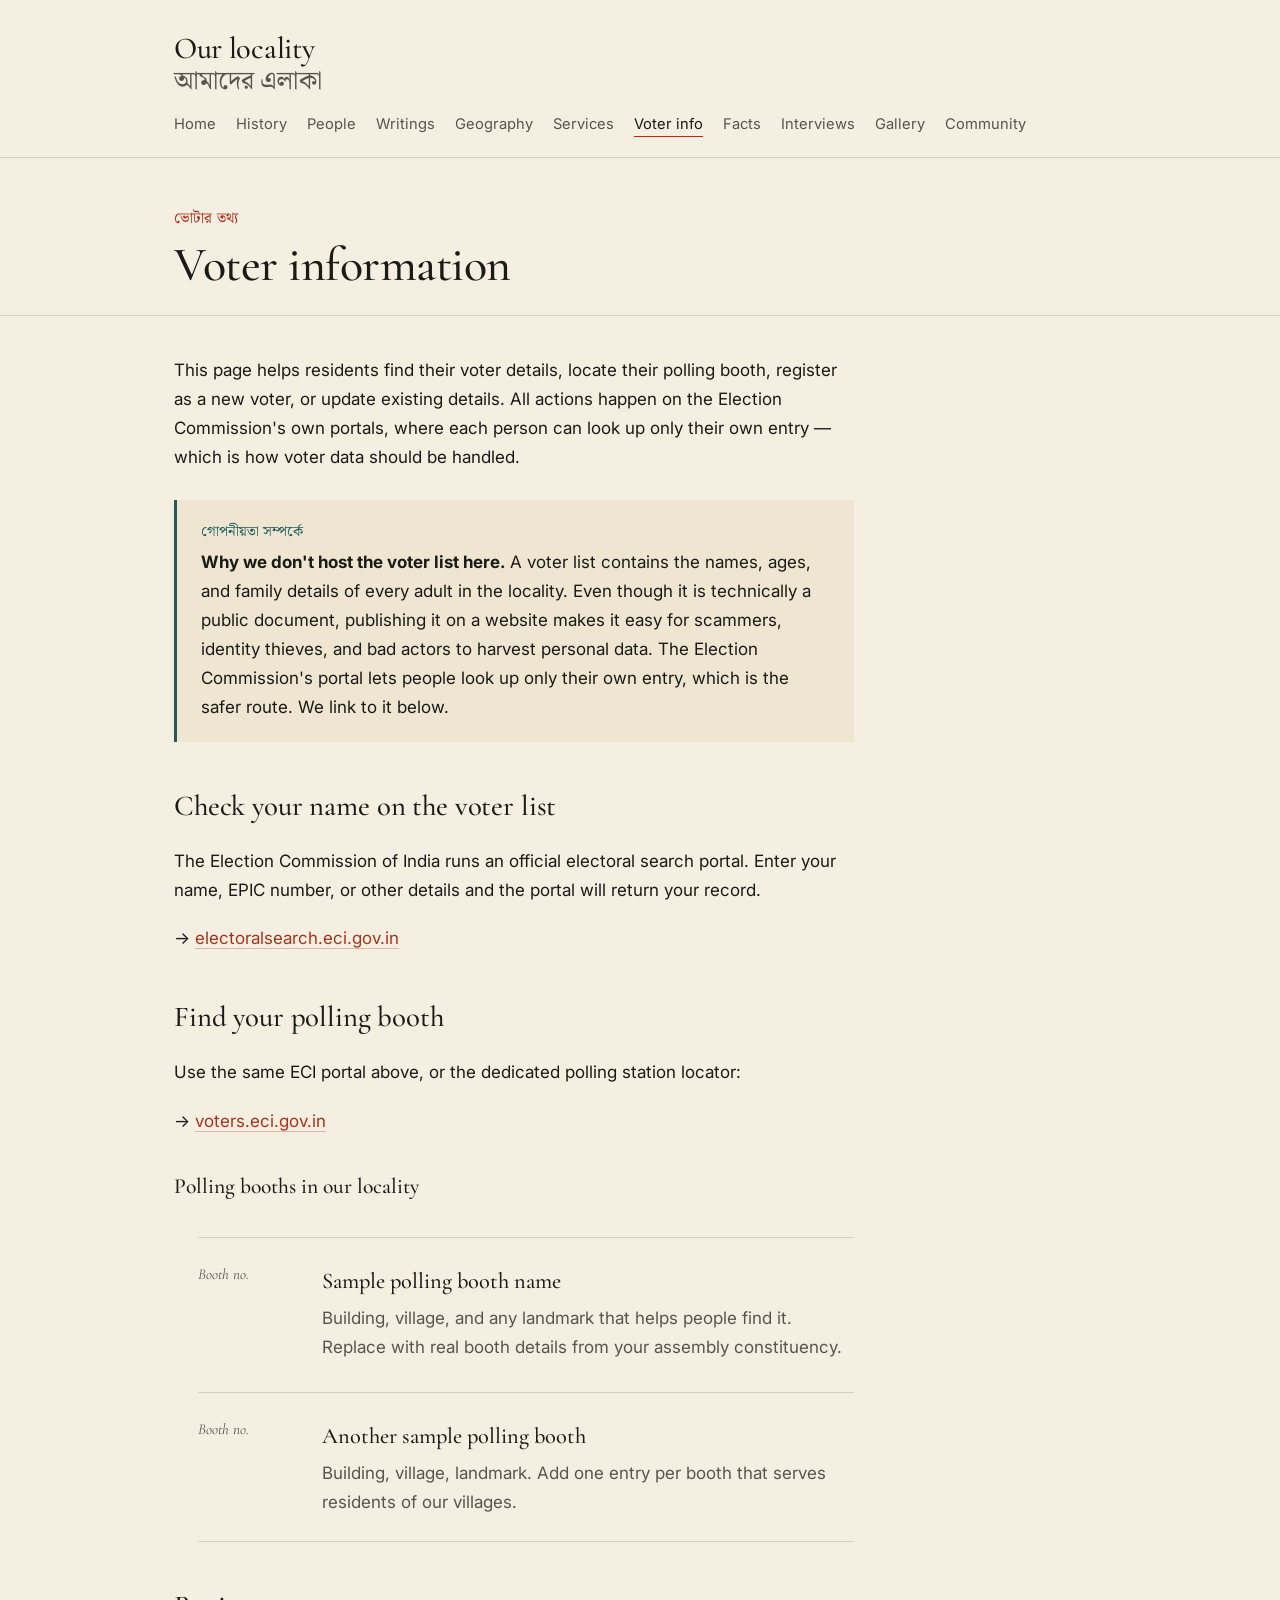
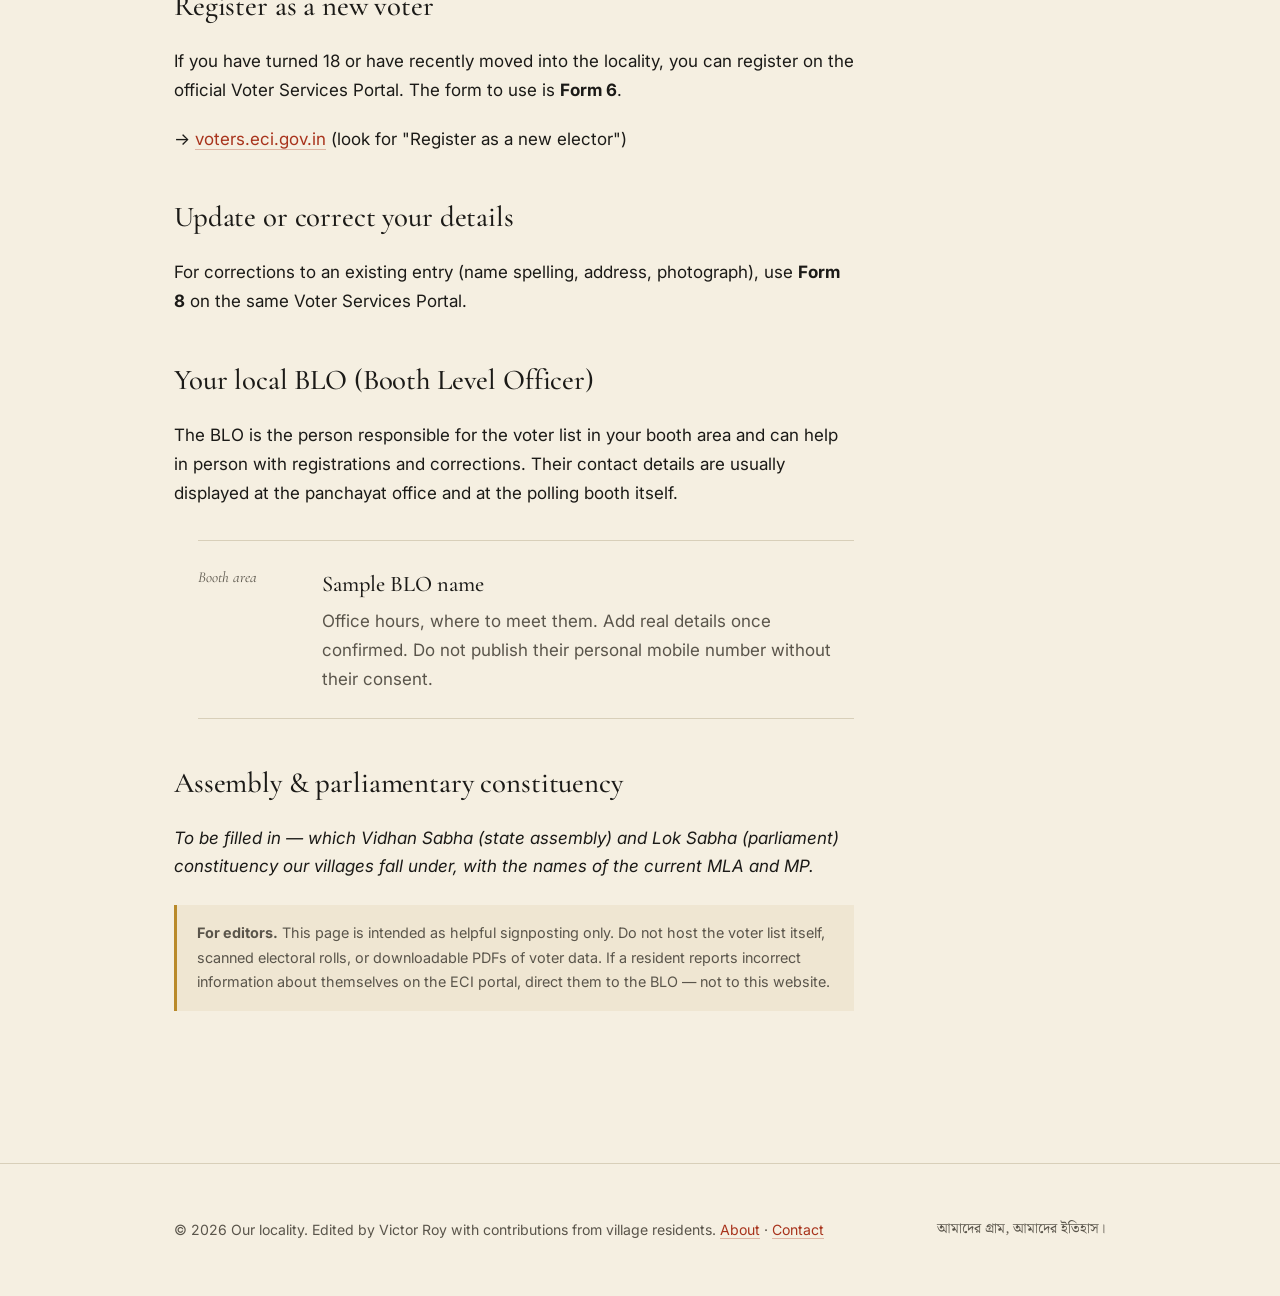
<file: voter.html>
<!DOCTYPE html>
<html lang="en">
<head>
<meta charset="UTF-8">
<meta name="viewport" content="width=device-width, initial-scale=1">
<title>Voter info — Our locality</title>
<link rel="preconnect" href="https://fonts.googleapis.com">
<link rel="preconnect" href="https://fonts.gstatic.com" crossorigin>
<link href="https://fonts.googleapis.com/css2?family=Cormorant+Garamond:ital,wght@0,400;0,500;1,400&family=Inter:wght@400;500&family=Noto+Serif+Bengali:wght@400;500&display=swap" rel="stylesheet">
<link rel="stylesheet" href="css/style.css">
</head>
<body>

<header class="site-header">
  <div class="wrap">
    <h1 class="site-title">
      <a href="index.html">Our locality <span class="bangla">আমাদের এলাকা</span></a>
    </h1>
    <nav class="site-nav" aria-label="Primary">
      <ul>
        <li><a href="index.html">Home</a></li>
        <li><a href="history.html">History</a></li>
        <li><a href="people.html">People</a></li>
        <li><a href="writings.html">Writings</a></li>
        <li><a href="geography.html">Geography</a></li>
        <li><a href="services.html">Services</a></li>
        <li><a href="voter.html" class="active">Voter info</a></li>
        <li><a href="facts.html">Facts</a></li>
        <li><a href="interviews.html">Interviews</a></li>
        <li><a href="gallery.html">Gallery</a></li>
        <li><a href="community.html">Community</a></li>
      </ul>
    </nav>
  </div>
</header>

<main>

  <header class="page-head">
    <div class="wrap">
      <p class="page-eyebrow">ভোটার তথ্য</p>
      <h2 class="page-title">Voter information</h2>
    </div>
  </header>

  <div class="wrap">
    <article class="prose">

      <p>
        This page helps residents find their voter details, locate their polling booth, register as a new voter, or update existing details. All actions happen on the Election Commission's own portals, where each person can look up only their own entry &mdash; which is how voter data should be handled.
      </p>

      <div class="aside-box">
        <span class="bangla">গোপনীয়তা সম্পর্কে</span>
        <strong>Why we don't host the voter list here.</strong> A voter list contains the names, ages, and family details of every adult in the locality. Even though it is technically a public document, publishing it on a website makes it easy for scammers, identity thieves, and bad actors to harvest personal data. The Election Commission's portal lets people look up only their own entry, which is the safer route. We link to it below.
      </div>

      <h2>Check your name on the voter list</h2>
      <p>
        The Election Commission of India runs an official electoral search portal. Enter your name, EPIC number, or other details and the portal will return your record.
      </p>
      <p>
        &rarr; <a href="https://electoralsearch.eci.gov.in/" target="_blank" rel="noopener">electoralsearch.eci.gov.in</a>
      </p>

      <h2>Find your polling booth</h2>
      <p>
        Use the same ECI portal above, or the dedicated polling station locator:
      </p>
      <p>
        &rarr; <a href="https://voters.eci.gov.in/" target="_blank" rel="noopener">voters.eci.gov.in</a>
      </p>

      <h3>Polling booths in our locality</h3>
      <ul class="entry-list">

        <li>
          <div class="entry-meta">Booth no.</div>
          <div class="entry-body">
            <h3>Sample polling booth name</h3>
            <p>Building, village, and any landmark that helps people find it. Replace with real booth details from your assembly constituency.</p>
          </div>
        </li>

        <li>
          <div class="entry-meta">Booth no.</div>
          <div class="entry-body">
            <h3>Another sample polling booth</h3>
            <p>Building, village, landmark. Add one entry per booth that serves residents of our villages.</p>
          </div>
        </li>

      </ul>

      <h2>Register as a new voter</h2>
      <p>
        If you have turned 18 or have recently moved into the locality, you can register on the official Voter Services Portal. The form to use is <strong>Form 6</strong>.
      </p>
      <p>
        &rarr; <a href="https://voters.eci.gov.in/" target="_blank" rel="noopener">voters.eci.gov.in</a> (look for "Register as a new elector")
      </p>

      <h2>Update or correct your details</h2>
      <p>
        For corrections to an existing entry (name spelling, address, photograph), use <strong>Form 8</strong> on the same Voter Services Portal.
      </p>

      <h2>Your local BLO (Booth Level Officer)</h2>
      <p>
        The BLO is the person responsible for the voter list in your booth area and can help in person with registrations and corrections. Their contact details are usually displayed at the panchayat office and at the polling booth itself.
      </p>
      <ul class="entry-list">
        <li>
          <div class="entry-meta">Booth area</div>
          <div class="entry-body">
            <h3>Sample BLO name</h3>
            <p>Office hours, where to meet them. Add real details once confirmed. Do not publish their personal mobile number without their consent.</p>
          </div>
        </li>
      </ul>

      <h2>Assembly &amp; parliamentary constituency</h2>
      <p>
        <em>To be filled in &mdash; which Vidhan Sabha (state assembly) and Lok Sabha (parliament) constituency our villages fall under, with the names of the current MLA and MP.</em>
      </p>

      <div class="note">
        <strong>For editors.</strong> This page is intended as helpful signposting only. Do not host the voter list itself, scanned electoral rolls, or downloadable PDFs of voter data. If a resident reports incorrect information about themselves on the ECI portal, direct them to the BLO &mdash; not to this website.
      </div>

    </article>
  </div>

</main>

<footer class="site-footer">
  <div class="wrap">
    <p>
      © <span id="year"></span> Our locality. Edited by Victor Roy with contributions from village residents.
      <a href="about.html">About</a> · <a href="mailto:YOUR_EMAIL_HERE@gmail.com">Contact</a>
    </p>
    <p class="bangla">আমাদের গ্রাম, আমাদের ইতিহাস।</p>
  </div>
</footer>
<script>document.getElementById('year').textContent = new Date().getFullYear();</script>

</body>
</html>
</file>
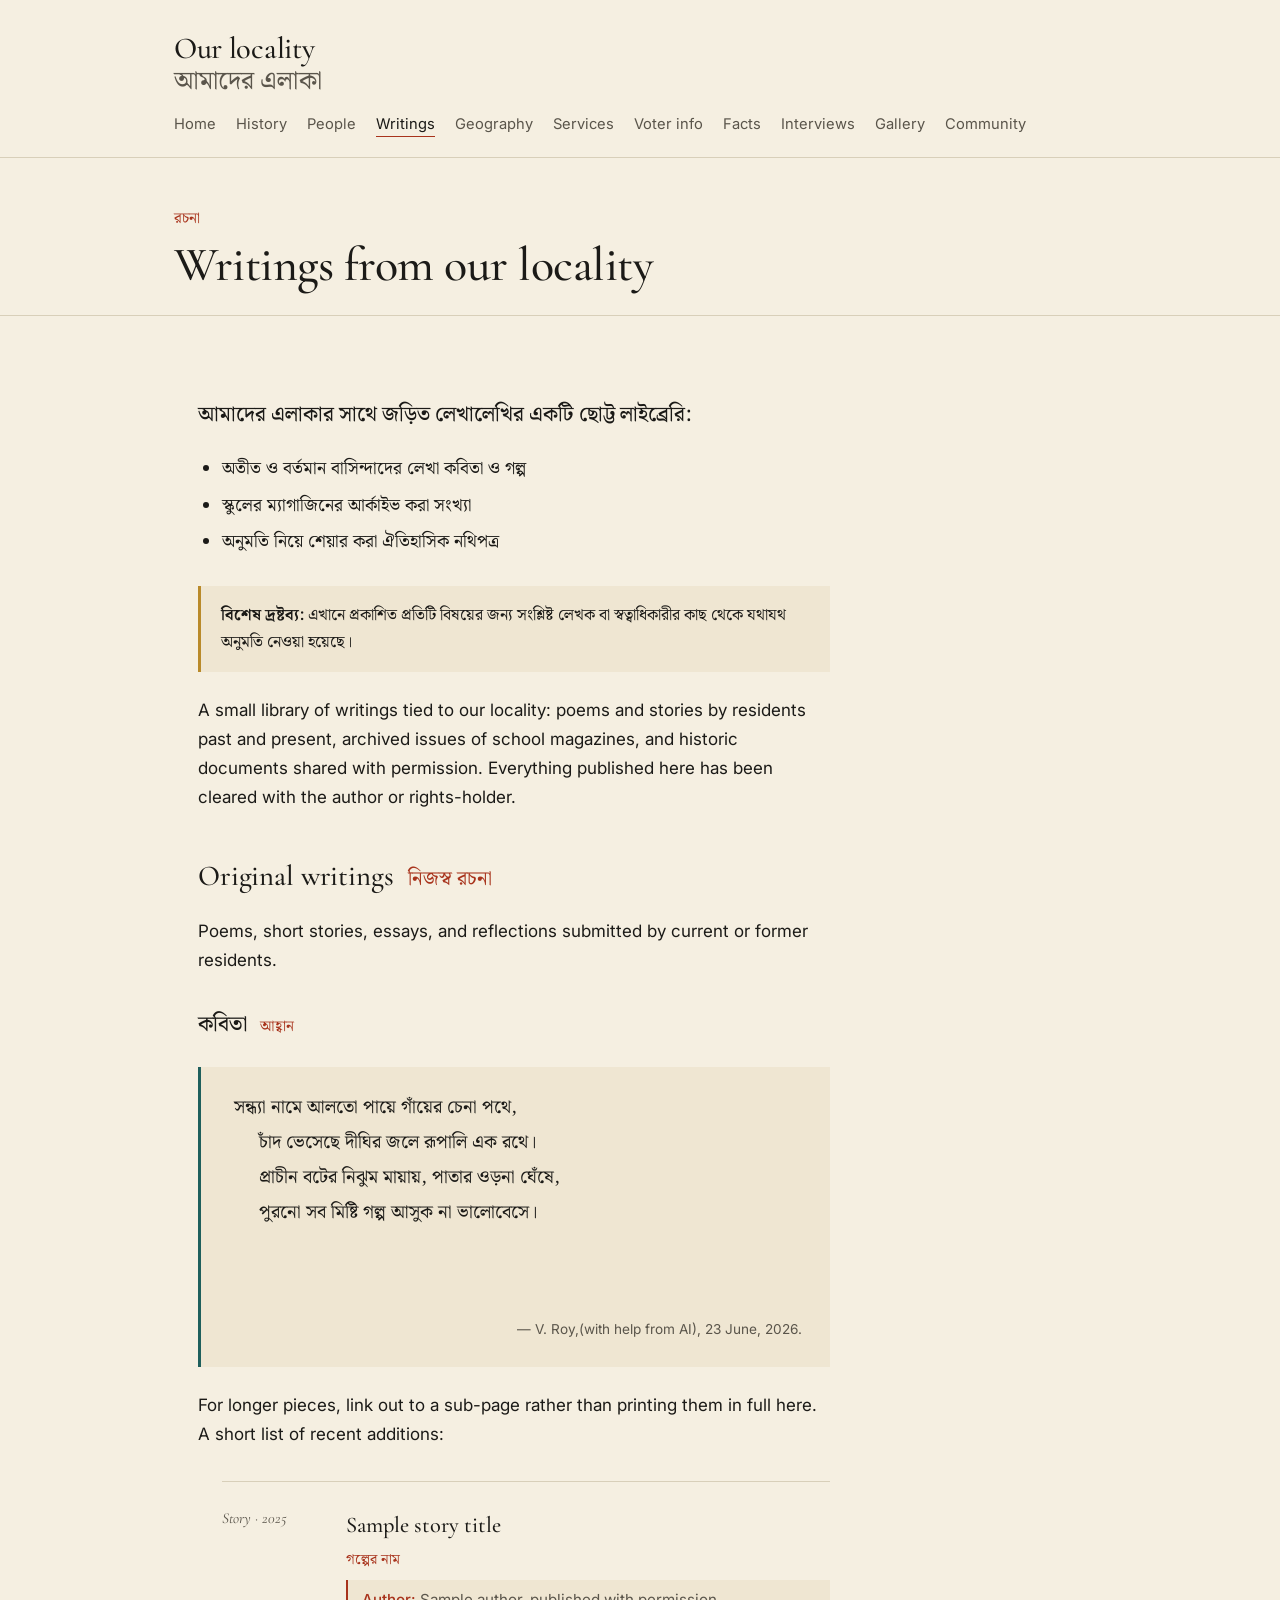
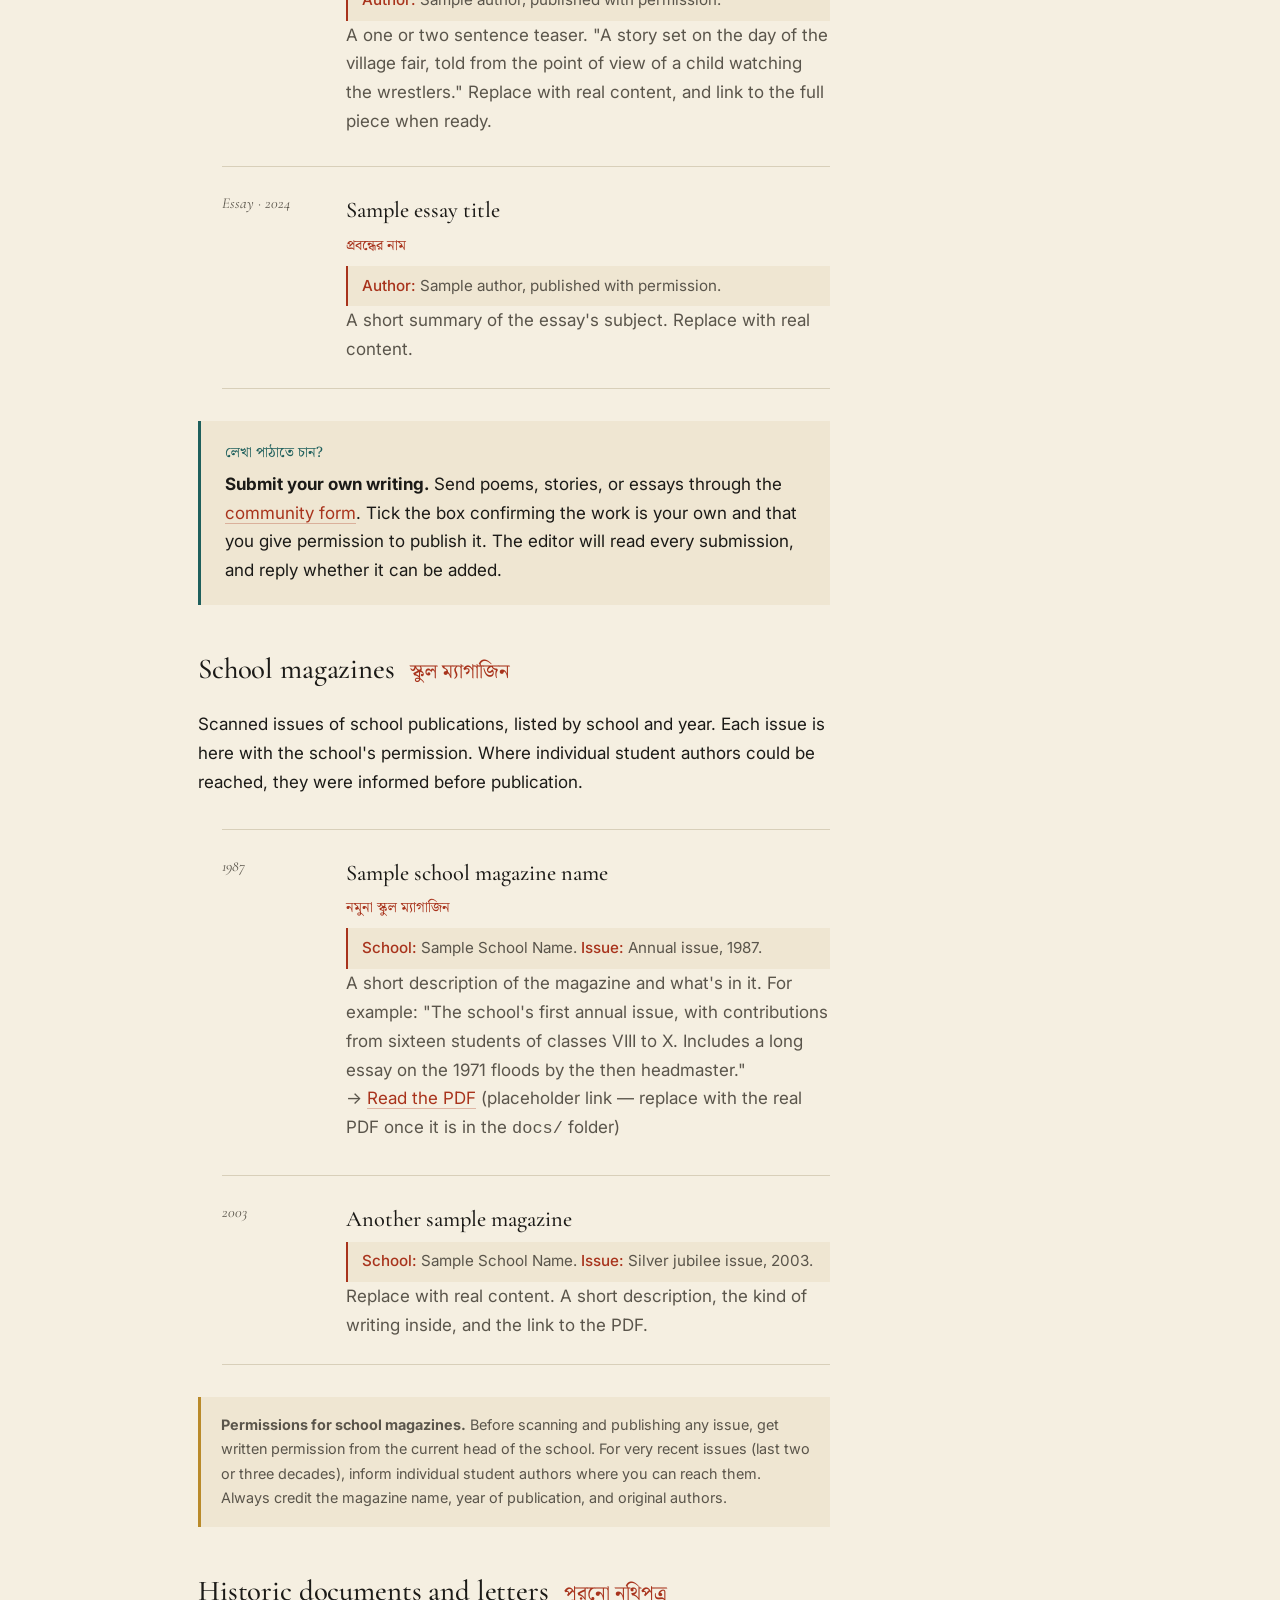
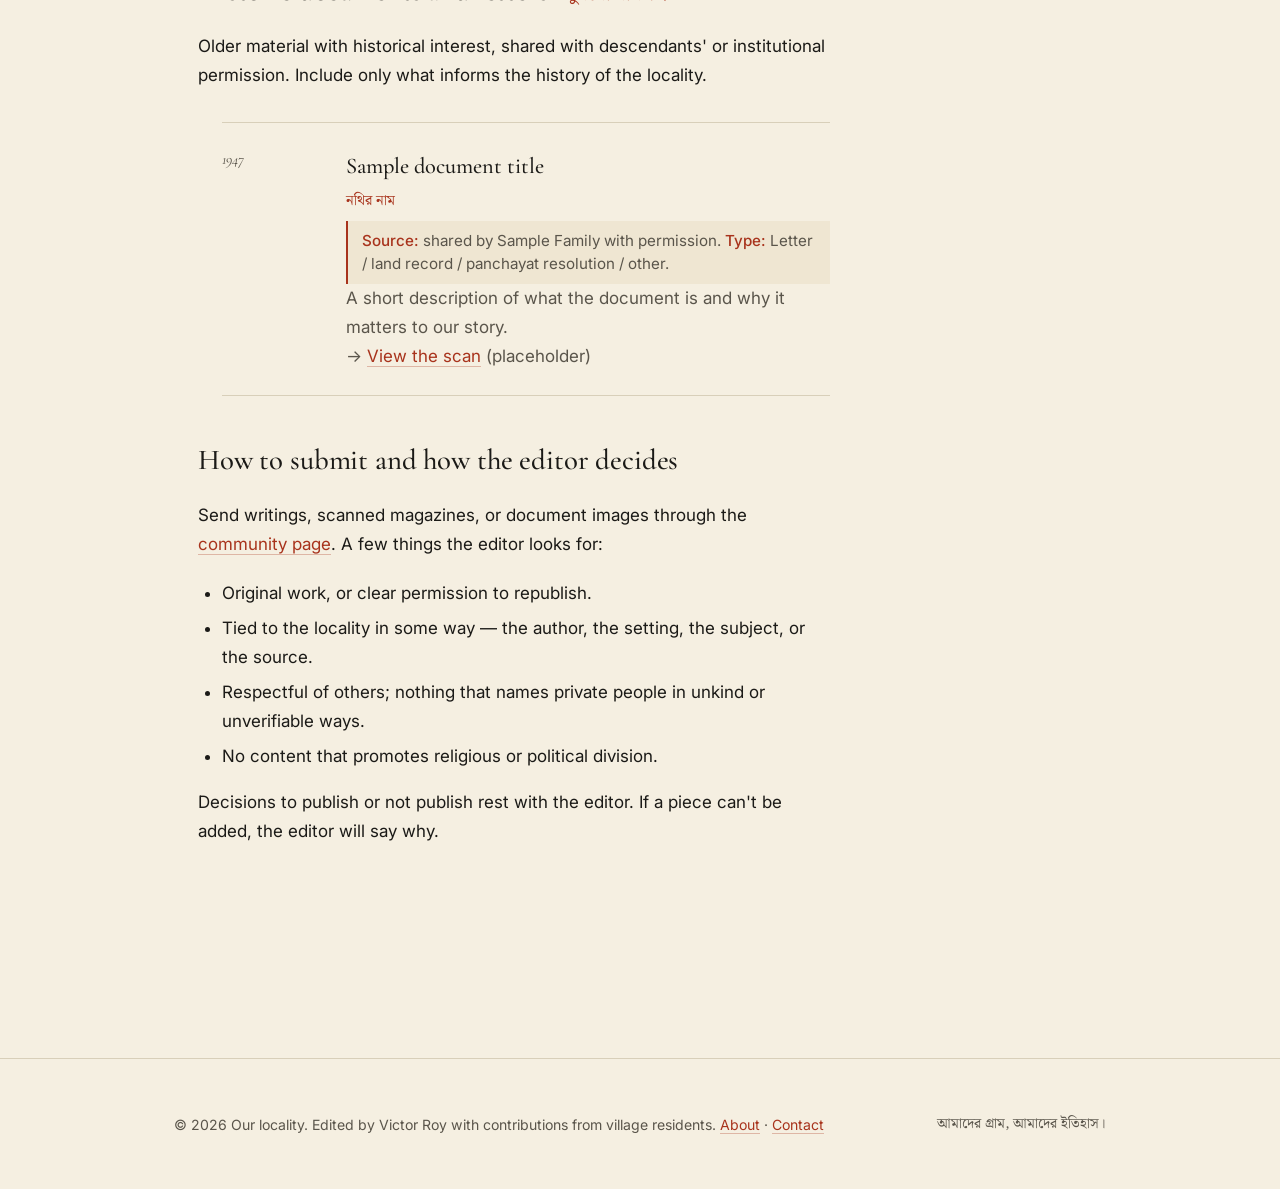
<file: writings.html>
<!DOCTYPE html>
<html lang="en">
<head>
<meta charset="UTF-8">
<meta name="viewport" content="width=device-width, initial-scale=1">
<title>Writings — Our locality</title>
<link rel="preconnect" href="https://fonts.googleapis.com">
<link rel="preconnect" href="https://fonts.gstatic.com" crossorigin>
<link href="https://fonts.googleapis.com/css2?family=Cormorant+Garamond:ital,wght@0,400;0,500;1,400&family=Inter:wght@400;500&family=Noto+Serif+Bengali:wght@400;500&display=swap" rel="stylesheet">
<link rel="stylesheet" href="css/style.css">
</head>
<body>

<header class="site-header">
  <div class="wrap">
    <h1 class="site-title">
      <a href="index.html">Our locality <span class="bangla">আমাদের এলাকা</span></a>
    </h1>
    <nav class="site-nav" aria-label="Primary">
      <ul>
        <li><a href="index.html">Home</a></li>
        <li><a href="history.html">History</a></li>
        <li><a href="people.html">People</a></li>
        <li><a href="writings.html" class="active">Writings</a></li>
        <li><a href="geography.html">Geography</a></li>
        <li><a href="services.html">Services</a></li>
        <li><a href="voter.html">Voter info</a></li>
        <li><a href="facts.html">Facts</a></li>
        <li><a href="interviews.html">Interviews</a></li>
        <li><a href="gallery.html">Gallery</a></li>
        <li><a href="community.html">Community</a></li>
      </ul>
    </nav>
  </div>
</header>

<main>

  <header class="page-head">
    <div class="wrap">
      <p class="page-eyebrow">রচনা</p>
      <h2 class="page-title">Writings from our locality</h2>
    </div>
  </header>

  <div class="wrap">
    <article class="prose">
<div class="wrap">
    <article class="prose">

      <p lang="bn" style="font-weight: 500;">
        আমাদের এলাকার সাথে জড়িত লেখালেখির একটি ছোট্ট লাইব্রেরি:
      </p>
      
      <ul style="font-family: var(--bangla); margin-bottom: 1.75rem; font-size: 1.1rem;">
        <li>অতীত ও বর্তমান বাসিন্দাদের লেখা কবিতা ও গল্প</li>
        <li>স্কুলের ম্যাগাজিনের আর্কাইভ করা সংখ্যা</li>
        <li>অনুমতি নিয়ে শেয়ার করা ঐতিহাসিক নথিপত্র</li>
      </ul>

      <div class="note" style="font-family: var(--bangla); font-size: 1rem; color: var(--ink);">
        <strong>বিশেষ দ্রষ্টব্য:</strong> এখানে প্রকাশিত প্রতিটি বিষয়ের জন্য সংশ্লিষ্ট লেখক বা স্বত্বাধিকারীর কাছ থেকে যথাযথ অনুমতি নেওয়া হয়েছে।
      </div>
      <p>
        A small library of writings tied to our locality: poems and stories by residents past and present, archived issues of school magazines, and historic documents shared with permission. Everything published here has been cleared with the author or rights-holder.
      </p>

      <h2>Original writings <span class="bangla-inline">নিজস্ব রচনা</span></h2>
      <p>
        Poems, short stories, essays, and reflections submitted by current or former residents.
      </p>

      <!-- EDIT: a sample poem displayed in full -->
      <h3> কবিতা <span class="bangla-inline">আহ্বান</span></h3>
      <div class="poem"> সন্ধ্যা নামে আলতো পায়ে গাঁয়ের চেনা পথে,
      চাঁদ ভেসেছে দীঘির জলে রূপালি এক রথে।
      প্রাচীন বটের নিঝুম মায়ায়, পাতার ওড়না ঘেঁষে,
      পুরনো সব মিষ্টি গল্প আসুক না ভালোবেসে।
        

<span class="poem-attribution">— V. Roy,(with help from AI), 23 June, 2026.</span></div>

      <p>For longer pieces, link out to a sub-page rather than printing them in full here. A short list of recent additions:</p>

      <ul class="entry-list">
        <li>
          <div class="entry-meta">Story · 2025</div>
          <div class="entry-body">
            <h3>Sample story title</h3>
            <span class="bangla">গল্পের নাম</span>
            <p class="remembered-for"><strong>Author:</strong> Sample author, published with permission.</p>
            <p>A one or two sentence teaser. "A story set on the day of the village fair, told from the point of view of a child watching the wrestlers." Replace with real content, and link to the full piece when ready.</p>
          </div>
        </li>
        <li>
          <div class="entry-meta">Essay · 2024</div>
          <div class="entry-body">
            <h3>Sample essay title</h3>
            <span class="bangla">প্রবন্ধের নাম</span>
            <p class="remembered-for"><strong>Author:</strong> Sample author, published with permission.</p>
            <p>A short summary of the essay's subject. Replace with real content.</p>
          </div>
        </li>
      </ul>

      <div class="aside-box">
        <span class="bangla">লেখা পাঠাতে চান?</span>
        <strong>Submit your own writing.</strong> Send poems, stories, or essays through the <a href="community.html">community form</a>. Tick the box confirming the work is your own and that you give permission to publish it. The editor will read every submission, and reply whether it can be added.
      </div>

      <h2>School magazines <span class="bangla-inline">স্কুল ম্যাগাজিন</span></h2>
      <p>
        Scanned issues of school publications, listed by school and year. Each issue is here with the school's permission. Where individual student authors could be reached, they were informed before publication.
      </p>

      <ul class="entry-list">
        <li>
          <div class="entry-meta">1987</div>
          <div class="entry-body">
            <h3>Sample school magazine name</h3>
            <span class="bangla">নমুনা স্কুল ম্যাগাজিন</span>
            <p class="remembered-for"><strong>School:</strong> Sample School Name. <strong>Issue:</strong> Annual issue, 1987.</p>
            <p>A short description of the magazine and what's in it. For example: "The school's first annual issue, with contributions from sixteen students of classes VIII to X. Includes a long essay on the 1971 floods by the then headmaster."</p>
            <p>&rarr; <a href="docs/sample-magazine-1987.pdf">Read the PDF</a> (placeholder link &mdash; replace with the real PDF once it is in the <code>docs/</code> folder)</p>
          </div>
        </li>
        <li>
          <div class="entry-meta">2003</div>
          <div class="entry-body">
            <h3>Another sample magazine</h3>
            <p class="remembered-for"><strong>School:</strong> Sample School Name. <strong>Issue:</strong> Silver jubilee issue, 2003.</p>
            <p>Replace with real content. A short description, the kind of writing inside, and the link to the PDF.</p>
          </div>
        </li>
      </ul>

      <div class="note">
        <strong>Permissions for school magazines.</strong> Before scanning and publishing any issue, get written permission from the current head of the school. For very recent issues (last two or three decades), inform individual student authors where you can reach them. Always credit the magazine name, year of publication, and original authors.
      </div>

      <h2>Historic documents and letters <span class="bangla-inline">পুরনো নথিপত্র</span></h2>
      <p>
        Older material with historical interest, shared with descendants' or institutional permission. Include only what informs the history of the locality.
      </p>

      <ul class="entry-list">
        <li>
          <div class="entry-meta">1947</div>
          <div class="entry-body">
            <h3>Sample document title</h3>
            <span class="bangla">নথির নাম</span>
            <p class="remembered-for"><strong>Source:</strong> shared by Sample Family with permission. <strong>Type:</strong> Letter / land record / panchayat resolution / other.</p>
            <p>A short description of what the document is and why it matters to our story.</p>
            <p>&rarr; <a href="docs/sample-document-1947.pdf">View the scan</a> (placeholder)</p>
          </div>
        </li>
      </ul>

      <h2>How to submit and how the editor decides</h2>
      <p>
        Send writings, scanned magazines, or document images through the <a href="community.html">community page</a>. A few things the editor looks for:
      </p>
      <ul>
        <li>Original work, or clear permission to republish.</li>
        <li>Tied to the locality in some way &mdash; the author, the setting, the subject, or the source.</li>
        <li>Respectful of others; nothing that names private people in unkind or unverifiable ways.</li>
        <li>No content that promotes religious or political division.</li>
      </ul>
      <p>
        Decisions to publish or not publish rest with the editor. If a piece can't be added, the editor will say why.
      </p>

    </article>
  </div>

</main>

<footer class="site-footer">
  <div class="wrap">
    <p>
      © <span id="year"></span> Our locality. Edited by Victor Roy with contributions from village residents.
      <a href="about.html">About</a> · <a href="mailto:YOUR_EMAIL_HERE@gmail.com">Contact</a>
    </p>
    <p class="bangla">আমাদের গ্রাম, আমাদের ইতিহাস।</p>
  </div>
</footer>
<script>document.getElementById('year').textContent = new Date().getFullYear();</script>

</body>
</html>
</file>
<file: css/style.css>
/* ============================================================
   STYLESHEET — Gangnapur & Gopinagar locality site
   ------------------------------------------------------------
   To change the colors of the whole site, edit the values
   inside the :root block below. Everything else inherits.
   ============================================================ */

:root {
  /* --- Palette --------------------------------------------- */
  --paper:      #F5EFE1;   /* main background, slightly aged */
  --paper-warm: #EFE6D2;   /* secondary surfaces */
  --surface:   #FFFFFF;    /* cards */
  --ink:       #1B1A17;    /* primary text */
  --ink-muted: #5A554B;    /* secondary text */
  --rule:      #D8CFB9;    /* hairline dividers */
  --alta:      #A8331C;    /* primary accent — Bengali alta red */
  --peacock:   #1E5F5C;    /* secondary accent — peacock teal */
  --gold:      #B98A2A;    /* tertiary accent — marigold */

  /* --- Type ----------------------------------------------- */
  --display:   "Cormorant Garamond", "Noto Serif Bengali", Georgia, serif;
  --bangla:    "Noto Serif Bengali", "Cormorant Garamond", serif;
  --body:      "Inter", system-ui, -apple-system, "Segoe UI", sans-serif;

  /* --- Spacing -------------------------------------------- */
  --max-width: 980px;
  --gutter:    1.5rem;
}

/* ============================================================
   Reset & base
   ============================================================ */
*, *::before, *::after { box-sizing: border-box; }
html { -webkit-text-size-adjust: 100%; }
body {
  margin: 0;
  background: var(--paper);
  color: var(--ink);
  font-family: var(--body);
  font-size: 17px;
  line-height: 1.7;
  -webkit-font-smoothing: antialiased;
  text-rendering: optimizeLegibility;
}
img { max-width: 100%; height: auto; display: block; }
a { color: var(--alta); text-decoration: none; border-bottom: 1px solid rgba(168, 51, 28, 0.3); transition: border-color .15s; }
a:hover { border-bottom-color: var(--alta); }

/* ============================================================
   Layout
   ============================================================ */
.wrap {
  max-width: var(--max-width);
  margin: 0 auto;
  padding: 0 var(--gutter);
}

/* ============================================================
   Header & navigation
   ============================================================ */
.site-header {
  padding: 2rem 0 1.25rem;
  border-bottom: 1px solid var(--rule);
}
.site-header .wrap {
  display: flex;
  flex-direction: column;
  gap: 1rem;
}
.site-title {
  font-family: var(--display);
  font-size: clamp(1.5rem, 3.5vw, 1.9rem);
  font-weight: 500;
  letter-spacing: -0.01em;
  margin: 0;
  line-height: 1.1;
}
.site-title .bangla {
  font-family: var(--bangla);
  display: block;
  font-size: 0.85em;
  font-weight: 400;
  color: var(--ink-muted);
  margin-top: 0.15rem;
}
.site-title a { color: var(--ink); border: none; }

.site-nav ul {
  list-style: none;
  margin: 0;
  padding: 0;
  display: flex;
  flex-wrap: wrap;
  gap: 0.25rem 1.25rem;
  font-size: 0.92rem;
}
.site-nav a {
  color: var(--ink-muted);
  border: none;
  padding: 0.15rem 0;
  border-bottom: 1px solid transparent;
}
.site-nav a:hover,
.site-nav a.active {
  color: var(--ink);
  border-bottom-color: var(--alta);
}

/* ============================================================
   Hero (homepage)
   ============================================================ */
/* Hero banner map */
.hero-map {
  margin: 0;
  padding: 1.5rem 0 0;
  background: var(--paper);
}
.hero-map-inner {
  max-width: 1180px;
  margin: 0 auto;
  padding: 0 var(--gutter);
}
.hero-map img {
  display: block;
  width: 100%;
  height: auto;
  border: 1px solid var(--rule);
}
.hero-map figcaption {
  font-family: var(--display);
  font-style: italic;
  font-size: 0.95rem;
  color: var(--ink-muted);
  text-align: center;
  margin-top: 0.75rem;
}
@media (max-width: 600px) {
  .hero-map { padding-top: 1rem; }
  .hero-map figcaption { font-size: 0.85rem; }
}
.hero {
  padding: 4rem 0 3rem;
  border-bottom: 1px solid var(--rule);
}
.hero-eyebrow {
  font-family: var(--bangla);
  font-size: 1rem;
  color: var(--alta);
  letter-spacing: 0.02em;
  margin: 0 0 0.5rem;
}
.hero-title {
  font-family: var(--display);
  font-size: clamp(2.4rem, 6vw, 4rem);
  line-height: 1.05;
  font-weight: 500;
  margin: 0 0 0.5rem;
  letter-spacing: -0.015em;
}
.hero-title .bangla {
  font-family: var(--bangla);
  display: block;
  font-size: 0.75em;
  font-weight: 400;
  color: var(--ink-muted);
  margin-top: 0.2rem;
}
.hero-lede {
  font-family: var(--display);
  font-style: italic;
  font-size: clamp(1.15rem, 2vw, 1.4rem);
  color: var(--ink-muted);
  max-width: 620px;
  margin: 1.25rem 0 0;
  line-height: 1.5;
}
.hero-lede .bangla {
  font-family: var(--bangla);
  font-style: normal;
  display: block;
  margin-top: 0.6rem;
  color: var(--alta);
  font-size: 0.95em;
}

/* ============================================================
   Page header (sub-pages)
   ============================================================ */
.page-head {
  padding: 3rem 0 1.5rem;
  border-bottom: 1px solid var(--rule);
}
.page-eyebrow {
  font-family: var(--bangla);
  font-size: 0.95rem;
  color: var(--alta);
  margin: 0 0 0.4rem;
  letter-spacing: 0.01em;
}
.page-title {
  font-family: var(--display);
  font-size: clamp(2rem, 4.5vw, 3rem);
  font-weight: 500;
  line-height: 1.1;
  margin: 0;
  letter-spacing: -0.01em;
}

/* ============================================================
   Ornament — alpana-inspired SVG section divider
   ============================================================ */
.ornament {
  display: flex;
  align-items: center;
  justify-content: center;
  margin: 3rem 0;
  color: var(--alta);
  opacity: 0.7;
}
.ornament svg { width: 64px; height: 18px; }

/* ============================================================
   Section grid (homepage cards)
   ============================================================ */
.section-grid {
  display: grid;
  grid-template-columns: repeat(auto-fit, minmax(240px, 1fr));
  gap: 1.25rem;
  margin: 2.5rem 0;
}
.section-card {
  background: var(--surface);
  border: 1px solid var(--rule);
  padding: 1.5rem 1.5rem 1.75rem;
  transition: border-color .2s, transform .2s;
  border-bottom: 3px solid var(--rule);
}
.section-card:hover {
  border-color: var(--ink-muted);
  border-bottom-color: var(--alta);
  transform: translateY(-2px);
}
.section-card a {
  color: var(--ink);
  border: none;
}
.section-card .bangla {
  font-family: var(--bangla);
  font-size: 0.85rem;
  color: var(--alta);
  display: block;
  margin-bottom: 0.4rem;
}
.section-card h3 {
  font-family: var(--display);
  font-size: 1.5rem;
  font-weight: 500;
  margin: 0 0 0.5rem;
  letter-spacing: -0.005em;
}
.section-card p {
  font-size: 0.95rem;
  color: var(--ink-muted);
  margin: 0;
  line-height: 1.55;
}

/* ============================================================
   Long-form prose (article pages)
   ============================================================ */
.prose {
  padding: 2.5rem 0 4rem;
  max-width: 680px;
}
.prose p {
  margin: 0 0 1.25rem;
}
.prose h2 {
  font-family: var(--display);
  font-size: 1.8rem;
  font-weight: 500;
  margin: 2.5rem 0 1rem;
  letter-spacing: -0.005em;
}
.prose h3 {
  font-family: var(--display);
  font-size: 1.35rem;
  font-weight: 500;
  margin: 2rem 0 0.75rem;
}
.prose blockquote {
  border-left: 3px solid var(--alta);
  margin: 1.5rem 0;
  padding: 0.25rem 0 0.25rem 1.25rem;
  font-family: var(--display);
  font-style: italic;
  font-size: 1.15rem;
  color: var(--ink-muted);
}
.prose ul, .prose ol { padding-left: 1.5rem; }
.prose li { margin-bottom: 0.4rem; }

/* Inline pull-out box for "did you know" etc. */
.aside-box {
  background: var(--paper-warm);
  padding: 1.25rem 1.5rem;
  margin: 1.75rem 0;
  border-left: 3px solid var(--peacock);
}
.aside-box .bangla {
  font-family: var(--bangla);
  color: var(--peacock);
  font-size: 0.9rem;
  display: block;
  margin-bottom: 0.25rem;
}

/* "Remembered for" line inside an entry */
.remembered-for {
  background: var(--paper-warm);
  padding: 0.55rem 0.9rem;
  margin: 0.5rem 0 0.75rem;
  border-left: 2px solid var(--alta);
  font-size: 0.95rem;
  color: var(--ink);
  line-height: 1.5;
}
.remembered-for strong {
  color: var(--alta);
  font-weight: 500;
}

/* Inline Bengali label next to an English heading (h2, h3) */
.bangla-inline {
  font-family: var(--bangla);
  font-weight: 400;
  font-size: 0.7em;
  color: var(--alta);
  margin-left: 0.5rem;
  letter-spacing: 0;
}

/* Poem display block on the Writings page */
.poem {
  background: var(--paper-warm);
  padding: 1.5rem 1.75rem;
  margin: 1.5rem 0;
  border-left: 3px solid var(--peacock);
  font-family: var(--bangla), var(--display);
  font-size: 1.15rem;
  line-height: 1.9;
  white-space: pre-wrap;
  color: var(--ink);
}
.poem .poem-attribution {
  display: block;
  font-family: var(--body);
  font-size: 0.85rem;
  color: var(--ink-muted);
  margin-top: 1rem;
  text-align: right;
  white-space: normal;
}
p[lang = "bn"],
.lang-block[data-lang="bn"] p {
  font-family: var(--bangla);
  font-size: 1.24em;
  line-height: 1.85;
}


/* ============================================================
   Person / place card list
   ============================================================ */
.entry-list {
  list-style: none;
  margin: 2rem 0;
  padding: 0;
}
.entry-list > li {
  display: grid;
  grid-template-columns: 100px 1fr;
  gap: 1.5rem;
  padding: 1.5rem 0;
  border-top: 1px solid var(--rule);
  align-items: start;
}
.entry-list > li:last-child {
  border-bottom: 1px solid var(--rule);
}
.entry-meta {
  font-family: var(--display);
  font-size: 0.95rem;
  color: var(--ink-muted);
  font-style: italic;
}
.entry-body h3 {
  font-family: var(--display);
  font-size: 1.4rem;
  font-weight: 500;
  margin: 0 0 0.25rem;
}
.entry-body .bangla {
  font-family: var(--bangla);
  font-size: 0.9rem;
  color: var(--alta);
  display: block;
  margin-bottom: 0.5rem;
}
.entry-body p {
  margin: 0;
  color: var(--ink-muted);
}

/* ============================================================
   Form (community submissions)
   ============================================================ */
.form-card {
  background: var(--surface);
  border: 1px solid var(--rule);
  padding: 2rem;
  margin: 2rem 0;
}
.form-card .field {
  display: flex;
  flex-direction: column;
  margin-bottom: 1.25rem;
}
.form-card label {
  font-size: 0.85rem;
  text-transform: uppercase;
  letter-spacing: 0.08em;
  color: var(--ink-muted);
  margin-bottom: 0.4rem;
  font-weight: 500;
}
.form-card input,
.form-card select,
.form-card textarea {
  font-family: var(--body);
  font-size: 1rem;
  padding: 0.7rem 0.85rem;
  background: var(--paper);
  border: 1px solid var(--rule);
  color: var(--ink);
  border-radius: 0;
  width: 100%;
}
.form-card input:focus,
.form-card select:focus,
.form-card textarea:focus {
  outline: 2px solid var(--peacock);
  outline-offset: 1px;
  border-color: var(--peacock);
}
.form-card textarea { min-height: 140px; resize: vertical; }
.form-card button {
  font-family: var(--body);
  font-size: 1rem;
  background: var(--ink);
  color: var(--paper);
  border: none;
  padding: 0.85rem 2rem;
  cursor: pointer;
  letter-spacing: 0.02em;
  transition: background .15s;
}
.form-card button:hover { background: var(--alta); }

.note {
  background: var(--paper-warm);
  border-left: 3px solid var(--gold);
  padding: 1rem 1.25rem;
  margin: 1.5rem 0;
  font-size: 0.9rem;
  color: var(--ink-muted);
}

/* Google Form iframe wrapper */
.form-embed {
  background: var(--surface);
  border: 1px solid var(--rule);
  margin: 2rem 0;
  padding: 0.5rem;
  overflow: hidden;
}
.form-embed iframe {
  width: 100%;
  display: block;
  background: var(--surface);
}

/* ============================================================
   Footer
   ============================================================ */
.site-footer {
  margin-top: 4rem;
  padding: 2.5rem 0;
  border-top: 1px solid var(--rule);
  font-size: 0.88rem;
  color: var(--ink-muted);
}
.site-footer .wrap {
  display: flex;
  justify-content: space-between;
  flex-wrap: wrap;
  gap: 1rem;
}
.site-footer .bangla { font-family: var(--bangla); }

/* ============================================================
   Responsive
   ============================================================ */
@media (max-width: 600px) {
  .entry-list > li {
    grid-template-columns: 1fr;
    gap: 0.5rem;
  }
  .form-card { padding: 1.5rem 1.25rem; }
  .hero { padding: 2.5rem 0 2rem; }
  .prose { padding: 1.5rem 0 3rem; }
}

/* ============================================================
   Accessibility — focus visibility & reduced motion
   ============================================================ */
:focus-visible {
  outline: 2px solid var(--peacock);
  outline-offset: 2px;
}
@media (prefers-reduced-motion: reduce) {
  *, *::before, *::after { transition: none !important; }
  .section-card:hover { transform: none; }
}

/* New addition for bengali english toggle */
.lang-toggle {
  display: inline-flex;
  gap: 0.5rem;
  margin: 1.5rem 0 2rem;
  border: 1px solid currentColor;
  border-radius: 999px;
  padding: 0.25rem;
}
.lang-toggle button {
  font-family: inherit;
  font-size: 0.95rem;
  border: none;
  background: none;
  padding: 0.4rem 1.1rem;
  border-radius: 999px;
  cursor: pointer;
  color: inherit;
  opacity: 0.6;
}

.lang-toggle button[aria-pressed="true"] {
  background: var(--alta);
  color: #fff;
  opacity: 1;
}
.lang-block[hidden] {
  display: none;
}
</file>
